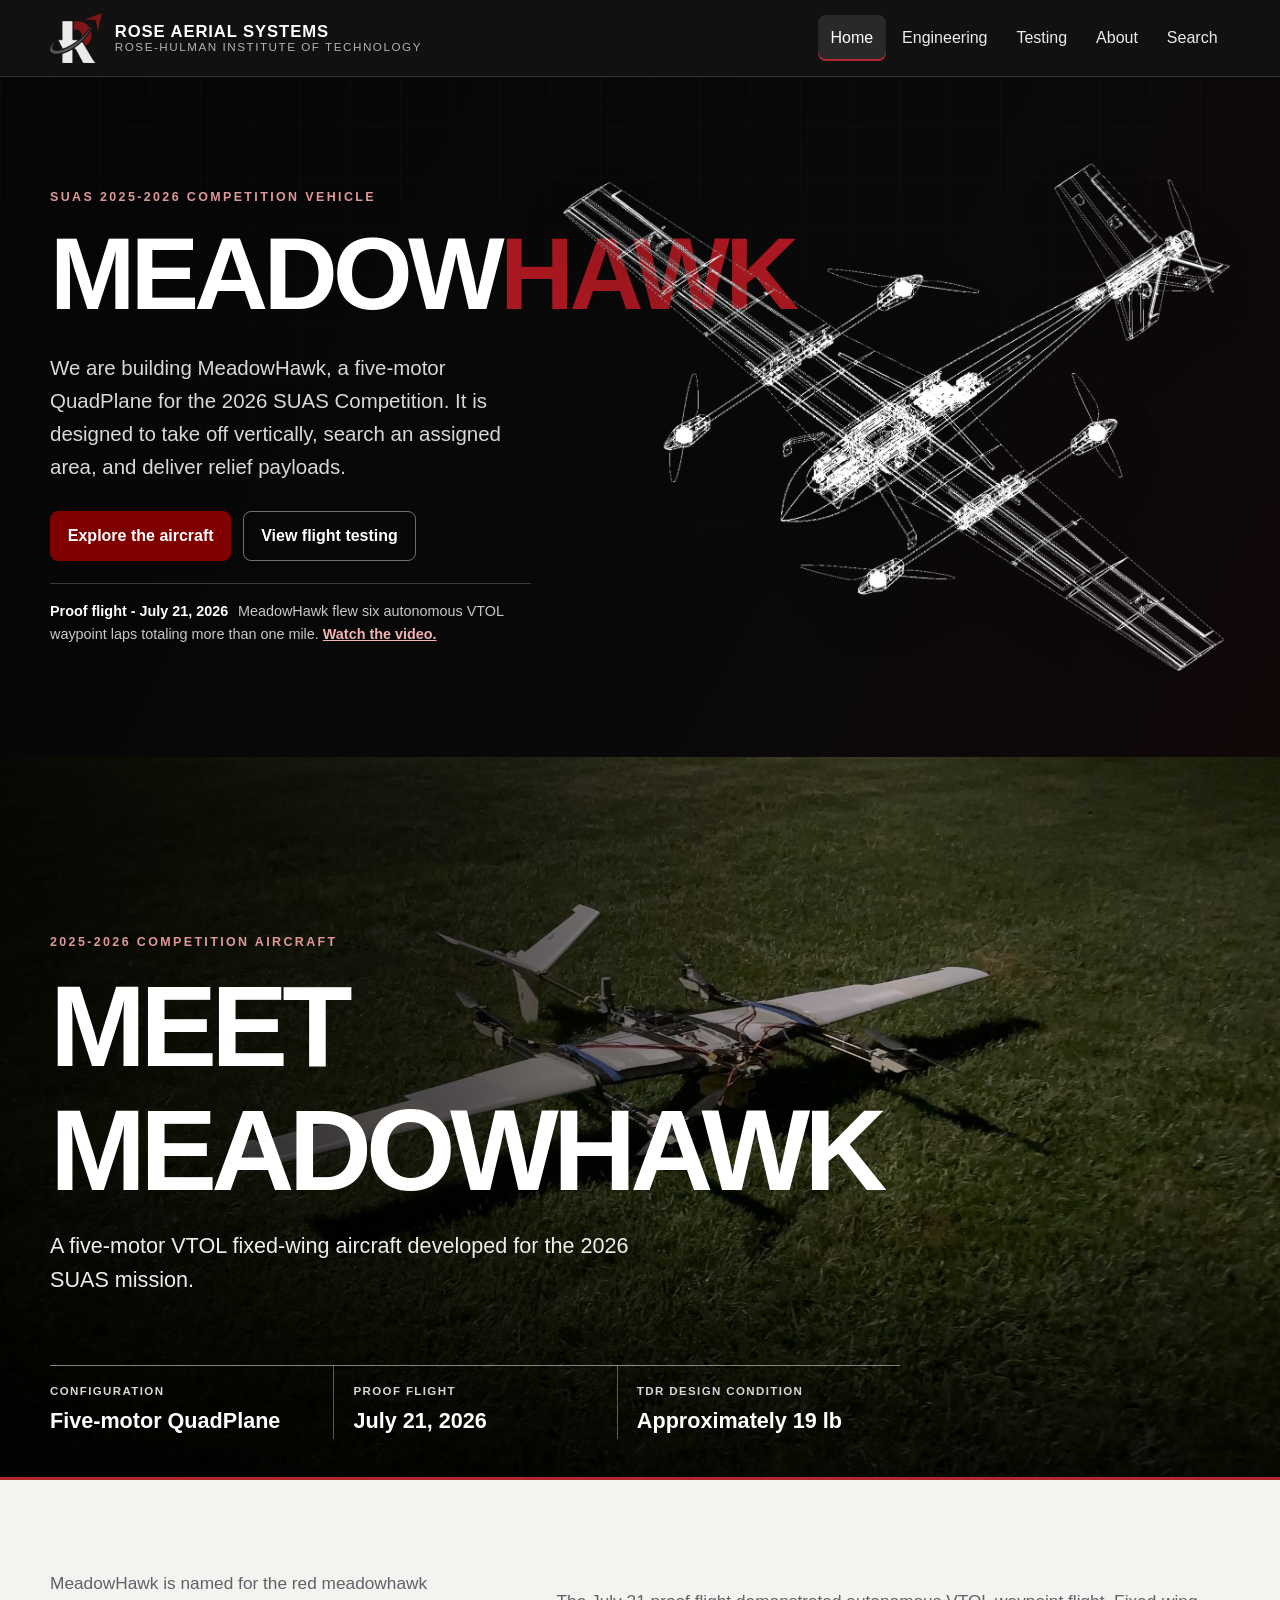
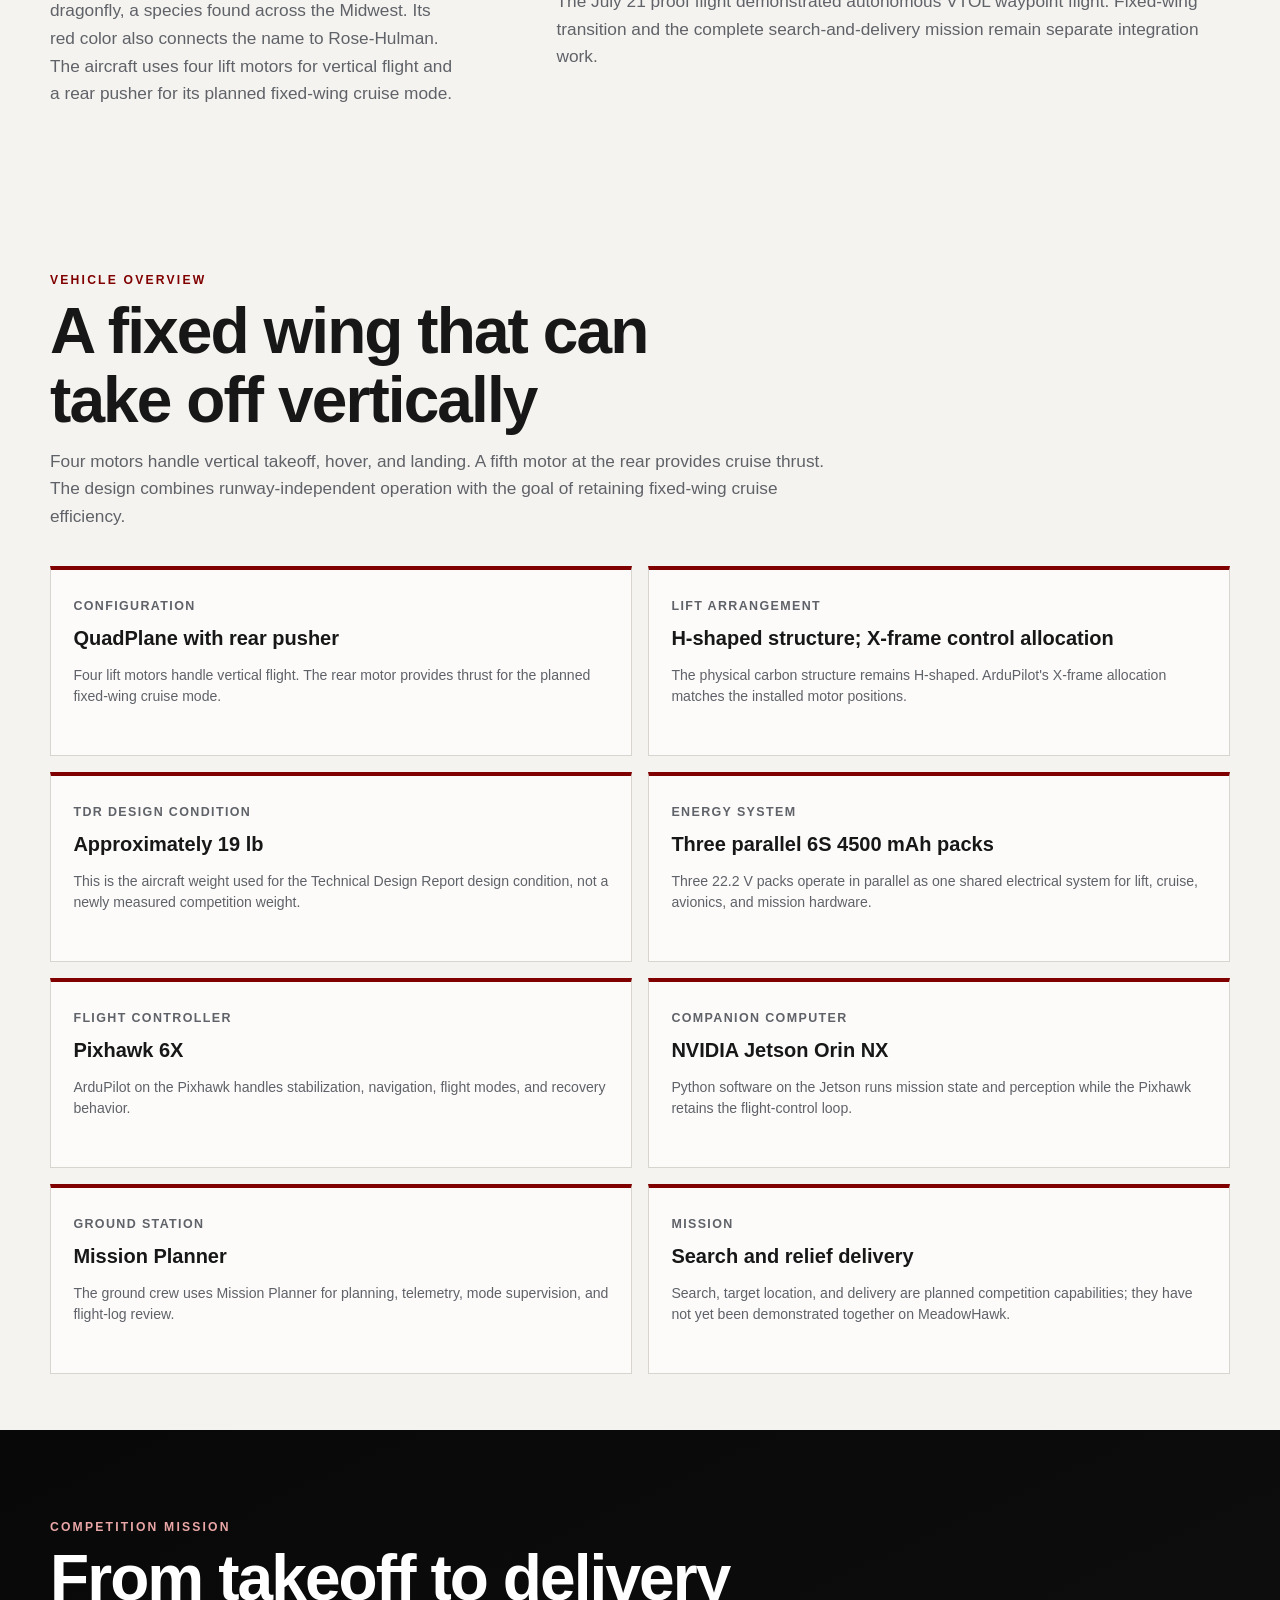
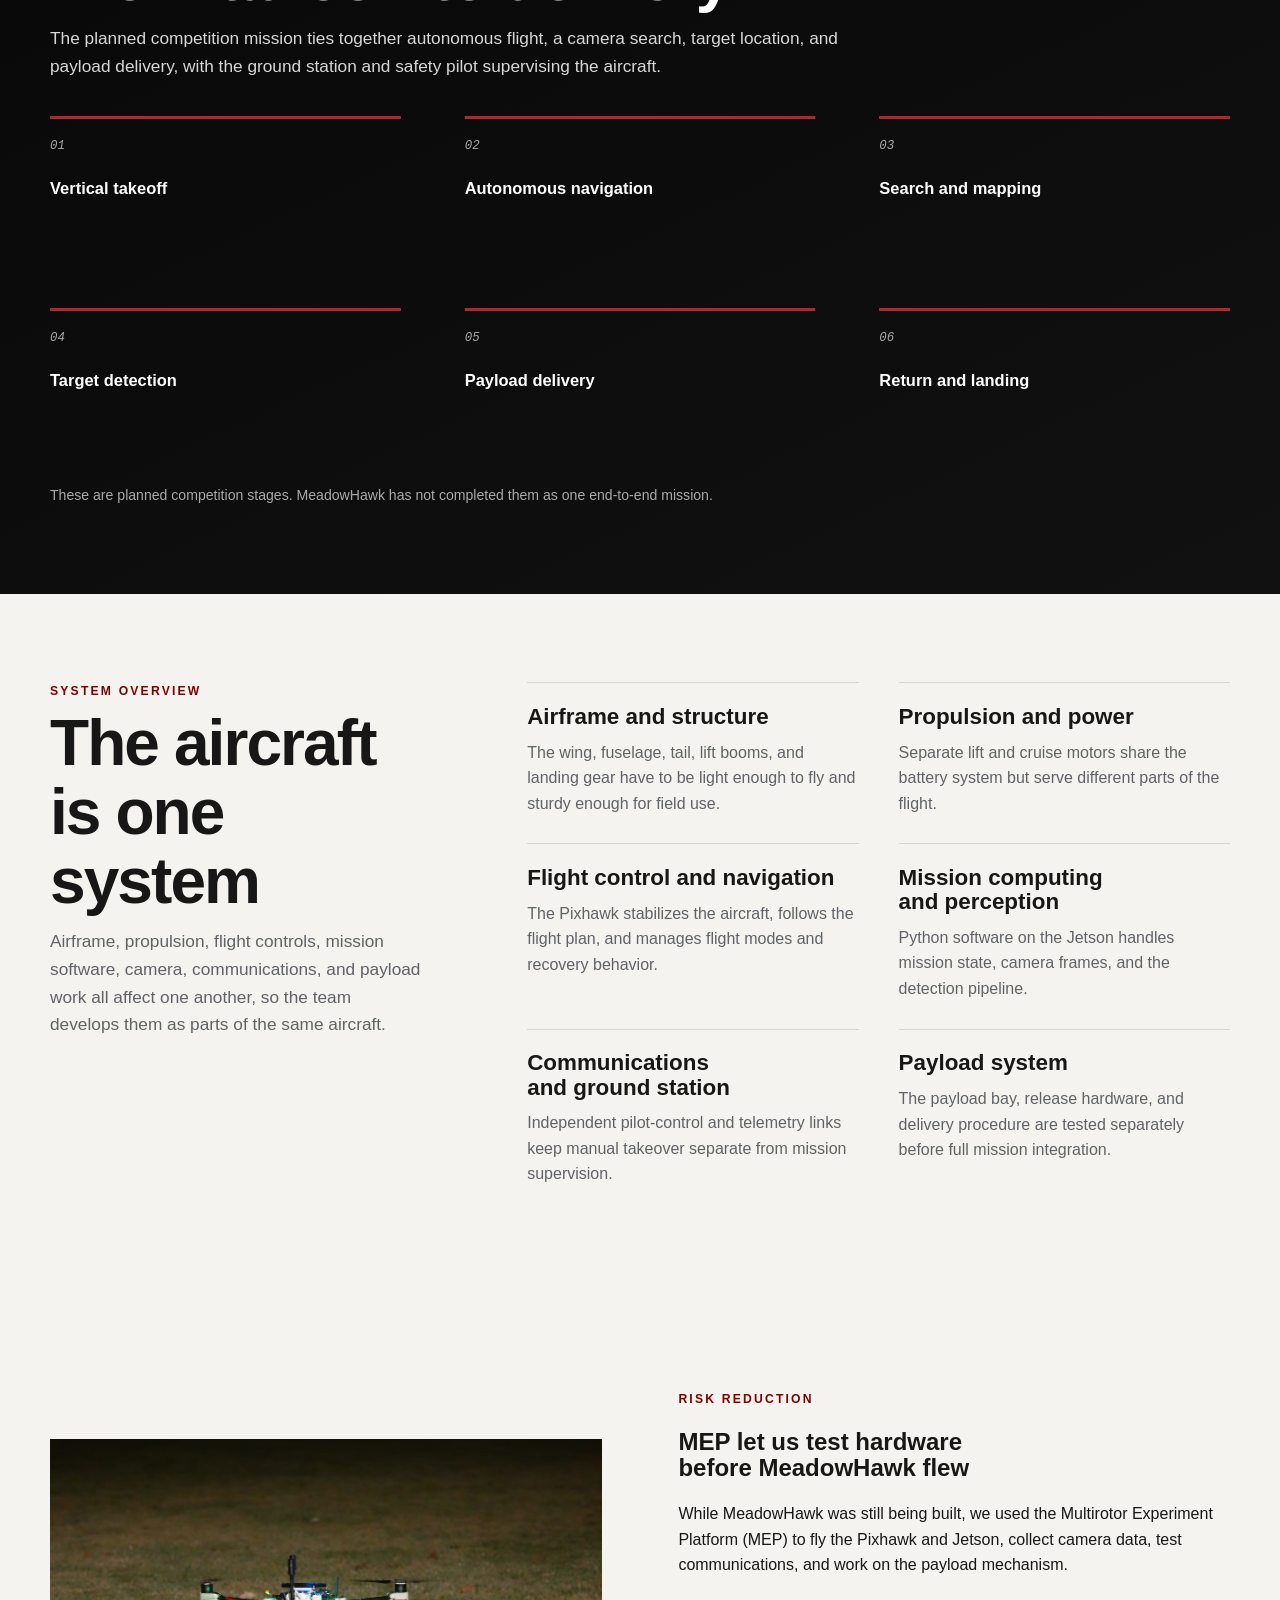
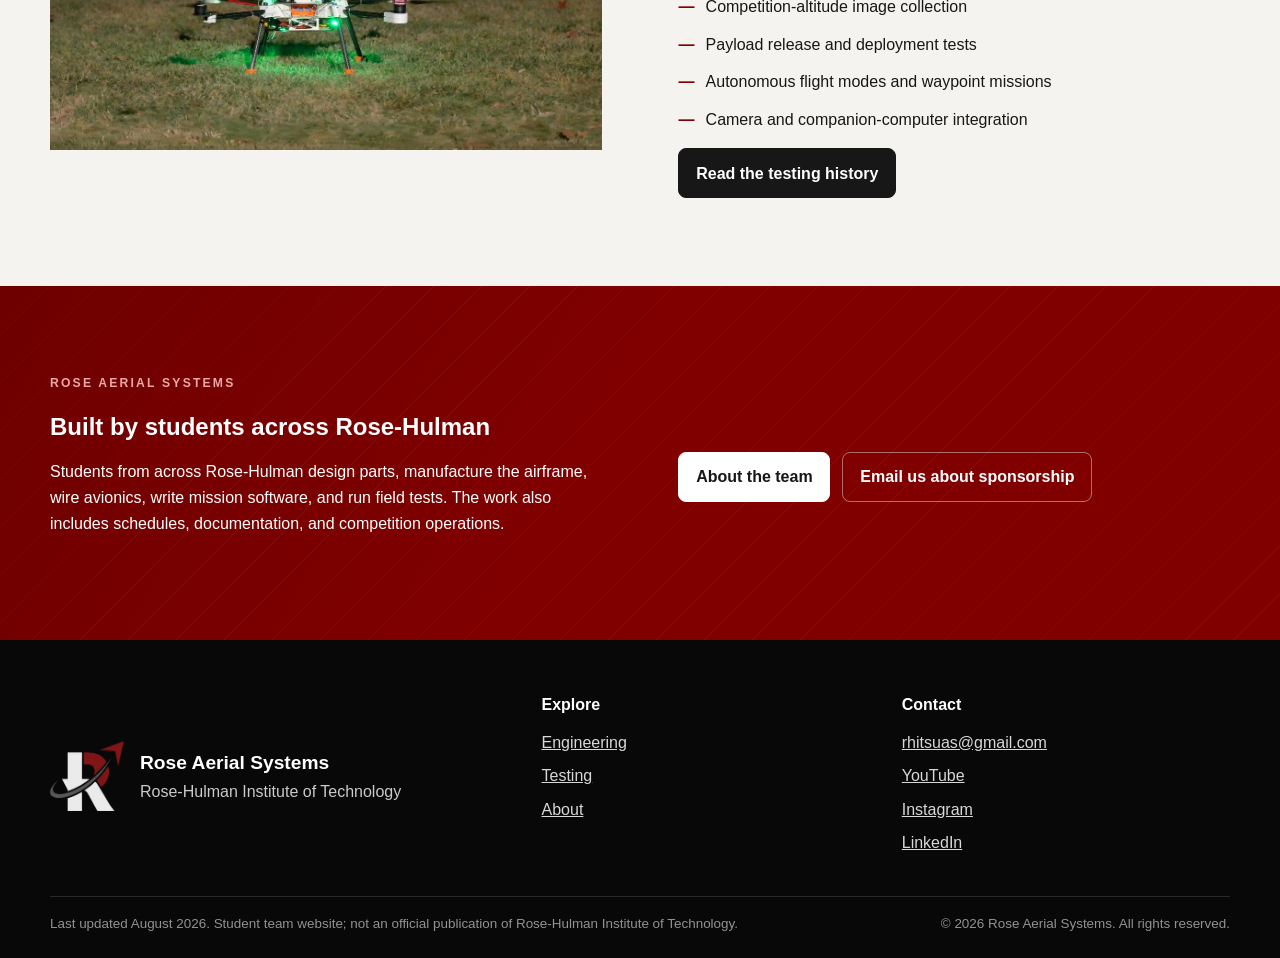
<file: index.html>
<!doctype html>
<html lang="en">
<head>
  <meta charset="utf-8">
  <meta name="viewport" content="width=device-width, initial-scale=1">
  <meta name="description" content="Rose Aerial Systems is Rose-Hulman Institute of Technology's student research and competition team for unmanned aircraft and autonomous flight.">
  <meta name="theme-color" content="#080808">
  <title>Rose Aerial Systems | MeadowHawk</title>
  <link rel="icon" href="assets/img/favicon.png">
  <link rel="manifest" href="site.webmanifest">
  <link rel="stylesheet" href="assets/css/styles.css?v=20260808d">
  <script src="assets/js/config.js?v=20260808d" defer></script>
  <script src="assets/js/site.js?v=20260808d" defer></script>
</head>
<body data-page="home">
  <a class="skip-link" href="#main-content">Skip to main content</a>

  <header class="site-header">
    <div class="header-inner">
      <a class="brand" href="index.html" aria-label="Rose Aerial Systems home">
        <img src="assets/img/logo-mark.png" alt="" width="52" height="49">
        <span class="brand-text">
          <strong>Rose Aerial Systems</strong>
          <span>Rose-Hulman Institute of Technology</span>
        </span>
      </a>
      <button class="nav-toggle" type="button" aria-expanded="false" aria-controls="main-navigation" data-nav-toggle>Menu</button>
      <nav class="main-nav" id="main-navigation" aria-label="Primary" data-main-nav>
        <a href="index.html" data-nav="home">Home</a>
        <a href="engineering.html" data-nav="engineering">Engineering</a>
        <a href="testing.html" data-nav="testing">Testing</a>
        <a href="team.html" data-nav="team">About</a>
        <button class="search-button" type="button" data-open-search aria-label="Search this website" aria-keyshortcuts="/" title="Search this website (press /)">Search</button>
      </nav>
    </div>
  </header>

  <main id="main-content">
    <section class="hero" aria-labelledby="hero-title">
      <div class="hero-inner">
        <div class="hero-copy">
          <p class="eyebrow">SUAS <span data-config="season">2025-2026</span> Competition Vehicle</p>
          <h1 id="hero-title">Meadow<span class="accent">Hawk</span></h1>
          <p class="hero-lede">We are building MeadowHawk, a five-motor QuadPlane for the 2026 SUAS Competition. It is designed to take off vertically, search an assigned area, and deliver relief payloads.</p>
          <div class="hero-actions">
            <a class="button" href="engineering.html">Explore the aircraft</a>
            <a class="button secondary" href="testing.html#proof-flight">View flight testing</a>
          </div>
          <p class="hero-proof"><strong>Proof flight - July 21, 2026</strong> MeadowHawk flew six autonomous VTOL waypoint laps totaling more than one mile. <a href="#" data-config-href="proofFlightUrl" data-optional-link hidden>Watch the video.</a></p>
        </div>
        <div class="hero-art">
          <img src="assets/img/aircraft-wireframe.png" alt="CAD wireframe view of the MeadowHawk VTOL fixed-wing aircraft" width="1455" height="1107">
        </div>
      </div>
    </section>

    <section class="vehicle-story" id="meadowhawk" aria-labelledby="meadowhawk-title">
      <div class="vehicle-spread">
        <img src="assets/img/meadowhawk-field-spread.jpg" alt="MeadowHawk fully assembled on a grass field during nighttime testing" width="1920" height="1080" loading="eager">
        <div class="vehicle-spread-shade" aria-hidden="true"></div>
        <div class="vehicle-spread-heading">
          <p class="eyebrow">2025-2026 competition aircraft</p>
          <h2 id="meadowhawk-title">Meet MeadowHawk</h2>
          <p>A five-motor VTOL fixed-wing aircraft developed for the 2026 SUAS mission.</p>
        </div>
        <dl class="vehicle-spread-facts">
          <div><dt>Configuration</dt><dd>Five-motor QuadPlane</dd></div>
          <div><dt>Proof flight</dt><dd>July 21, 2026</dd></div>
          <div><dt>TDR design condition</dt><dd>Approximately 19 lb</dd></div>
        </dl>
      </div>
      <div class="container vehicle-intro">
        <p>MeadowHawk is named for the red meadowhawk dragonfly, a species found across the Midwest. Its red color also connects the name to Rose-Hulman. The aircraft uses four lift motors for vertical flight and a rear pusher for its planned fixed-wing cruise mode.</p>
        <p>The July 21 proof flight demonstrated autonomous VTOL waypoint flight. Fixed-wing transition and the complete search-and-delivery mission remain separate integration work.</p>
      </div>
    </section>

    <section class="section compact" id="aircraft" aria-labelledby="aircraft-title">
      <div class="container">
        <div class="section-heading">
          <span class="kicker">Vehicle overview</span>
          <h2 id="aircraft-title">A fixed wing that can take off vertically</h2>
          <p>Four motors handle vertical takeoff, hover, and landing. A fifth motor at the rear provides cruise thrust. The design combines runway-independent operation with the goal of retaining fixed-wing cruise efficiency.</p>
        </div>
        <div class="spec-grid">
          <article class="spec" tabindex="0">
            <span class="spec-label">Configuration</span><strong class="spec-value">QuadPlane with rear pusher</strong>
            <p class="spec-detail">Four lift motors handle vertical flight. The rear motor provides thrust for the planned fixed-wing cruise mode.</p>
          </article>
          <article class="spec" tabindex="0">
            <span class="spec-label">Lift arrangement</span><strong class="spec-value">H-shaped structure; X-frame control allocation</strong>
            <p class="spec-detail">The physical carbon structure remains H-shaped. ArduPilot's X-frame allocation matches the installed motor positions.</p>
          </article>
          <article class="spec" tabindex="0">
            <span class="spec-label">TDR design condition</span><strong class="spec-value" data-config="designWeight">Approximately 19 lb</strong>
            <p class="spec-detail">This is the aircraft weight used for the Technical Design Report design condition, not a newly measured competition weight.</p>
          </article>
          <article class="spec" tabindex="0">
            <span class="spec-label">Energy system</span><strong class="spec-value">Three parallel 6S 4500 mAh packs</strong>
            <p class="spec-detail">Three 22.2 V packs operate in parallel as one shared electrical system for lift, cruise, avionics, and mission hardware.</p>
          </article>
          <article class="spec" tabindex="0">
            <span class="spec-label">Flight controller</span><strong class="spec-value">Pixhawk 6X</strong>
            <p class="spec-detail">ArduPilot on the Pixhawk handles stabilization, navigation, flight modes, and recovery behavior.</p>
          </article>
          <article class="spec" tabindex="0">
            <span class="spec-label">Companion computer</span><strong class="spec-value">NVIDIA Jetson Orin NX</strong>
            <p class="spec-detail">Python software on the Jetson runs mission state and perception while the Pixhawk retains the flight-control loop.</p>
          </article>
          <article class="spec" tabindex="0">
            <span class="spec-label">Ground station</span><strong class="spec-value">Mission Planner</strong>
            <p class="spec-detail">The ground crew uses Mission Planner for planning, telemetry, mode supervision, and flight-log review.</p>
          </article>
          <article class="spec" tabindex="0">
            <span class="spec-label">Mission</span><strong class="spec-value">Search and relief delivery</strong>
            <p class="spec-detail">Search, target location, and delivery are planned competition capabilities; they have not yet been demonstrated together on MeadowHawk.</p>
          </article>
        </div>
      </div>
    </section>

    <section class="section dark" id="mission" aria-labelledby="mission-title">
      <div class="container">
        <div class="section-heading">
          <span class="kicker">Competition mission</span>
          <h2 id="mission-title">From takeoff to delivery</h2>
          <p>The planned competition mission ties together autonomous flight, a camera search, target location, and payload delivery, with the ground station and safety pilot supervising the aircraft.</p>
        </div>
        <ol class="mission-flow" aria-label="Planned competition mission stages">
          <li class="mission-step" tabindex="0"><span class="mission-number">01</span><strong>Vertical takeoff</strong><p>Launch and climb under QuadPlane VTOL control.</p></li>
          <li class="mission-step" tabindex="0"><span class="mission-number">02</span><strong>Autonomous navigation</strong><p>Follow the planned waypoint route under safety-pilot supervision.</p></li>
          <li class="mission-step" tabindex="0"><span class="mission-number">03</span><strong>Search and mapping</strong><p>Enter the assigned area and collect mission imagery.</p></li>
          <li class="mission-step" tabindex="0"><span class="mission-number">04</span><strong>Target detection</strong><p>Process imagery and estimate the target's location.</p></li>
          <li class="mission-step" tabindex="0"><span class="mission-number">05</span><strong>Payload delivery</strong><p>Navigate to the delivery point and command the selected release.</p></li>
          <li class="mission-step" tabindex="0"><span class="mission-number">06</span><strong>Return and landing</strong><p>Return home and recover in vertical flight.</p></li>
        </ol>
        <p class="mission-note">These are planned competition stages. MeadowHawk has not completed them as one end-to-end mission.</p>
      </div>
    </section>

    <section class="section" aria-labelledby="systems-title">
      <div class="container systems-layout">
        <div class="section-heading">
          <span class="kicker">System overview</span>
          <h2 id="systems-title">The aircraft is one system</h2>
          <p>Airframe, propulsion, flight controls, mission software, camera, communications, and payload work all affect one another, so the team develops them as parts of the same aircraft.</p>
        </div>
        <div class="systems-grid">
          <article class="system-item">
            <a href="engineering.html#airframe"><h3>Airframe and structure</h3></a>
            <p>The wing, fuselage, tail, lift booms, and landing gear have to be light enough to fly and sturdy enough for field use.</p>
          </article>
          <article class="system-item">
            <a href="engineering.html#propulsion"><h3>Propulsion and power</h3></a>
            <p>Separate lift and cruise motors share the battery system but serve different parts of the flight.</p>
          </article>
          <article class="system-item">
            <a href="engineering.html#flight-control"><h3>Flight control and navigation</h3></a>
            <p>The Pixhawk stabilizes the aircraft, follows the flight plan, and manages flight modes and recovery behavior.</p>
          </article>
          <article class="system-item">
            <a href="engineering.html#mission-computing"><h3>Mission computing and perception</h3></a>
            <p>Python software on the Jetson handles mission state, camera frames, and the detection pipeline.</p>
          </article>
          <article class="system-item">
            <a href="engineering.html#communications"><h3>Communications and ground station</h3></a>
            <p>Independent pilot-control and telemetry links keep manual takeover separate from mission supervision.</p>
          </article>
          <article class="system-item">
            <a href="engineering.html#payload"><h3>Payload system</h3></a>
            <p>The payload bay, release hardware, and delivery procedure are tested separately before full mission integration.</p>
          </article>
        </div>
      </div>
    </section>

    <section class="section" aria-labelledby="evidence-title">
      <div class="container split">
        <div class="media-frame">
          <img src="assets/img/mep-flight.jpg" alt="Rose Aerial Systems Multirotor Experiment Platform operating during a field test at night" width="1200" height="677" loading="lazy">
        </div>
        <div>
          <span class="kicker">Risk reduction</span>
          <h2 id="evidence-title">MEP let us test hardware before MeadowHawk flew</h2>
          <p>While MeadowHawk was still being built, we used the Multirotor Experiment Platform (MEP) to fly the Pixhawk and Jetson, collect camera data, test communications, and work on the payload mechanism.</p>
          <ul class="check-list">
            <li>Competition-altitude image collection</li>
            <li>Payload release and deployment tests</li>
            <li>Autonomous flight modes and waypoint missions</li>
            <li>Camera and companion-computer integration</li>
          </ul>
          <a class="button dark" href="testing.html">Read the testing history</a>
        </div>
      </div>
    </section>

    <section class="section rose" aria-labelledby="team-cta-title">
      <div class="container split">
        <div>
          <span class="kicker">Rose Aerial Systems</span>
          <h2 id="team-cta-title">Built by students across Rose-Hulman</h2>
          <p>Students from across Rose-Hulman design parts, manufacture the airframe, wire avionics, write mission software, and run field tests. The work also includes schedules, documentation, and competition operations.</p>
        </div>
        <div class="button-row">
          <a class="button light" href="team.html">About the team</a>
          <a class="button secondary" href="mailto:rhitsuas@gmail.com?subject=Rose%20Aerial%20Systems%20sponsorship%20inquiry" data-email-link data-email-label="Email us about sponsorship" data-email-subject="sponsorshipSubject">Email us about sponsorship</a>
        </div>
      </div>
    </section>
  </main>

  <footer class="site-footer">
    <div class="container">
      <div class="footer-grid">
        <div class="footer-brand">
          <img src="assets/img/logo-mark.png" alt="" width="74" height="70">
          <div><strong>Rose Aerial Systems</strong><span>Rose-Hulman Institute of Technology</span></div>
        </div>
        <div class="footer-links">
          <h2>Explore</h2>
          <a href="engineering.html">Engineering</a>
          <a href="testing.html">Testing</a>
          <a href="team.html">About</a>
        </div>
        <div class="footer-links">
          <h2>Contact</h2>
          <a href="mailto:rhitsuas@gmail.com" data-email-link>rhitsuas@gmail.com</a>
          <a href="#" data-config-href="githubUrl" data-optional-link hidden>GitHub</a>
          <a href="#" data-config-href="youtubeUrl" data-optional-link hidden>YouTube</a>
          <a href="#" data-config-href="instagramUrl" data-optional-link hidden>Instagram</a>
          <a href="#" data-config-href="linkedinUrl" data-optional-link hidden>LinkedIn</a>
        </div>
      </div>
      <div class="footer-bottom"><span>Last updated <span data-config="lastUpdated">August 2026</span>. Student team website; not an official publication of Rose-Hulman Institute of Technology.</span><span>&copy; <span data-config="copyrightYear">2026</span> Rose Aerial Systems. All rights reserved.</span></div>
    </div>
  </footer>

  <dialog class="search-dialog" data-search-dialog aria-labelledby="search-title">
    <div class="search-header">
      <label id="search-title" for="site-search"><strong>Search this website</strong></label>
      <input id="site-search" type="search" placeholder="Try payload, SITL, or Pixhawk" data-search-input>
      <button class="search-close" type="button" data-close-search aria-label="Close search">&times;</button>
    </div>
    <ul class="search-results" data-search-results></ul>
  </dialog>
</body>
</html>
</file>
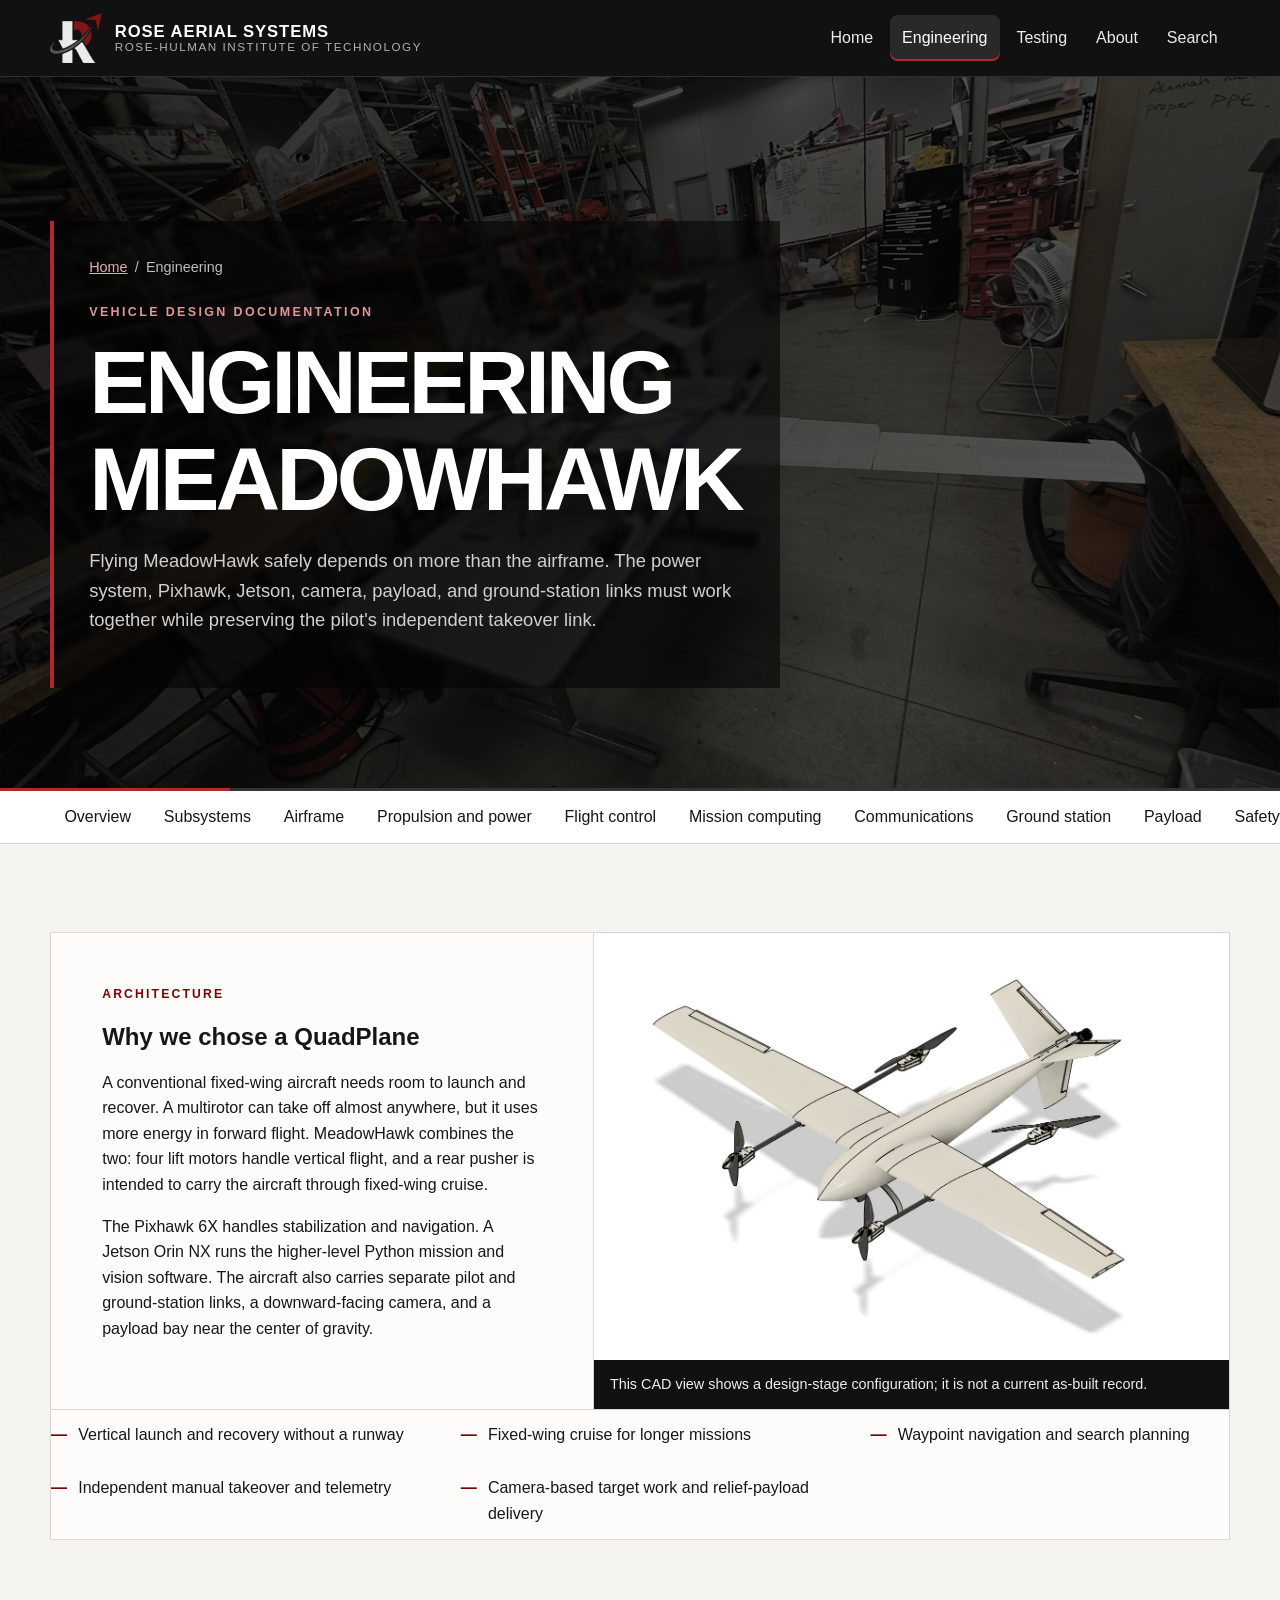
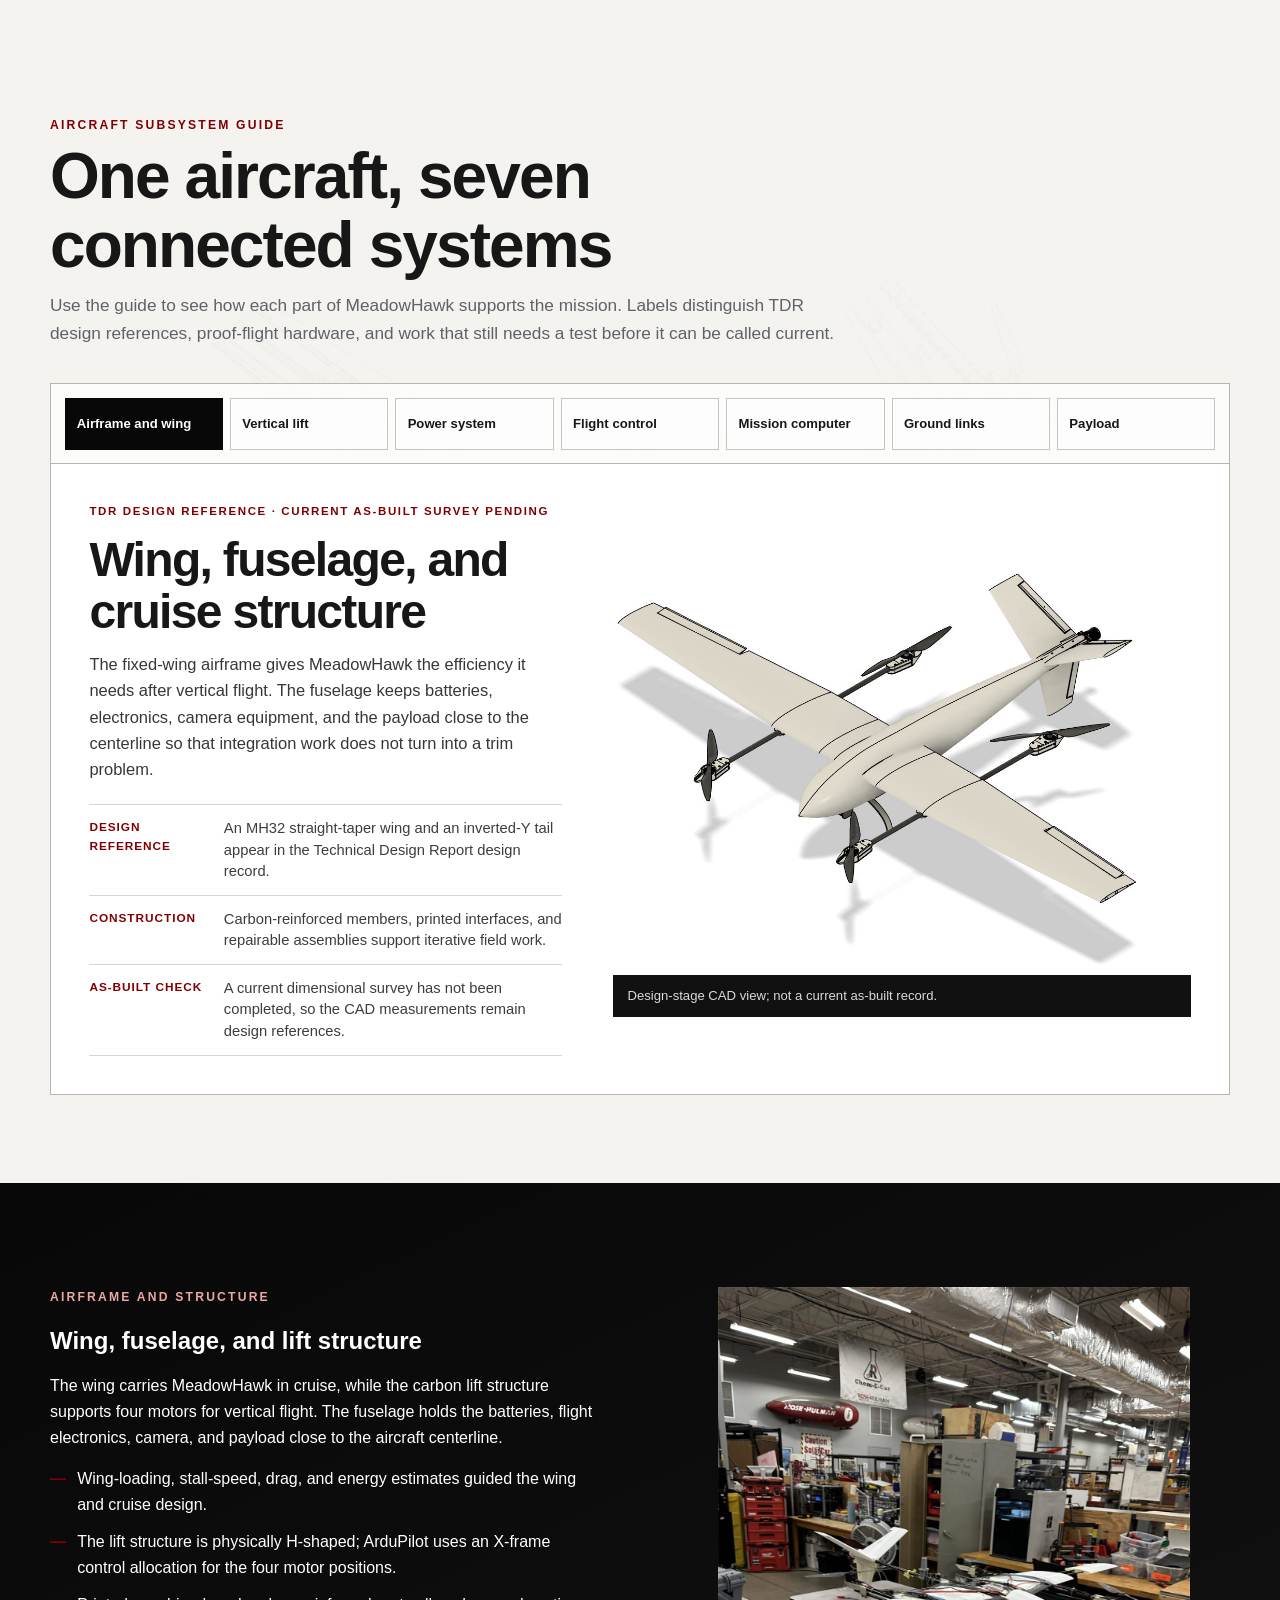
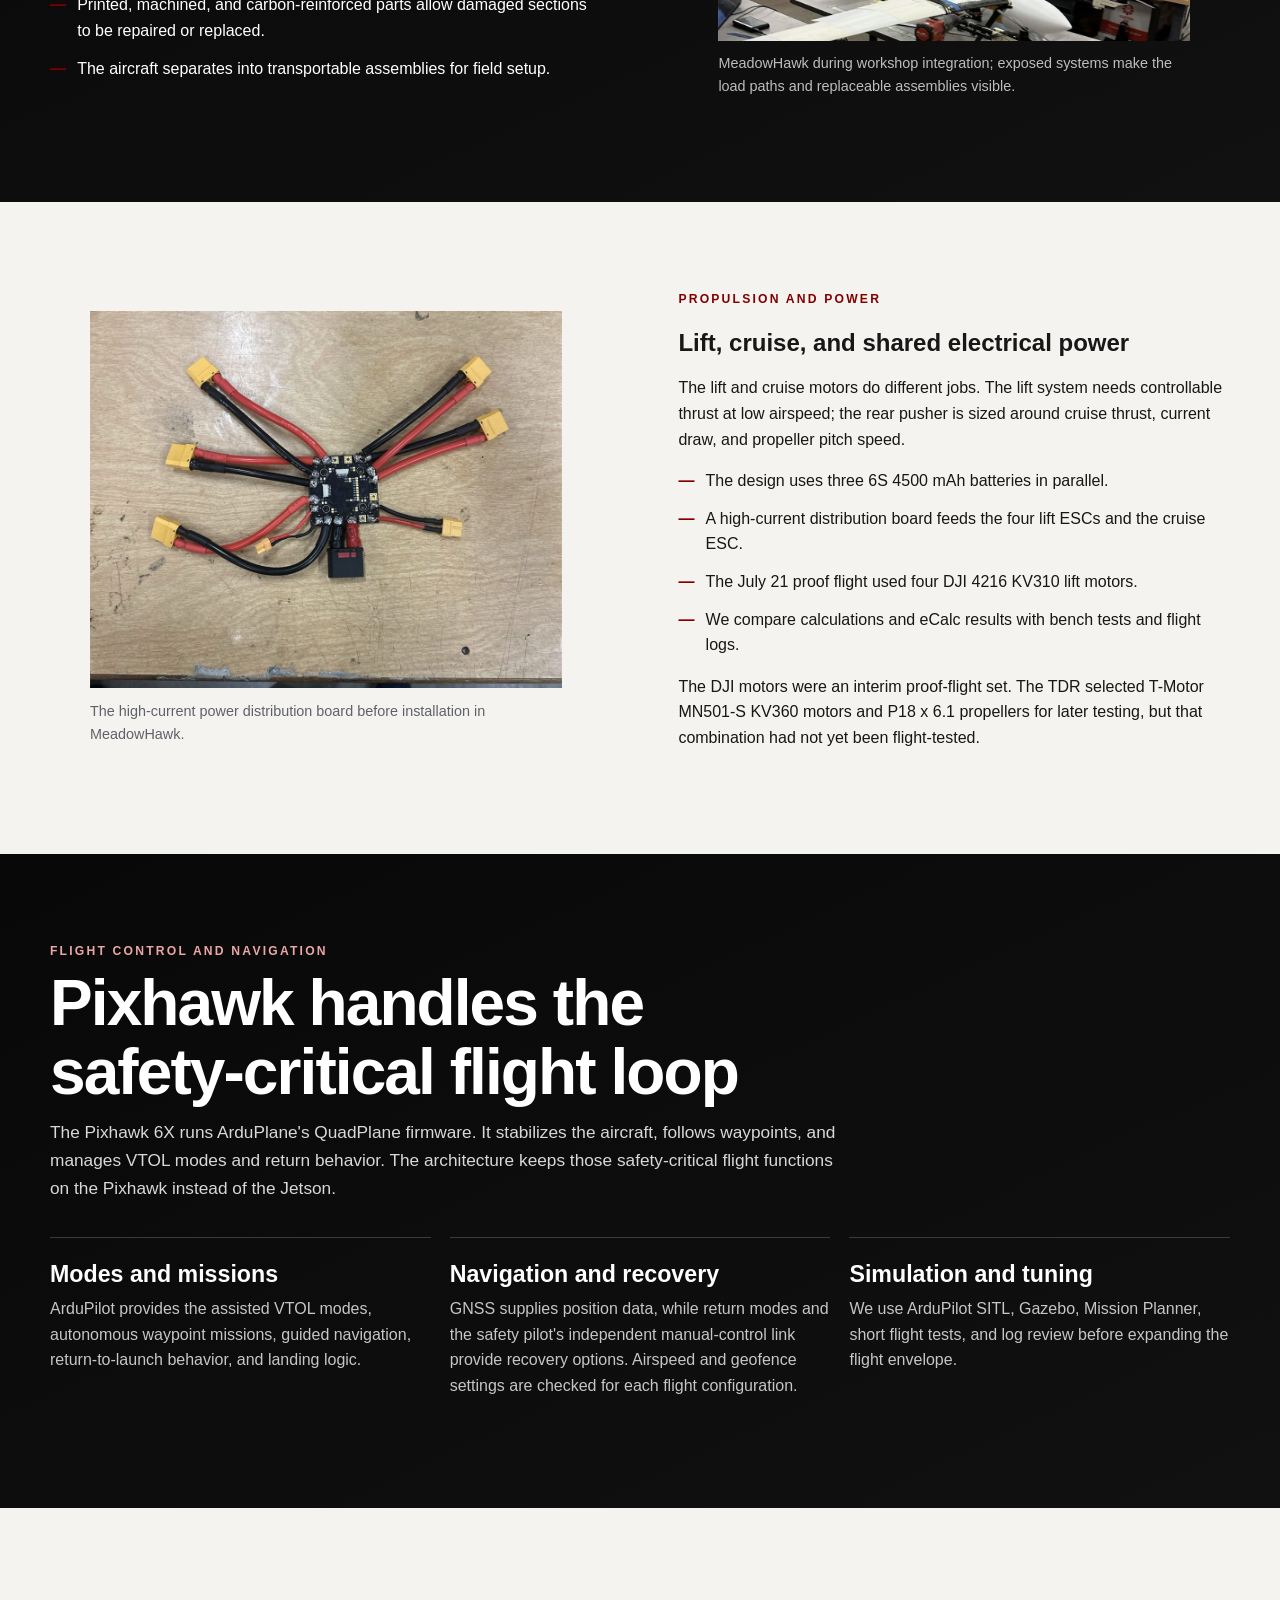
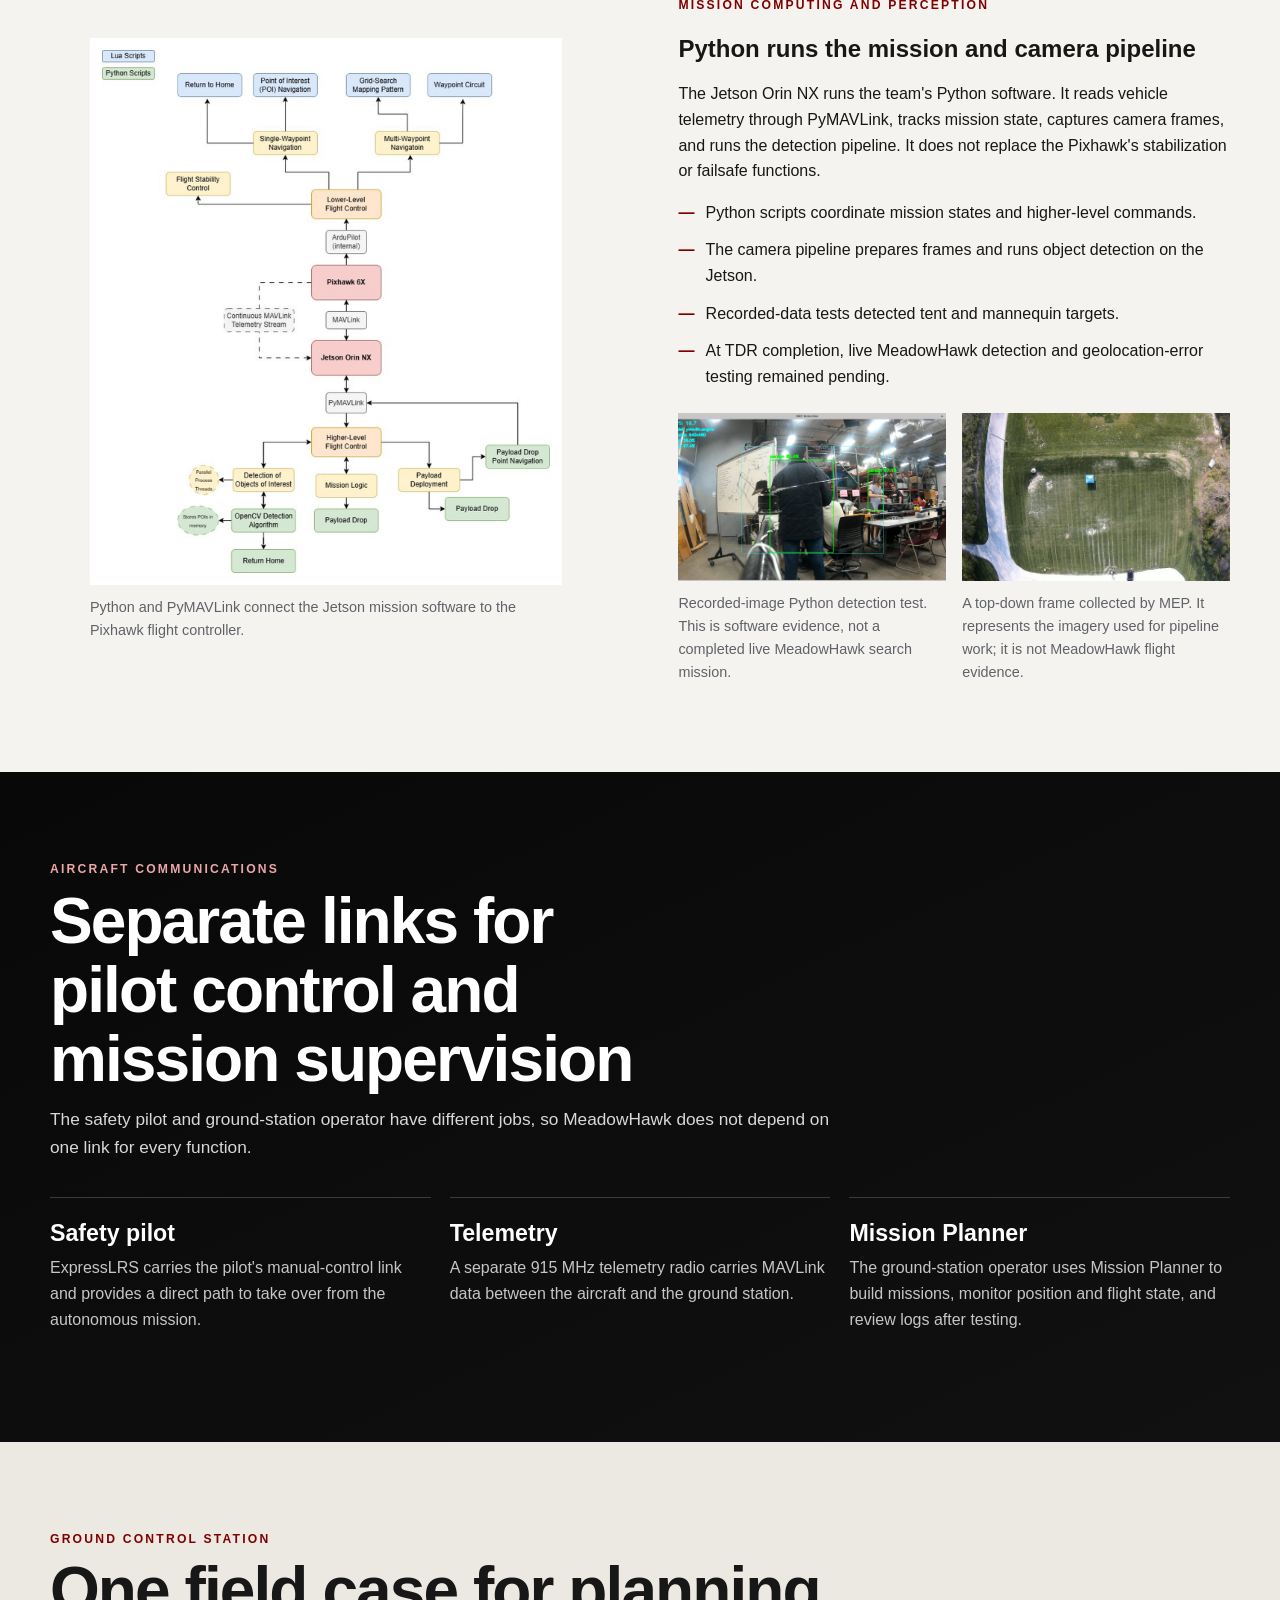
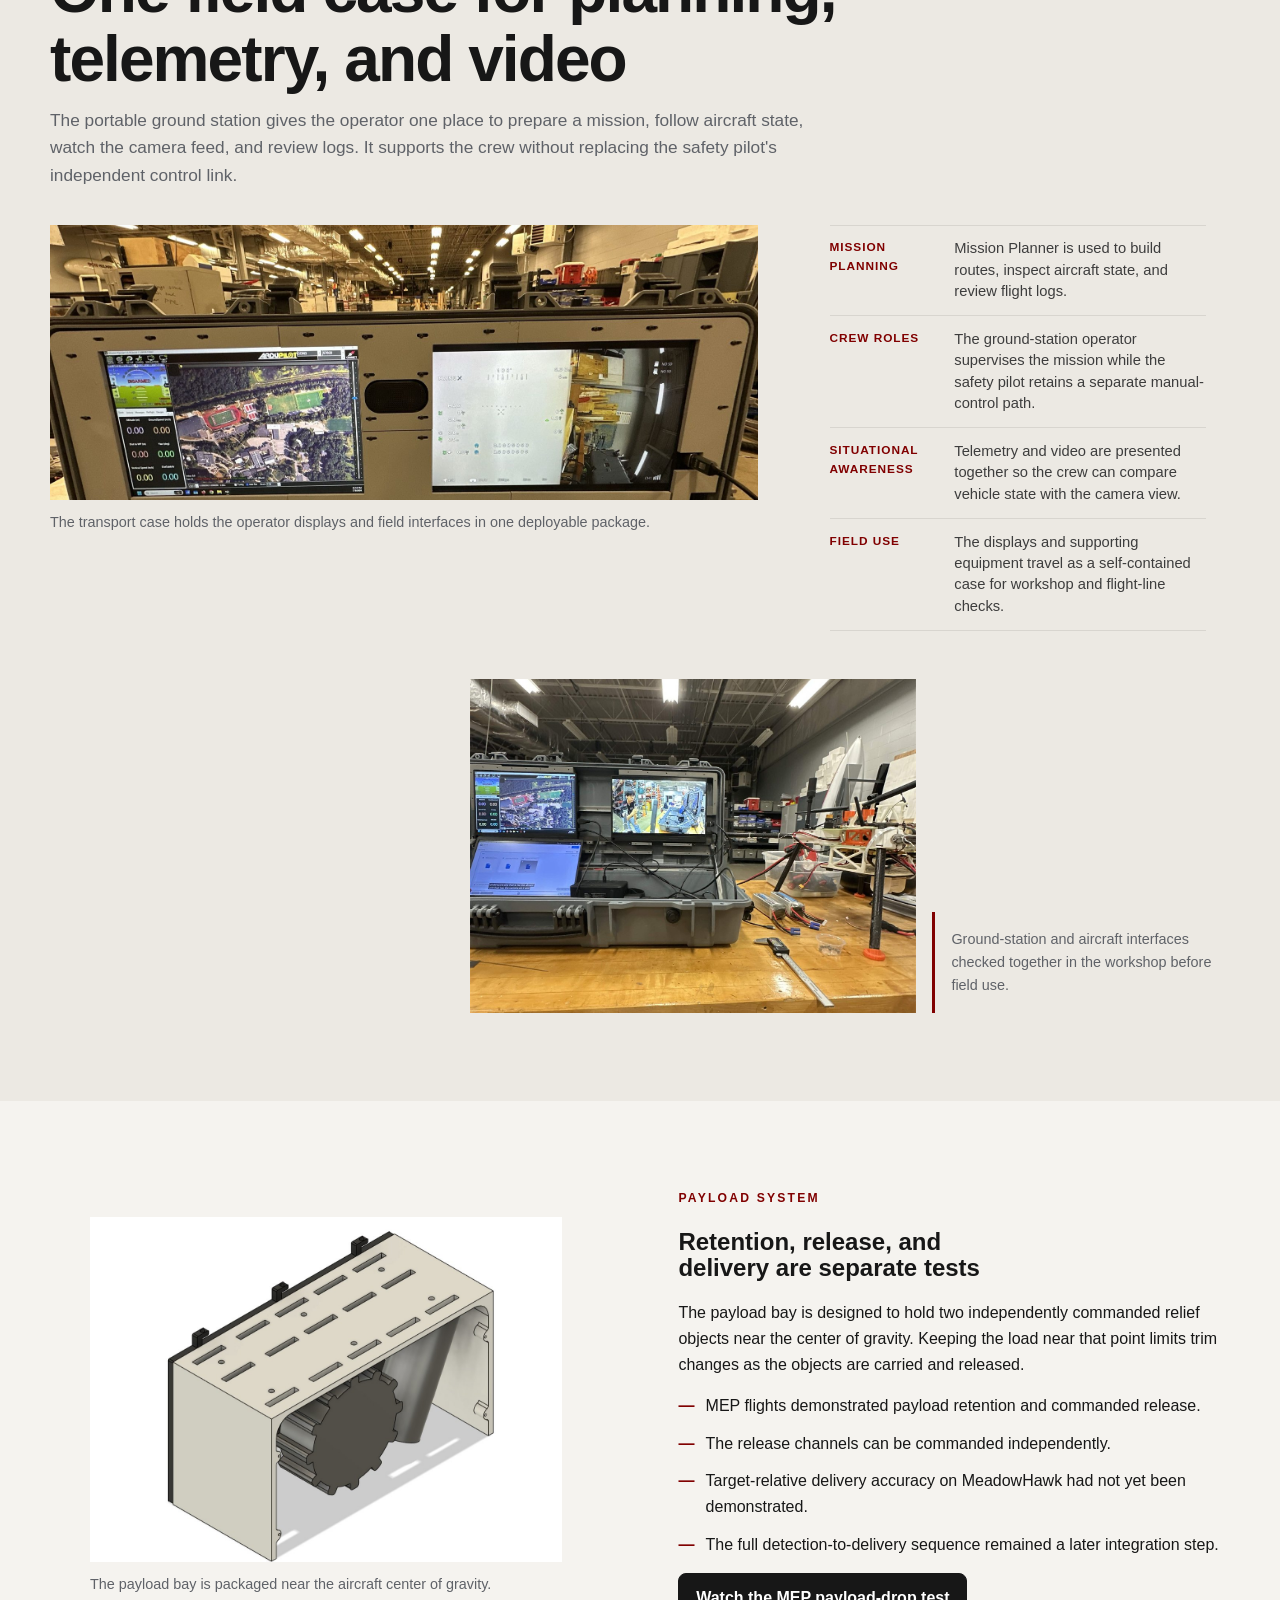
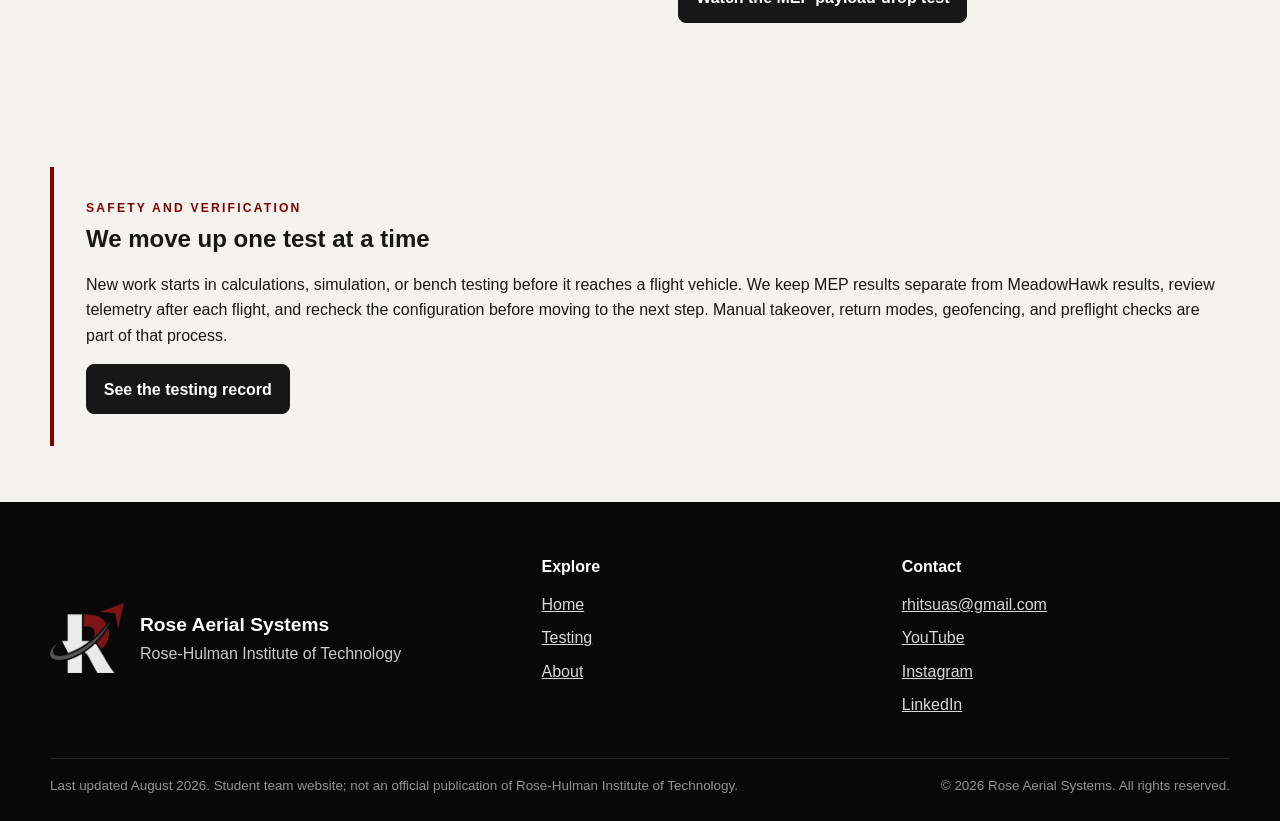
<file: engineering.html>
<!doctype html>
<html lang="en">
<head>
  <meta charset="utf-8">
  <meta name="viewport" content="width=device-width, initial-scale=1">
  <meta name="description" content="How Rose Aerial Systems designed and tested MeadowHawk for the 2026 SUAS Competition.">
  <meta name="theme-color" content="#080808">
  <title>Engineering | Rose Aerial Systems</title>
  <link rel="icon" href="assets/img/favicon.png">
  <link rel="manifest" href="site.webmanifest">
  <link rel="stylesheet" href="assets/css/styles.css?v=20260808d">
  <script src="assets/js/config.js?v=20260808d" defer></script>
  <script src="assets/js/site.js?v=20260808d" defer></script>
</head>
<body data-page="engineering">
  <a class="skip-link" href="#main-content">Skip to main content</a>
  <header class="site-header">
    <div class="header-inner">
      <a class="brand" href="index.html" aria-label="Rose Aerial Systems home">
        <img src="assets/img/logo-mark.png" alt="" width="52" height="49">
        <span class="brand-text"><strong>Rose Aerial Systems</strong><span>Rose-Hulman Institute of Technology</span></span>
      </a>
      <button class="nav-toggle" type="button" aria-expanded="false" aria-controls="main-navigation" data-nav-toggle>Menu</button>
      <nav class="main-nav" id="main-navigation" aria-label="Primary" data-main-nav>
        <a href="index.html" data-nav="home">Home</a>
        <a href="engineering.html" data-nav="engineering">Engineering</a>
        <a href="testing.html" data-nav="testing">Testing</a>
        <a href="team.html" data-nav="team">About</a>
        <button class="search-button" type="button" data-open-search aria-label="Search this website" aria-keyshortcuts="/" title="Search this website (press /)">Search</button>
      </nav>
    </div>
  </header>

  <main id="main-content">
    <section class="page-hero engineering-hero">
      <img class="engineering-hero-image" src="assets/img/meadowhawk-workshop-hero.jpg" alt="" width="1920" height="1440" fetchpriority="high">
      <div class="container engineering-hero-content">
        <div class="engineering-hero-copy">
          <nav class="breadcrumb" aria-label="Breadcrumb"><a href="index.html">Home</a><span aria-hidden="true">/</span><span>Engineering</span></nav>
          <p class="eyebrow">Vehicle design documentation</p>
          <h1>Engineering MeadowHawk</h1>
          <p>Flying MeadowHawk safely depends on more than the airframe. The power system, Pixhawk, Jetson, camera, payload, and ground-station links must work together while preserving the pilot's independent takeover link.</p>
        </div>
      </div>
    </section>

    <nav class="subnav" aria-label="Engineering sections">
      <div class="container">
        <a href="#overview">Overview</a>
        <a href="#subsystems">Subsystems</a>
        <a href="#airframe">Airframe</a>
        <a href="#propulsion">Propulsion and power</a>
        <a href="#flight-control">Flight control</a>
        <a href="#mission-computing">Mission computing</a>
        <a href="#communications">Communications</a>
        <a href="#gcs">Ground station</a>
        <a href="#payload">Payload</a>
        <a href="#safety">Safety</a>
      </div>
    </nav>

    <section class="section engineering-overview" id="overview" aria-labelledby="overview-title">
      <div class="container quadplane-layout">
        <div class="quadplane-copy">
          <span class="kicker">Architecture</span>
          <h2 id="overview-title">Why we chose a QuadPlane</h2>
          <p>A conventional fixed-wing aircraft needs room to launch and recover. A multirotor can take off almost anywhere, but it uses more energy in forward flight. MeadowHawk combines the two: four lift motors handle vertical flight, and a rear pusher is intended to carry the aircraft through fixed-wing cruise.</p>
          <p>The Pixhawk 6X handles stabilization and navigation. A Jetson Orin NX runs the higher-level Python mission and vision software. The aircraft also carries separate pilot and ground-station links, a downward-facing camera, and a payload bay near the center of gravity.</p>
        </div>
        <figure class="quadplane-figure">
          <img src="assets/img/meadowhawk-cad.jpg" alt="CAD rendering of the MeadowHawk QuadPlane configuration" width="1350" height="837">
          <figcaption class="caption">This CAD view shows a design-stage configuration; it is not a current as-built record.</figcaption>
        </figure>
        <ul class="check-list quadplane-points">
          <li>Vertical launch and recovery without a runway</li>
          <li>Fixed-wing cruise for longer missions</li>
          <li>Waypoint navigation and search planning</li>
          <li>Independent manual takeover and telemetry</li>
          <li>Camera-based target work and relief-payload delivery</li>
        </ul>
      </div>
    </section>

    <section class="section subsystem-section" id="subsystems" aria-labelledby="subsystems-title">
      <div class="container">
        <div class="section-heading">
          <span class="kicker">Aircraft subsystem guide</span>
          <h2 id="subsystems-title">One aircraft, seven connected systems</h2>
          <p>Use the guide to see how each part of MeadowHawk supports the mission. Labels distinguish TDR design references, proof-flight hardware, and work that still needs a test before it can be called current.</p>
        </div>

        <div class="subsystem-explorer">
          <div class="subsystem-tabs" role="tablist" aria-label="MeadowHawk aircraft subsystems" data-tabs>
            <button class="subsystem-tab" type="button" role="tab" id="tab-airframe" aria-selected="true" aria-controls="panel-airframe" tabindex="0">Airframe and wing</button>
            <button class="subsystem-tab" type="button" role="tab" id="tab-lift" aria-selected="false" aria-controls="panel-lift" tabindex="-1">Vertical lift</button>
            <button class="subsystem-tab" type="button" role="tab" id="tab-power" aria-selected="false" aria-controls="panel-power" tabindex="-1">Power system</button>
            <button class="subsystem-tab" type="button" role="tab" id="tab-flight" aria-selected="false" aria-controls="panel-flight" tabindex="-1">Flight control</button>
            <button class="subsystem-tab" type="button" role="tab" id="tab-computing" aria-selected="false" aria-controls="panel-computing" tabindex="-1">Mission computer</button>
            <button class="subsystem-tab" type="button" role="tab" id="tab-links" aria-selected="false" aria-controls="panel-links" tabindex="-1">Ground links</button>
            <button class="subsystem-tab" type="button" role="tab" id="tab-payload" aria-selected="false" aria-controls="panel-payload" tabindex="-1">Payload</button>
          </div>

          <article class="subsystem-panel" id="panel-airframe" role="tabpanel" aria-labelledby="tab-airframe">
            <div class="subsystem-panel-grid">
              <div class="subsystem-panel-copy">
                <p class="subsystem-status">TDR design reference &middot; current as-built survey pending</p>
                <h3>Wing, fuselage, and cruise structure</h3>
                <p>The fixed-wing airframe gives MeadowHawk the efficiency it needs after vertical flight. The fuselage keeps batteries, electronics, camera equipment, and the payload close to the centerline so that integration work does not turn into a trim problem.</p>
                <dl class="system-facts">
                  <div><dt>Design reference</dt><dd>An MH32 straight-taper wing and an inverted-Y tail appear in the Technical Design Report design record.</dd></div>
                  <div><dt>Construction</dt><dd>Carbon-reinforced members, printed interfaces, and repairable assemblies support iterative field work.</dd></div>
                  <div><dt>As-built check</dt><dd>A current dimensional survey has not been completed, so the CAD measurements remain design references.</dd></div>
                </dl>
              </div>
              <figure class="subsystem-media"><img src="assets/img/meadowhawk-cad.jpg" alt="CAD rendering of MeadowHawk showing its wing, fuselage, tail, and rear pusher configuration" width="1350" height="837" loading="lazy"><figcaption>Design-stage CAD view; not a current as-built record.</figcaption></figure>
            </div>
          </article>

          <article class="subsystem-panel" id="panel-lift" role="tabpanel" aria-labelledby="tab-lift" hidden>
            <div class="subsystem-panel-grid">
              <div class="subsystem-panel-copy">
                <p class="subsystem-status proof">July 21 proof-flight configuration</p>
                <h3>Physical H structure, X-frame control allocation</h3>
                <p>MeadowHawk's carbon lift structure is physically H-shaped. The flight controller uses an X-frame allocation for the four motor positions, a distinction that matters when motor direction, output mapping, and pilot response are checked before a flight.</p>
                <dl class="system-facts">
                  <div><dt>Lift hardware</dt><dd>The July 21 proof flight used four DJI 4216 KV310 lift motors.</dd></div>
                  <div><dt>Demonstrated scope</dt><dd>Autonomous VTOL waypoint laps, not fixed-wing transition or the full competition mission.</dd></div>
                  <div><dt>Design evolution</dt><dd>The lift configuration changed after earlier motor-mapping and thermal investigation work.</dd></div>
                </dl>
              </div>
              <figure class="subsystem-media"><img src="assets/img/meadowhawk-lift-structure.jpg" alt="MeadowHawk on the ground showing the lift-boom structure and vertical-flight motors" width="1152" height="2048" loading="lazy"><figcaption>MeadowHawk lift structure during the July 2026 test period.</figcaption></figure>
            </div>
          </article>

          <article class="subsystem-panel" id="panel-power" role="tabpanel" aria-labelledby="tab-power" hidden>
            <div class="subsystem-panel-grid">
              <div class="subsystem-panel-copy">
                <p class="subsystem-status proof">Proof-flight battery configuration</p>
                <h3>Shared energy, separate power paths</h3>
                <p>The lift and cruise systems share one energy source, but high-current motor branches and regulated avionics power have different jobs. Keeping those paths organized makes wiring inspection and fault isolation much more manageable.</p>
                <dl class="system-facts">
                  <div><dt>Battery baseline</dt><dd>Three 6S packs in parallel; the proof-flight parameter set was configured for 13,500 mAh.</dd></div>
                  <div><dt>Distribution</dt><dd>A high-current board feeds the lift and cruise ESC branches while avionics use a separate regulated branch.</dd></div>
                  <div><dt>Evidence limit</dt><dd>These records do not establish current endurance or the final competition power configuration.</dd></div>
                </dl>
              </div>
              <figure class="subsystem-media"><img src="assets/img/meadowhawk-power-wiring.jpg" alt="MeadowHawk opened for a power-distribution and avionics wiring check" width="1200" height="1600" loading="lazy"><figcaption>Battery, distribution, and avionics wiring laid out during workshop integration.</figcaption></figure>
            </div>
          </article>

          <article class="subsystem-panel" id="panel-flight" role="tabpanel" aria-labelledby="tab-flight" hidden>
            <div class="subsystem-panel-grid">
              <div class="subsystem-panel-copy">
                <p class="subsystem-status proof">Flight-control configuration verified for proof flight</p>
                <h3>Pixhawk keeps the flight loop independent</h3>
                <p>The Pixhawk 6X runs ArduPilot QuadPlane firmware for stabilization, navigation, flight modes, and return behavior. Mission hardware can request higher-level actions, but it does not replace the flight controller or the safety pilot's direct takeover path.</p>
                <dl class="system-facts">
                  <div><dt>Flight-test practice</dt><dd>Simulation, bench checks, short flights, and log review come before a larger envelope expansion.</dd></div>
                  <div><dt>Proof-flight result</dt><dd>July 21 demonstrated multirotor waypoint flight under the accepted proof-of-flight mission.</dd></div>
                  <div><dt>Still separate</dt><dd>Transition, fixed-wing cruise, and the complete search-and-delivery mission need their own evidence.</dd></div>
                </dl>
              </div>
              <figure class="subsystem-media"><img src="assets/img/meadowhawk-proof-flight.jpg" alt="MeadowHawk operating during a July 2026 proof-flight test" width="1152" height="968" loading="lazy"><figcaption>MeadowHawk during the July 2026 proof-flight period.</figcaption></figure>
            </div>
          </article>

          <article class="subsystem-panel" id="panel-computing" role="tabpanel" aria-labelledby="tab-computing" hidden>
            <div class="subsystem-panel-grid">
              <div class="subsystem-panel-copy">
                <p class="subsystem-status">Recorded-data software evidence &middot; live integration pending</p>
                <h3>Jetson mission logic and camera pipeline</h3>
                <p>The Jetson Orin NX runs the team's Python mission scripts and camera pipeline. Python and PyMAVLink move telemetry and higher-level requests between the companion computer and Pixhawk while the Pixhawk remains responsible for the flight-control loop.</p>
                <dl class="system-facts">
                  <div><dt>Mission software</dt><dd>Python scripts manage mission state, telemetry handling, and higher-level commands.</dd></div>
                  <div><dt>Perception</dt><dd>Recorded-image tests have been used to exercise camera processing and target detection.</dd></div>
                  <div><dt>What remains</dt><dd>Live MeadowHawk detection, geolocation accuracy, and end-to-end mapping require separate flight evidence.</dd></div>
                </dl>
              </div>
              <figure class="subsystem-media diagram-media"><img src="assets/img/software-architecture.png" alt="Diagram showing the Pixhawk, Jetson Python mission software, camera pipeline, and payload commands" width="1200" height="1402" loading="lazy"><figcaption>Mission-computing architecture used to plan interfaces between flight control and higher-level software.</figcaption></figure>
            </div>
          </article>

          <article class="subsystem-panel" id="panel-links" role="tabpanel" aria-labelledby="tab-links" hidden>
            <div class="subsystem-panel-grid">
              <div class="subsystem-panel-copy">
                <p class="subsystem-status">Ground-operations architecture</p>
                <h3>Separate roles for control and supervision</h3>
                <p>The safety pilot, ground-station operator, and aircraft do not depend on one link for every task. Manual control remains separate from telemetry and mission supervision, which supports clearer crew roles during staged testing.</p>
                <dl class="system-facts">
                  <div><dt>Safety pilot</dt><dd>An independent manual-control path is kept available for takeover.</dd></div>
                  <div><dt>Ground station</dt><dd>Mission Planner supports planning, telemetry monitoring, mode awareness, and post-flight log review.</dd></div>
                  <div><dt>Public detail</dt><dd>The site describes roles and interfaces without publishing operational radio configuration.</dd></div>
                </dl>
              </div>
              <figure class="subsystem-media"><img src="assets/img/gcs-console.jpg" alt="Portable Rose Aerial Systems ground-control station with mission and video displays" width="1800" height="668" loading="lazy"><figcaption>The portable ground station combines mission, telemetry, and video displays while manual pilot control remains independent.</figcaption></figure>
            </div>
          </article>

          <article class="subsystem-panel" id="panel-payload" role="tabpanel" aria-labelledby="tab-payload" hidden>
            <div class="subsystem-panel-grid">
              <div class="subsystem-panel-copy">
                <p class="subsystem-status">MEP evidence &middot; MeadowHawk integration remains pending</p>
                <h3>Payload retention and commanded release</h3>
                <p>The payload bay is designed to keep relief objects close to the center of gravity and release them independently. That hardware is developed through its own retention, release, and operating-procedure checks before it becomes part of an aircraft mission claim.</p>
                <dl class="system-facts">
                  <div><dt>Design intent</dt><dd>Two independently commanded payload positions near the center of gravity.</dd></div>
                  <div><dt>Prior evidence</dt><dd>MEP flights demonstrated retention and commanded release as a risk-reduction step.</dd></div>
                  <div><dt>What remains</dt><dd>MeadowHawk target-relative delivery and the complete detection-to-delivery sequence remain separate work.</dd></div>
                </dl>
              </div>
              <figure class="subsystem-media"><img src="assets/img/mep-field-test.jpg" alt="Multirotor Experiment Platform at a field test used to evaluate payload integration" width="1400" height="1050" loading="lazy"><figcaption>MEP field testing reduced payload-integration risk; it was not a MeadowHawk delivery mission.</figcaption></figure>
            </div>
          </article>
        </div>
      </div>
    </section>

    <section class="section dark" id="airframe" aria-labelledby="airframe-title">
      <div class="container split engineering-airframe-layout">
        <div>
          <span class="kicker">Airframe and structure</span>
          <h2 id="airframe-title">Wing, fuselage, and lift structure</h2>
          <p>The wing carries MeadowHawk in cruise, while the carbon lift structure supports four motors for vertical flight. The fuselage holds the batteries, flight electronics, camera, and payload close to the aircraft centerline.</p>
          <ul class="check-list">
            <li>Wing-loading, stall-speed, drag, and energy estimates guided the wing and cruise design.</li>
            <li>The lift structure is physically H-shaped; ArduPilot uses an X-frame control allocation for the four motor positions.</li>
            <li>Printed, machined, and carbon-reinforced parts allow damaged sections to be repaired or replaced.</li>
            <li>The aircraft separates into transportable assemblies for field setup.</li>
          </ul>
        </div>
        <figure class="airframe-figure">
          <div class="media-frame airframe-crop"><img src="assets/img/meadowhawk-workshop-build.jpg" alt="MeadowHawk undergoing airframe and lift-structure integration in the workshop" width="1200" height="1600" loading="lazy"></div>
          <figcaption class="caption">MeadowHawk during workshop integration; exposed systems make the load paths and replaceable assemblies visible.</figcaption>
        </figure>
      </div>
    </section>

    <section class="section" id="propulsion" aria-labelledby="propulsion-title">
      <div class="container split">
        <figure>
          <div class="media-frame full-image"><img src="assets/img/meadowhawk-power-distribution.jpg" alt="MeadowHawk high-current power distribution board with its battery and motor connectors" width="1050" height="840" loading="lazy"></div>
          <figcaption class="caption">The high-current power distribution board before installation in MeadowHawk.</figcaption>
        </figure>
        <div>
          <span class="kicker">Propulsion and power</span>
          <h2 id="propulsion-title">Lift, cruise, and shared electrical power</h2>
          <p>The lift and cruise motors do different jobs. The lift system needs controllable thrust at low airspeed; the rear pusher is sized around cruise thrust, current draw, and propeller pitch speed.</p>
          <ul class="check-list">
            <li>The design uses three 6S 4500 mAh batteries in parallel.</li>
            <li>A high-current distribution board feeds the four lift ESCs and the cruise ESC.</li>
            <li>The July 21 proof flight used four DJI 4216 KV310 lift motors.</li>
            <li>We compare calculations and eCalc results with bench tests and flight logs.</li>
          </ul>
          <p>The DJI motors were an interim proof-flight set. The TDR selected T-Motor MN501-S KV360 motors and P18 x 6.1 propellers for later testing, but that combination had not yet been flight-tested.</p>
        </div>
      </div>
    </section>

    <section class="section dark" id="flight-control" aria-labelledby="flight-control-title">
      <div class="container">
        <div class="section-heading">
          <span class="kicker">Flight control and navigation</span>
          <h2 id="flight-control-title">Pixhawk handles the safety-critical flight loop</h2>
          <p>The Pixhawk 6X runs ArduPlane's QuadPlane firmware. It stabilizes the aircraft, follows waypoints, and manages VTOL modes and return behavior. The architecture keeps those safety-critical flight functions on the Pixhawk instead of the Jetson.</p>
        </div>
        <div class="grid three">
          <article class="card">
            <h3>Modes and missions</h3>
            <p>ArduPilot provides the assisted VTOL modes, autonomous waypoint missions, guided navigation, return-to-launch behavior, and landing logic.</p>
          </article>
          <article class="card">
            <h3>Navigation and recovery</h3>
            <p>GNSS supplies position data, while return modes and the safety pilot's independent manual-control link provide recovery options. Airspeed and geofence settings are checked for each flight configuration.</p>
          </article>
          <article class="card">
            <h3>Simulation and tuning</h3>
            <p>We use ArduPilot SITL, Gazebo, Mission Planner, short flight tests, and log review before expanding the flight envelope.</p>
          </article>
        </div>
      </div>
    </section>

    <section class="section" id="mission-computing" aria-labelledby="mission-computing-title">
      <div class="container split">
        <figure>
          <div class="media-frame full-image diagram-frame"><img src="assets/img/software-architecture.png" alt="Diagram showing Pixhawk flight control connected to Jetson Python mission logic, detection, navigation, and payload commands" width="1200" height="1402" loading="lazy"></div>
          <figcaption class="caption">Python and PyMAVLink connect the Jetson mission software to the Pixhawk flight controller.</figcaption>
        </figure>
        <div>
          <span class="kicker">Mission computing and perception</span>
          <h2 id="mission-computing-title">Python runs the mission and camera pipeline</h2>
          <p>The Jetson Orin NX runs the team's Python software. It reads vehicle telemetry through PyMAVLink, tracks mission state, captures camera frames, and runs the detection pipeline. It does not replace the Pixhawk's stabilization or failsafe functions.</p>
          <ul class="check-list">
            <li>Python scripts coordinate mission states and higher-level commands.</li>
            <li>The camera pipeline prepares frames and runs object detection on the Jetson.</li>
            <li>Recorded-data tests detected tent and mannequin targets.</li>
            <li>At TDR completion, live MeadowHawk detection and geolocation-error testing remained pending.</li>
          </ul>
          <div class="evidence-pair">
            <figure>
              <div class="media-frame"><img src="assets/img/detection-demo.jpg" alt="Recorded-image object detection test showing a target identified in the Rose Aerial Systems workspace" width="1400" height="819" loading="lazy"></div>
              <figcaption class="caption">Recorded-image Python detection test. This is software evidence, not a completed live MeadowHawk search mission.</figcaption>
            </figure>
            <figure>
              <div class="media-frame"><img src="assets/img/mep-tent-camera.jpg" alt="Top-down camera image of a blue tent collected during a Multirotor Experiment Platform flight" width="1280" height="720" loading="lazy"></div>
              <figcaption class="caption">A top-down frame collected by MEP. It represents the imagery used for pipeline work; it is not MeadowHawk flight evidence.</figcaption>
            </figure>
          </div>
        </div>
      </div>
    </section>

    <section class="section dark" id="communications" aria-labelledby="communications-title">
      <div class="container">
        <div class="section-heading">
          <span class="kicker">Aircraft communications</span>
          <h2 id="communications-title">Separate links for pilot control and mission supervision</h2>
          <p>The safety pilot and ground-station operator have different jobs, so MeadowHawk does not depend on one link for every function.</p>
        </div>
        <div class="grid three">
          <article class="card">
            <h3>Safety pilot</h3>
            <p>ExpressLRS carries the pilot's manual-control link and provides a direct path to take over from the autonomous mission.</p>
          </article>
          <article class="card">
            <h3>Telemetry</h3>
            <p>A separate 915 MHz telemetry radio carries MAVLink data between the aircraft and the ground station.</p>
          </article>
          <article class="card">
            <h3>Mission Planner</h3>
            <p>The ground-station operator uses Mission Planner to build missions, monitor position and flight state, and review logs after testing.</p>
          </article>
        </div>
      </div>
    </section>

    <section class="section gcs-section" id="gcs" aria-labelledby="gcs-title">
      <div class="container">
        <div class="section-heading">
          <span class="kicker">Ground Control Station</span>
          <h2 id="gcs-title">One field case for planning, telemetry, and video</h2>
          <p>The portable ground station gives the operator one place to prepare a mission, follow aircraft state, watch the camera feed, and review logs. It supports the crew without replacing the safety pilot's independent control link.</p>
        </div>
        <div class="gcs-layout">
          <figure class="gcs-primary">
            <div class="media-frame"><img src="assets/img/gcs-console.jpg" alt="Portable Rose Aerial Systems ground-control station with mission and video displays" width="1800" height="668" loading="lazy"></div>
            <figcaption class="caption">The transport case holds the operator displays and field interfaces in one deployable package.</figcaption>
          </figure>
          <div class="gcs-copy">
            <dl class="system-facts">
              <div><dt>Mission planning</dt><dd>Mission Planner is used to build routes, inspect aircraft state, and review flight logs.</dd></div>
              <div><dt>Crew roles</dt><dd>The ground-station operator supervises the mission while the safety pilot retains a separate manual-control path.</dd></div>
              <div><dt>Situational awareness</dt><dd>Telemetry and video are presented together so the crew can compare vehicle state with the camera view.</dd></div>
              <div><dt>Field use</dt><dd>The displays and supporting equipment travel as a self-contained case for workshop and flight-line checks.</dd></div>
            </dl>
          </div>
        </div>
        <figure class="gcs-secondary">
          <div class="media-frame"><img src="assets/img/gcs-integration.jpg" alt="Ground-control station connected beside MeadowHawk during a workshop integration check" width="1200" height="1600" loading="lazy"></div>
          <figcaption class="caption">Ground-station and aircraft interfaces checked together in the workshop before field use.</figcaption>
        </figure>
      </div>
    </section>

    <section class="section" id="payload" aria-labelledby="payload-title">
      <div class="container split">
        <figure>
          <div class="media-frame"><img src="assets/img/payload-cad.jpg" alt="CAD rendering of the modular MeadowHawk payload bay" width="1200" height="878" loading="lazy"></div>
          <figcaption class="caption">The payload bay is packaged near the aircraft center of gravity.</figcaption>
        </figure>
        <div>
          <span class="kicker">Payload system</span>
          <h2 id="payload-title">Retention, release, and delivery are separate tests</h2>
          <p>The payload bay is designed to hold two independently commanded relief objects near the center of gravity. Keeping the load near that point limits trim changes as the objects are carried and released.</p>
          <ul class="check-list">
            <li>MEP flights demonstrated payload retention and commanded release.</li>
            <li>The release channels can be commanded independently.</li>
            <li>Target-relative delivery accuracy on MeadowHawk had not yet been demonstrated.</li>
            <li>The full detection-to-delivery sequence remained a later integration step.</li>
          </ul>
          <a class="button dark" href="#" data-config-href="payloadDropUrl" data-optional-link hidden>Watch the MEP payload-drop test</a>
        </div>
      </div>
    </section>

    <section class="section compact" id="safety" aria-labelledby="safety-title">
      <div class="container callout">
        <span class="kicker">Safety and verification</span>
        <h2 id="safety-title">We move up one test at a time</h2>
        <p>New work starts in calculations, simulation, or bench testing before it reaches a flight vehicle. We keep MEP results separate from MeadowHawk results, review telemetry after each flight, and recheck the configuration before moving to the next step. Manual takeover, return modes, geofencing, and preflight checks are part of that process.</p>
        <a class="button dark" href="testing.html">See the testing record</a>
      </div>
    </section>
  </main>

  <footer class="site-footer">
    <div class="container">
      <div class="footer-grid">
        <div class="footer-brand"><img src="assets/img/logo-mark.png" alt="" width="74" height="70"><div><strong>Rose Aerial Systems</strong><span>Rose-Hulman Institute of Technology</span></div></div>
        <div class="footer-links"><h2>Explore</h2><a href="index.html">Home</a><a href="testing.html">Testing</a><a href="team.html">About</a></div>
        <div class="footer-links"><h2>Contact</h2><a href="mailto:rhitsuas@gmail.com" data-email-link>rhitsuas@gmail.com</a><a href="#" data-config-href="youtubeUrl" data-optional-link hidden>YouTube</a><a href="#" data-config-href="instagramUrl" data-optional-link hidden>Instagram</a><a href="#" data-config-href="linkedinUrl" data-optional-link hidden>LinkedIn</a></div>
      </div>
      <div class="footer-bottom"><span>Last updated <span data-config="lastUpdated">August 2026</span>. Student team website; not an official publication of Rose-Hulman Institute of Technology.</span><span>&copy; <span data-config="copyrightYear">2026</span> Rose Aerial Systems. All rights reserved.</span></div>
    </div>
  </footer>

  <dialog class="search-dialog" data-search-dialog aria-labelledby="search-title">
    <div class="search-header"><label id="search-title" for="site-search"><strong>Search this website</strong></label><input id="site-search" type="search" placeholder="Try payload, SITL, or Pixhawk" data-search-input><button class="search-close" type="button" data-close-search aria-label="Close search">&times;</button></div>
    <ul class="search-results" data-search-results></ul>
  </dialog>
</body>
</html>
</file>
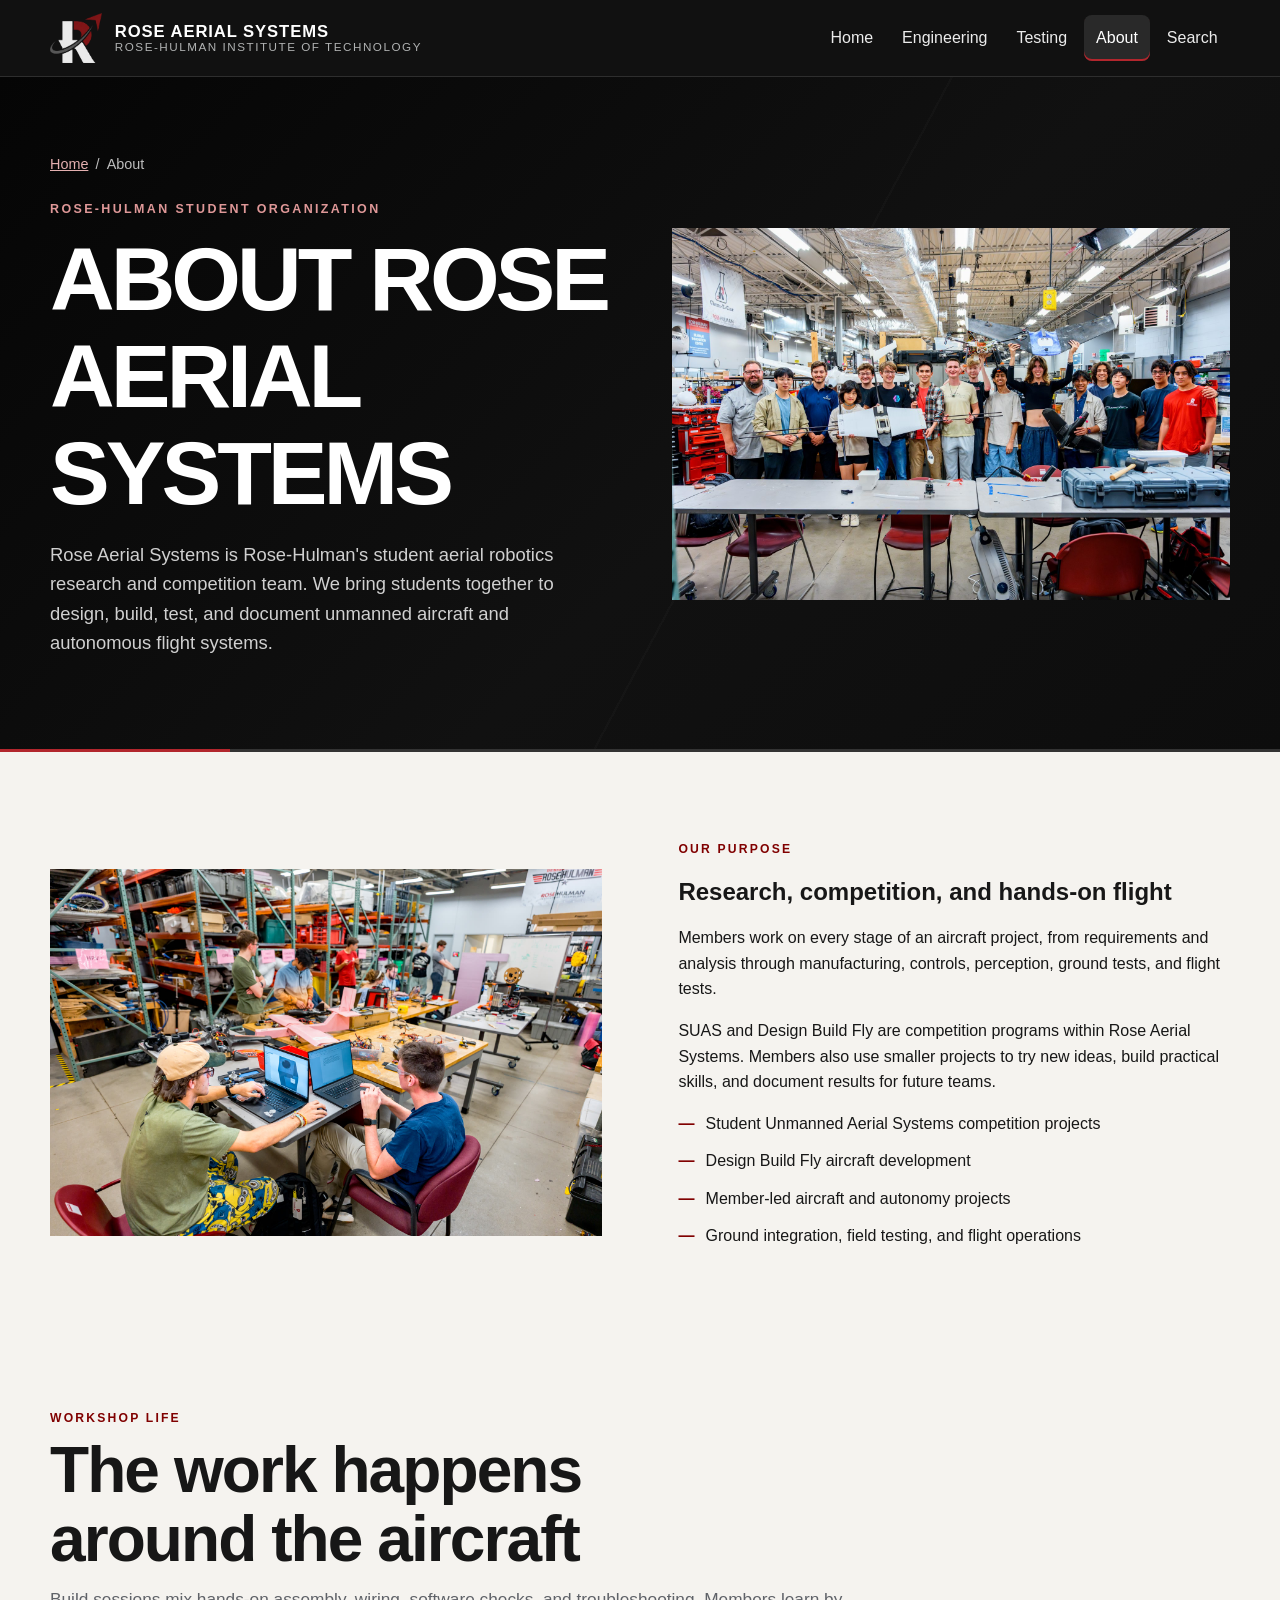
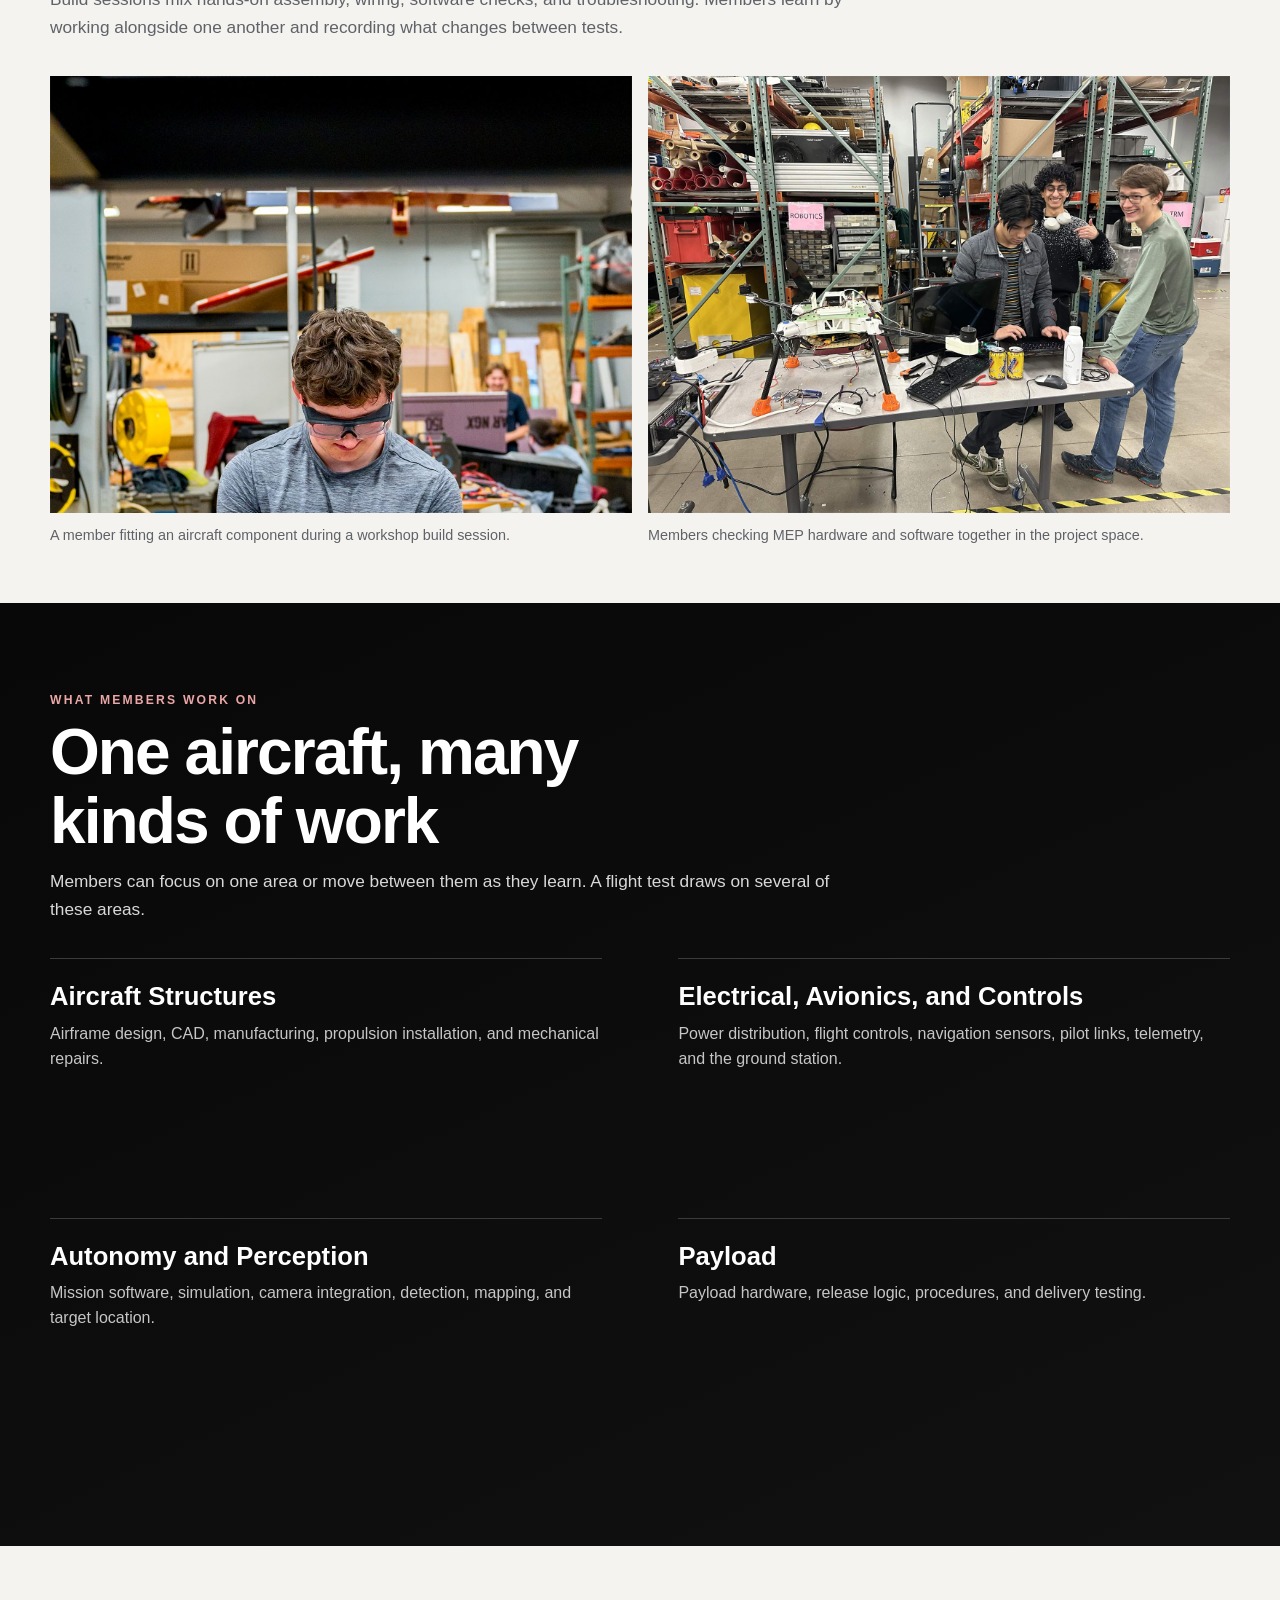
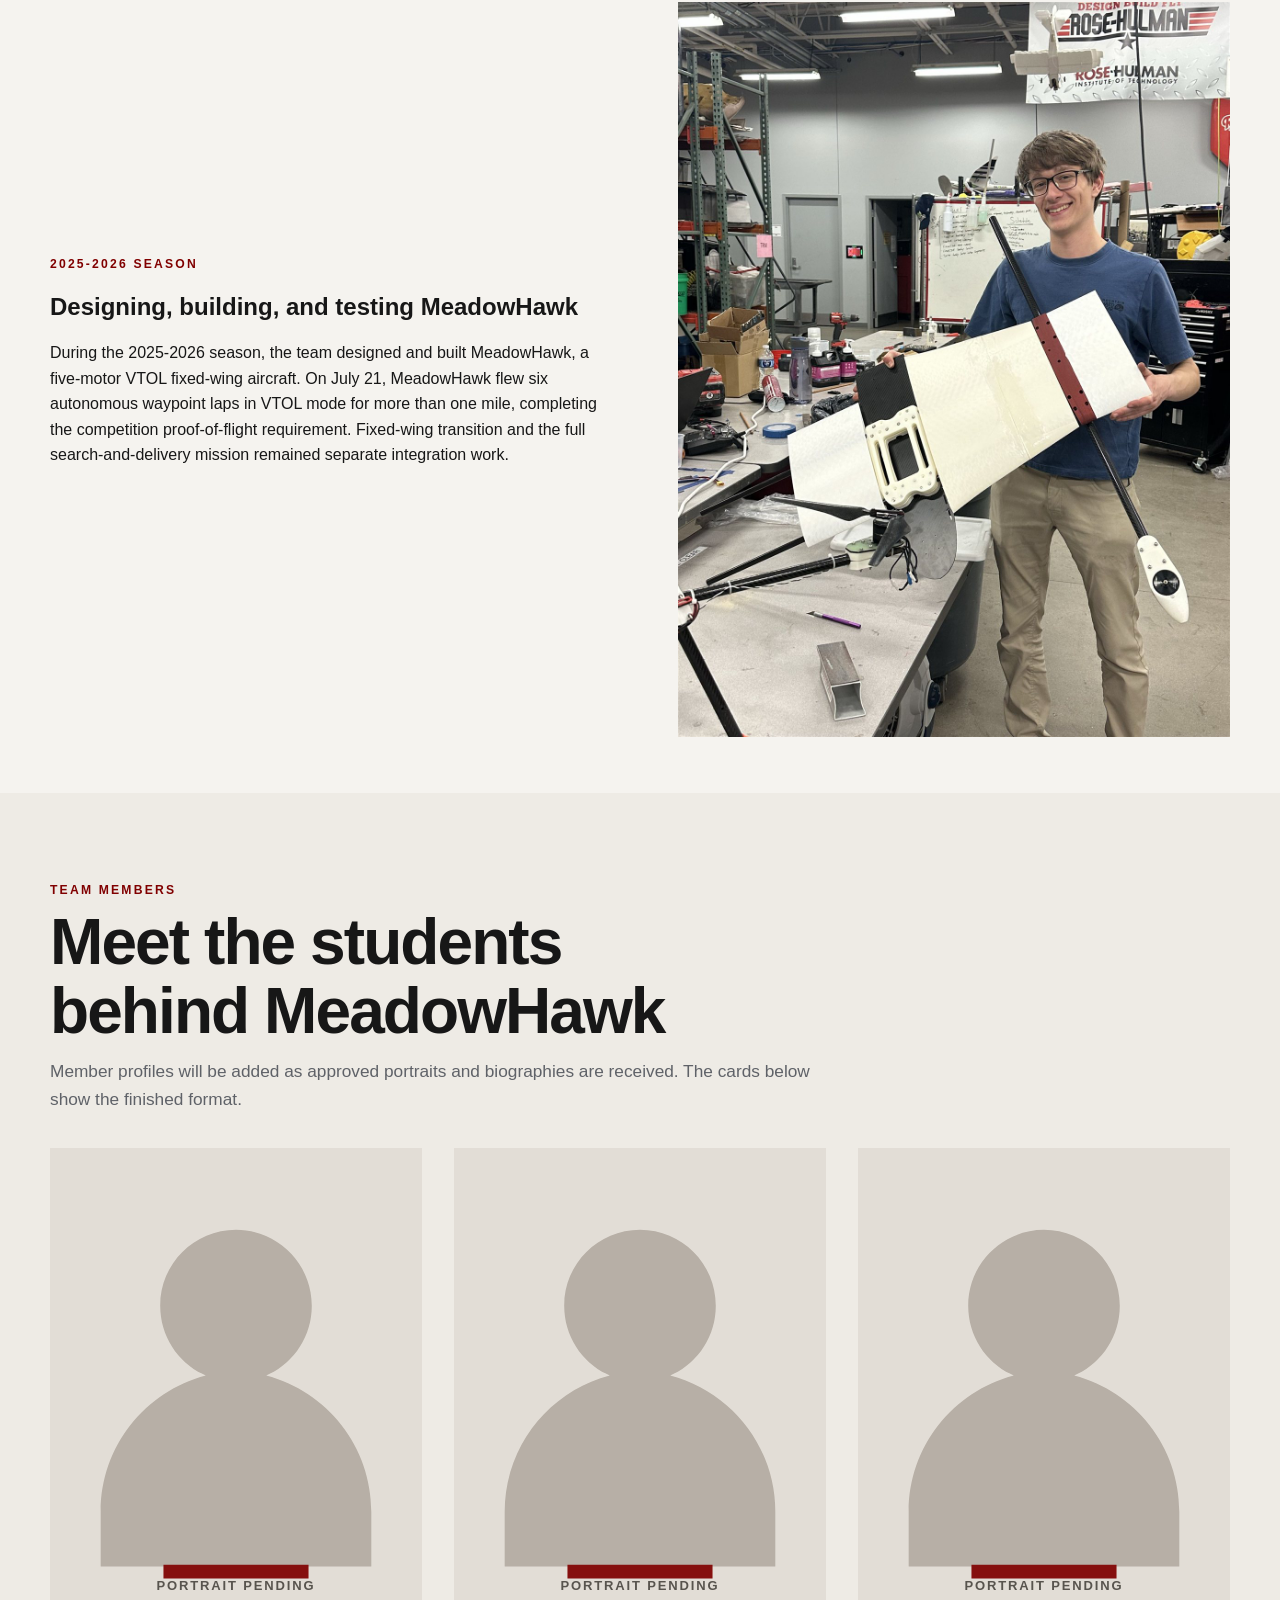
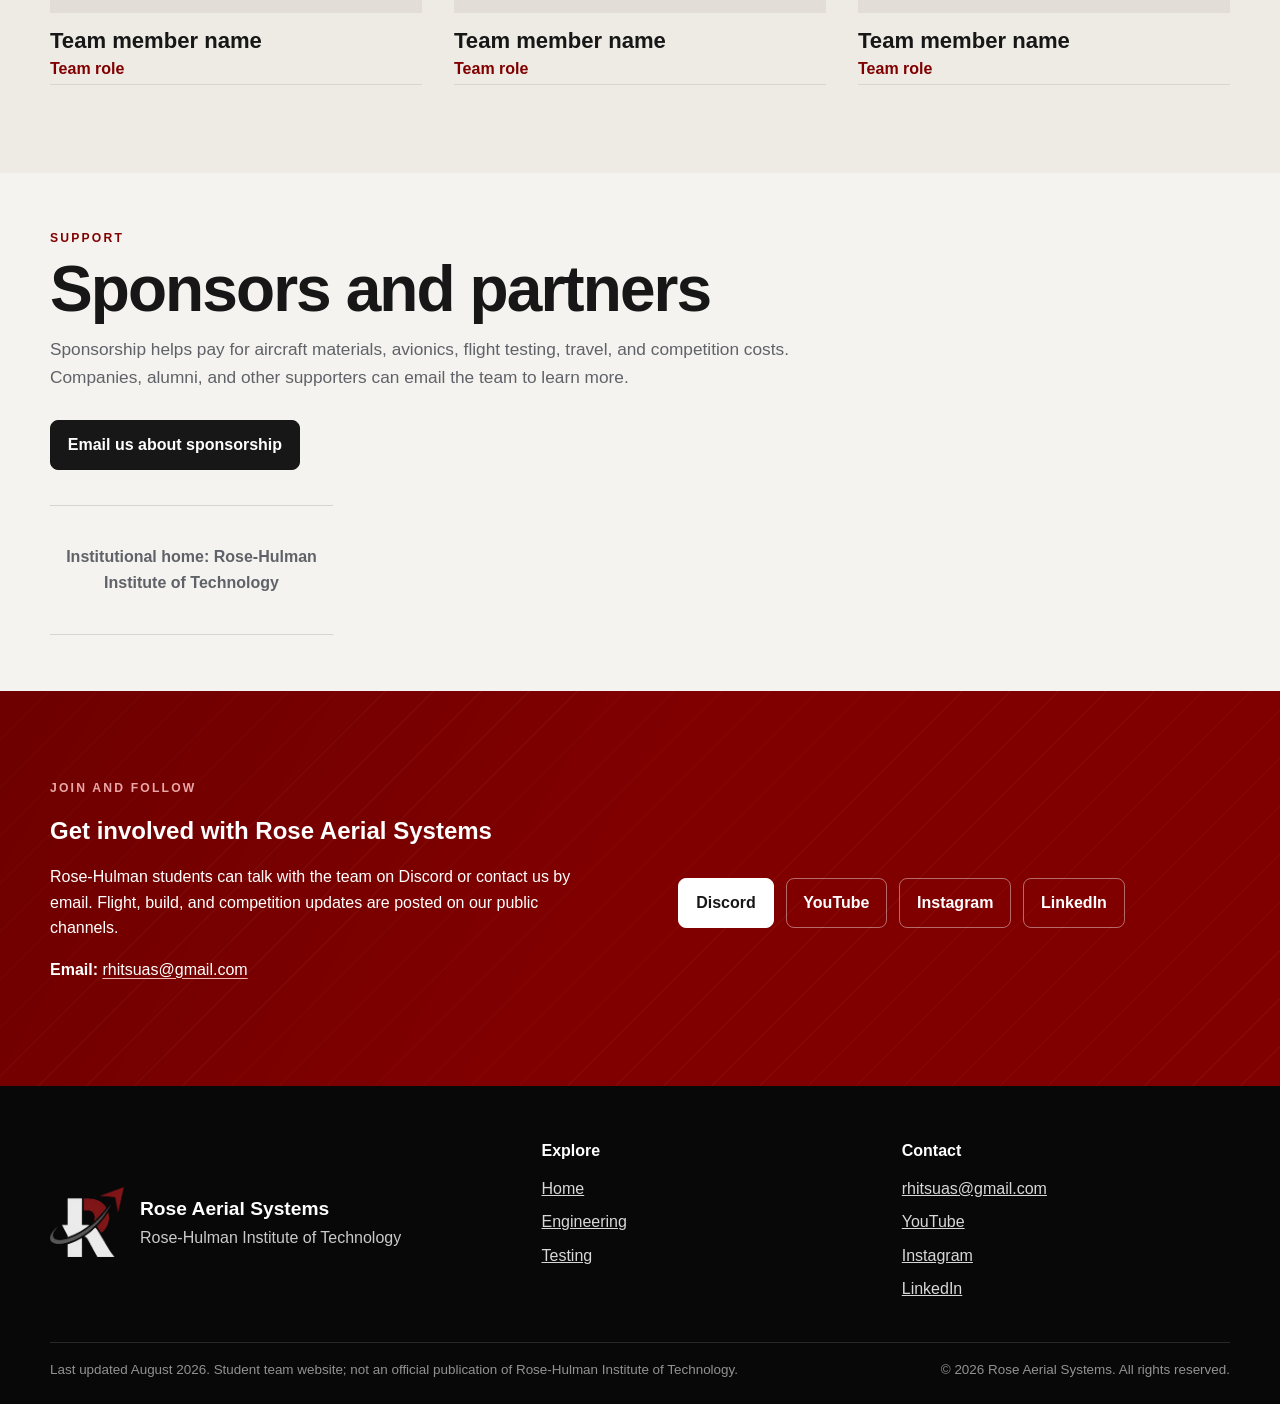
<file: team.html>
<!doctype html>
<html lang="en">
<head>
  <meta charset="utf-8">
  <meta name="viewport" content="width=device-width, initial-scale=1">
  <meta name="description" content="About Rose Aerial Systems, Rose-Hulman's student aerial robotics research and competition team for unmanned and autonomous flight.">
  <meta name="theme-color" content="#080808">
  <title>About | Rose Aerial Systems</title>
  <link rel="icon" href="assets/img/favicon.png">
  <link rel="manifest" href="site.webmanifest">
  <link rel="stylesheet" href="assets/css/styles.css?v=20260808d">
  <script src="assets/js/config.js?v=20260808d" defer></script>
  <script src="assets/js/site.js?v=20260808d" defer></script>
</head>
<body data-page="team">
  <a class="skip-link" href="#main-content">Skip to main content</a>
  <header class="site-header">
    <div class="header-inner">
      <a class="brand" href="index.html" aria-label="Rose Aerial Systems home"><img src="assets/img/logo-mark.png" alt="" width="52" height="49"><span class="brand-text"><strong>Rose Aerial Systems</strong><span>Rose-Hulman Institute of Technology</span></span></a>
      <button class="nav-toggle" type="button" aria-expanded="false" aria-controls="main-navigation" data-nav-toggle>Menu</button>
      <nav class="main-nav" id="main-navigation" aria-label="Primary" data-main-nav><a href="index.html" data-nav="home">Home</a><a href="engineering.html" data-nav="engineering">Engineering</a><a href="testing.html" data-nav="testing">Testing</a><a href="team.html" data-nav="team">About</a><button class="search-button" type="button" data-open-search aria-label="Search this website" aria-keyshortcuts="/" title="Search this website (press /)">Search</button></nav>
    </div>
  </header>

  <main id="main-content">
    <section class="page-hero">
      <div class="container page-hero-layout">
        <div class="page-hero-copy">
          <nav class="breadcrumb" aria-label="Breadcrumb"><a href="index.html">Home</a><span aria-hidden="true">/</span><span>About</span></nav>
          <p class="eyebrow">Rose-Hulman student organization</p>
          <h1>About Rose Aerial Systems</h1>
          <p>Rose Aerial Systems is Rose-Hulman's student aerial robotics research and competition team. We bring students together to design, build, test, and document unmanned aircraft and autonomous flight systems.</p>
        </div>
        <div class="page-hero-media">
          <img src="assets/img/team-workshop-wide.jpg" alt="Rose Aerial Systems members gathered with student-built aircraft and project hardware" width="1800" height="1200" fetchpriority="high">
        </div>
      </div>
    </section>

    <section class="section" aria-labelledby="purpose-title">
      <div class="container split about-purpose">
        <div class="media-frame about-purpose-image"><img src="assets/img/team-project-work.jpg" alt="Rose Aerial Systems members working together on student aircraft and electronics" width="1800" height="1200" loading="lazy"></div>
        <div>
          <span class="kicker">Our purpose</span>
          <h2 id="purpose-title">Research, competition, and hands-on flight</h2>
          <p>Members work on every stage of an aircraft project, from requirements and analysis through manufacturing, controls, perception, ground tests, and flight tests.</p>
          <p>SUAS and Design Build Fly are competition programs within Rose Aerial Systems. Members also use smaller projects to try new ideas, build practical skills, and document results for future teams.</p>
          <ul class="check-list">
            <li>Student Unmanned Aerial Systems competition projects</li>
            <li>Design Build Fly aircraft development</li>
            <li>Member-led aircraft and autonomy projects</li>
            <li>Ground integration, field testing, and flight operations</li>
          </ul>
        </div>
      </div>
    </section>

    <section class="section compact team-gallery-section" aria-labelledby="workshop-title">
      <div class="container">
        <div class="section-heading">
          <span class="kicker">Workshop life</span>
          <h2 id="workshop-title">The work happens around the aircraft</h2>
          <p>Build sessions mix hands-on assembly, wiring, software checks, and troubleshooting. Members learn by working alongside one another and recording what changes between tests.</p>
        </div>
        <div class="team-work-gallery">
          <figure>
            <div class="media-frame"><img src="assets/img/team-workshop-member.jpg" alt="Rose Aerial Systems member working on an aircraft component in the workshop" width="1067" height="1600" loading="lazy"></div>
            <figcaption class="caption">A member fitting an aircraft component during a workshop build session.</figcaption>
          </figure>
          <figure>
            <div class="media-frame"><img src="assets/img/team-workshop-mep.jpg" alt="Rose Aerial Systems members working together around the Multirotor Experiment Platform" width="1600" height="1200" loading="lazy"></div>
            <figcaption class="caption">Members checking MEP hardware and software together in the project space.</figcaption>
          </figure>
        </div>
      </div>
    </section>

    <section class="section dark" aria-labelledby="subteams-title">
      <div class="container">
        <div class="section-heading"><span class="kicker">What members work on</span><h2 id="subteams-title">One aircraft, many kinds of work</h2><p>Members can focus on one area or move between them as they learn. A flight test draws on several of these areas.</p></div>
        <div class="grid four subteam-grid">
          <article class="subteam-card" tabindex="0">
            <h3>Aircraft Structures</h3>
            <p>Airframe design, CAD, manufacturing, propulsion installation, and mechanical repairs.</p>
            <div class="subteam-details"><ul class="reveal-list"><li>Wing, fuselage, and tail design</li><li>Composite parts, lift booms, mounts, and landing gear</li><li>Fit checks, structural changes, and field repairs</li></ul></div>
          </article>
          <article class="subteam-card" tabindex="0">
            <h3>Electrical, Avionics, and Controls</h3>
            <p>Power distribution, flight controls, navigation sensors, pilot links, telemetry, and the ground station.</p>
            <div class="subteam-details"><ul class="reveal-list"><li>Power distribution and aircraft wiring</li><li>Pixhawk setup, sensors, and control tuning</li><li>Pilot links, telemetry, and ground-station operation</li></ul></div>
          </article>
          <article class="subteam-card" tabindex="0">
            <h3>Autonomy and Perception</h3>
            <p>Mission software, simulation, camera integration, detection, mapping, and target location.</p>
            <div class="subteam-details"><ul class="reveal-list"><li>Python mission state and PyMAVLink</li><li>SITL and Gazebo verification</li><li>Camera, OpenCV, mapping, and target-location pipeline</li></ul></div>
          </article>
          <article class="subteam-card" tabindex="0">
            <h3>Payload</h3>
            <p>Payload hardware, release logic, procedures, and delivery testing.</p>
            <div class="subteam-details"><ul class="reveal-list"><li>Payload bay and release hardware</li><li>Command logic and drop procedures</li><li>Separate risk-reduction tests before aircraft integration</li></ul></div>
          </article>
        </div>
      </div>
    </section>

    <section class="section compact" aria-labelledby="season-title">
      <div class="container split">
        <div>
          <span class="kicker">2025-2026 season</span>
          <h2 id="season-title">Designing, building, and testing MeadowHawk</h2>
          <p>During the 2025-2026 season, the team designed and built MeadowHawk, a five-motor VTOL fixed-wing aircraft. On July 21, MeadowHawk flew six autonomous waypoint laps in VTOL mode for more than one mile, completing the competition proof-of-flight requirement. Fixed-wing transition and the full search-and-delivery mission remained separate integration work.</p>
        </div>
        <div class="media-frame full-image"><img src="assets/img/meadowhawk-workshop-integration.jpg" alt="Rose Aerial Systems member fitting a MeadowHawk airframe component" width="1200" height="1600" loading="lazy"></div>
      </div>
    </section>

    <section class="section team-members-section" id="team-members" aria-labelledby="roster-title">
      <div class="container">
        <div class="section-heading"><span class="kicker">Team members</span><h2 id="roster-title">Meet the students behind MeadowHawk</h2><p>Member profiles will be added as approved portraits and biographies are received. The cards below show the finished format.</p></div>
        <div class="grid three team-member-grid">
          <article class="team-member-card" tabindex="0">
            <div class="member-portrait"><img src="assets/img/member-placeholder.svg" alt="" width="800" height="1000" loading="lazy"><div class="member-bio"><p>A short, approved biography will appear here when this profile is added.</p></div></div>
            <div class="member-caption"><h3>Team member name</h3><p>Team role</p></div>
          </article>
          <article class="team-member-card" tabindex="0">
            <div class="member-portrait"><img src="assets/img/member-placeholder.svg" alt="" width="800" height="1000" loading="lazy"><div class="member-bio"><p>A short, approved biography will appear here when this profile is added.</p></div></div>
            <div class="member-caption"><h3>Team member name</h3><p>Team role</p></div>
          </article>
          <article class="team-member-card" tabindex="0">
            <div class="member-portrait"><img src="assets/img/member-placeholder.svg" alt="" width="800" height="1000" loading="lazy"><div class="member-bio"><p>A short, approved biography will appear here when this profile is added.</p></div></div>
            <div class="member-caption"><h3>Team member name</h3><p>Team role</p></div>
          </article>
        </div>
      </div>
    </section>

    <section class="section compact" id="sponsors" aria-labelledby="sponsors-title">
      <div class="container">
        <div class="section-heading"><span class="kicker">Support</span><h2 id="sponsors-title">Sponsors and partners</h2><p>Sponsorship helps pay for aircraft materials, avionics, flight testing, travel, and competition costs. Companies, alumni, and other supporters can email the team to learn more.</p><div class="button-row"><a class="button dark" href="mailto:rhitsuas@gmail.com?subject=Rose%20Aerial%20Systems%20sponsorship%20inquiry" data-email-link data-email-label="Email us about sponsorship" data-email-subject="sponsorshipSubject">Email us about sponsorship</a></div></div>
        <div class="sponsor-grid">
          <div class="sponsor-placeholder"><strong>Institutional home: Rose-Hulman Institute of Technology</strong></div>
        </div>
      </div>
    </section>

    <section class="section rose" id="contact" aria-labelledby="contact-title">
      <div class="container split">
        <div><span class="kicker">Join and follow</span><h2 id="contact-title">Get involved with Rose Aerial Systems</h2><p>Rose-Hulman students can talk with the team on Discord or contact us by email. Flight, build, and competition updates are posted on our public channels.</p><p><strong>Email:</strong> <a href="mailto:rhitsuas@gmail.com" data-email-link>rhitsuas@gmail.com</a></p></div>
        <div class="button-row"><a class="button light" href="#" data-config-href="discordUrl" data-optional-link hidden>Discord</a><a class="button secondary" href="#" data-config-href="youtubeUrl" data-optional-link hidden>YouTube</a><a class="button secondary" href="#" data-config-href="instagramUrl" data-optional-link hidden>Instagram</a><a class="button secondary" href="#" data-config-href="linkedinUrl" data-optional-link hidden>LinkedIn</a></div>
      </div>
    </section>
  </main>

  <footer class="site-footer">
    <div class="container"><div class="footer-grid"><div class="footer-brand"><img src="assets/img/logo-mark.png" alt="" width="74" height="70"><div><strong>Rose Aerial Systems</strong><span>Rose-Hulman Institute of Technology</span></div></div><div class="footer-links"><h2>Explore</h2><a href="index.html">Home</a><a href="engineering.html">Engineering</a><a href="testing.html">Testing</a></div><div class="footer-links"><h2>Contact</h2><a href="mailto:rhitsuas@gmail.com" data-email-link>rhitsuas@gmail.com</a><a href="#" data-config-href="youtubeUrl" data-optional-link hidden>YouTube</a><a href="#" data-config-href="instagramUrl" data-optional-link hidden>Instagram</a><a href="#" data-config-href="linkedinUrl" data-optional-link hidden>LinkedIn</a></div></div><div class="footer-bottom"><span>Last updated <span data-config="lastUpdated">August 2026</span>. Student team website; not an official publication of Rose-Hulman Institute of Technology.</span><span>&copy; <span data-config="copyrightYear">2026</span> Rose Aerial Systems. All rights reserved.</span></div></div>
  </footer>

  <dialog class="search-dialog" data-search-dialog aria-labelledby="search-title"><div class="search-header"><label id="search-title" for="site-search"><strong>Search this website</strong></label><input id="site-search" type="search" placeholder="Try payload, SITL, or Pixhawk" data-search-input><button class="search-close" type="button" data-close-search aria-label="Close search">&times;</button></div><ul class="search-results" data-search-results></ul></dialog>
</body>
</html>
</file>
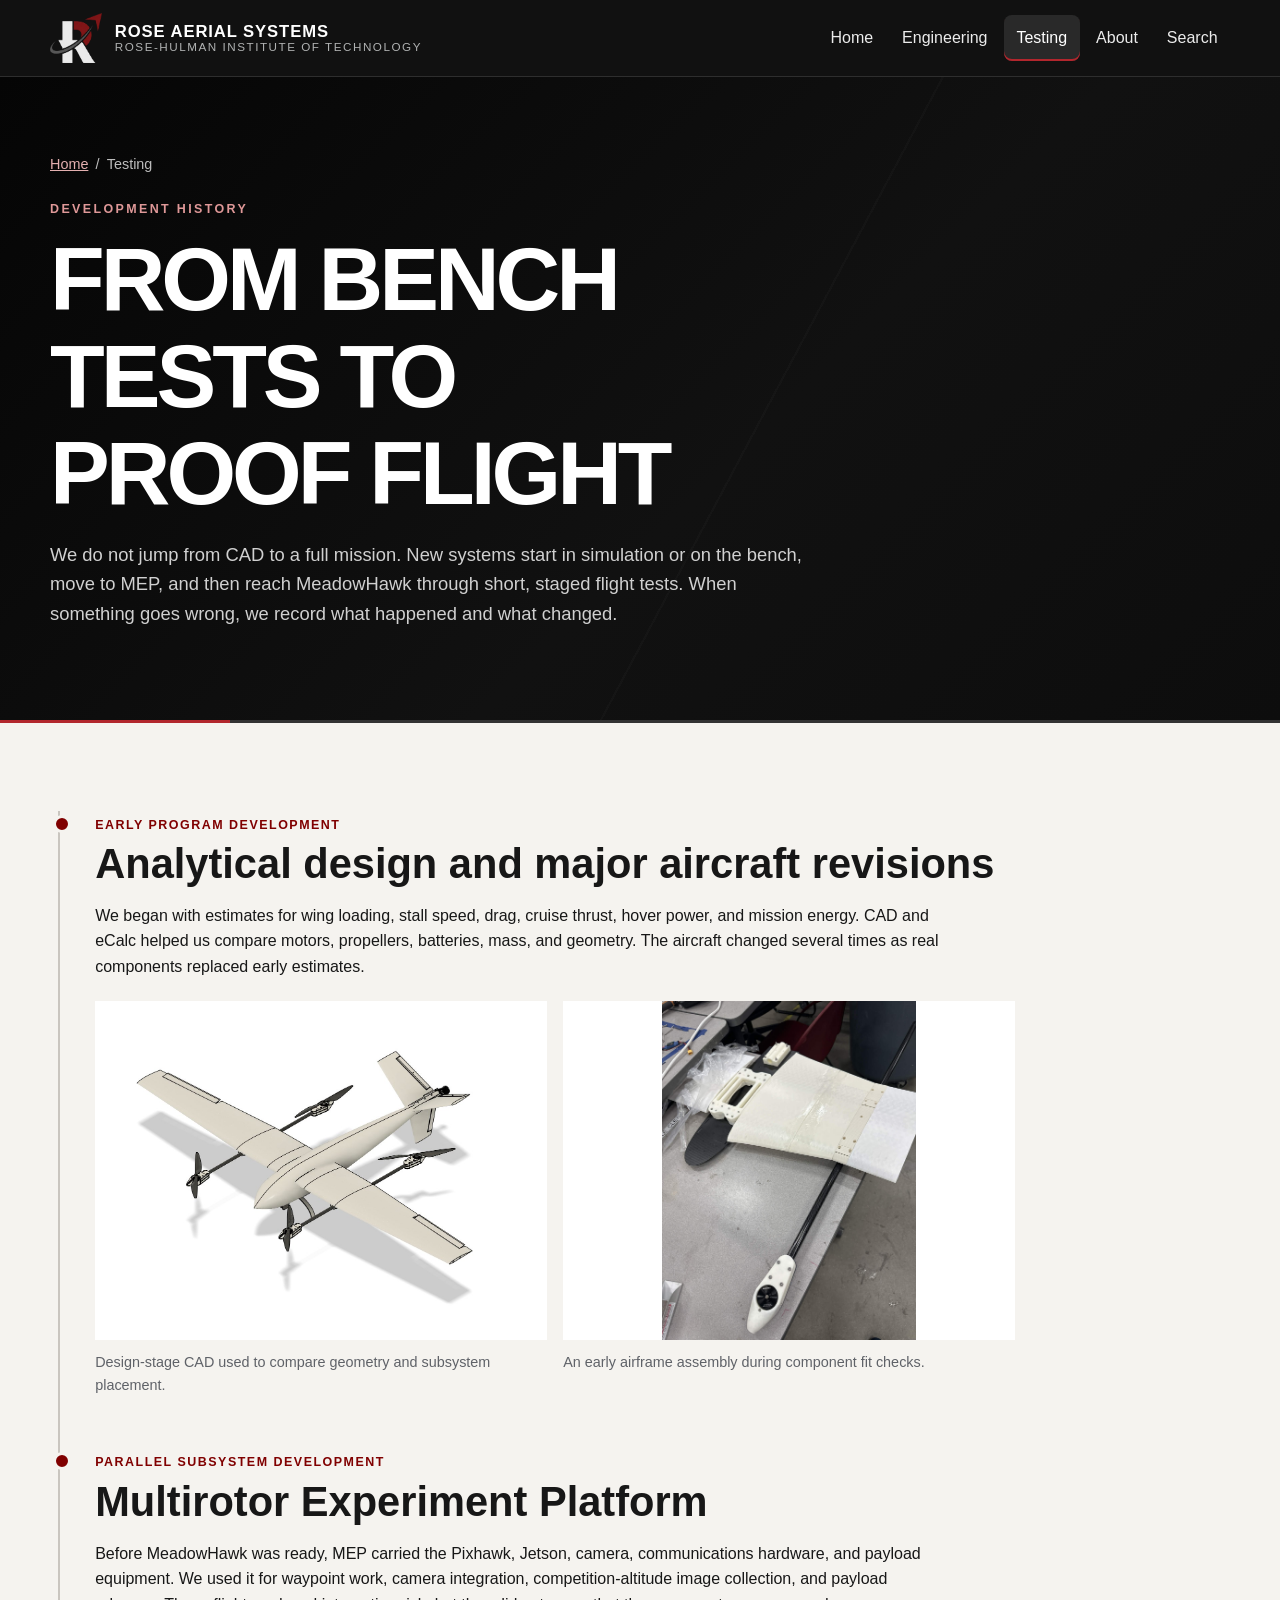
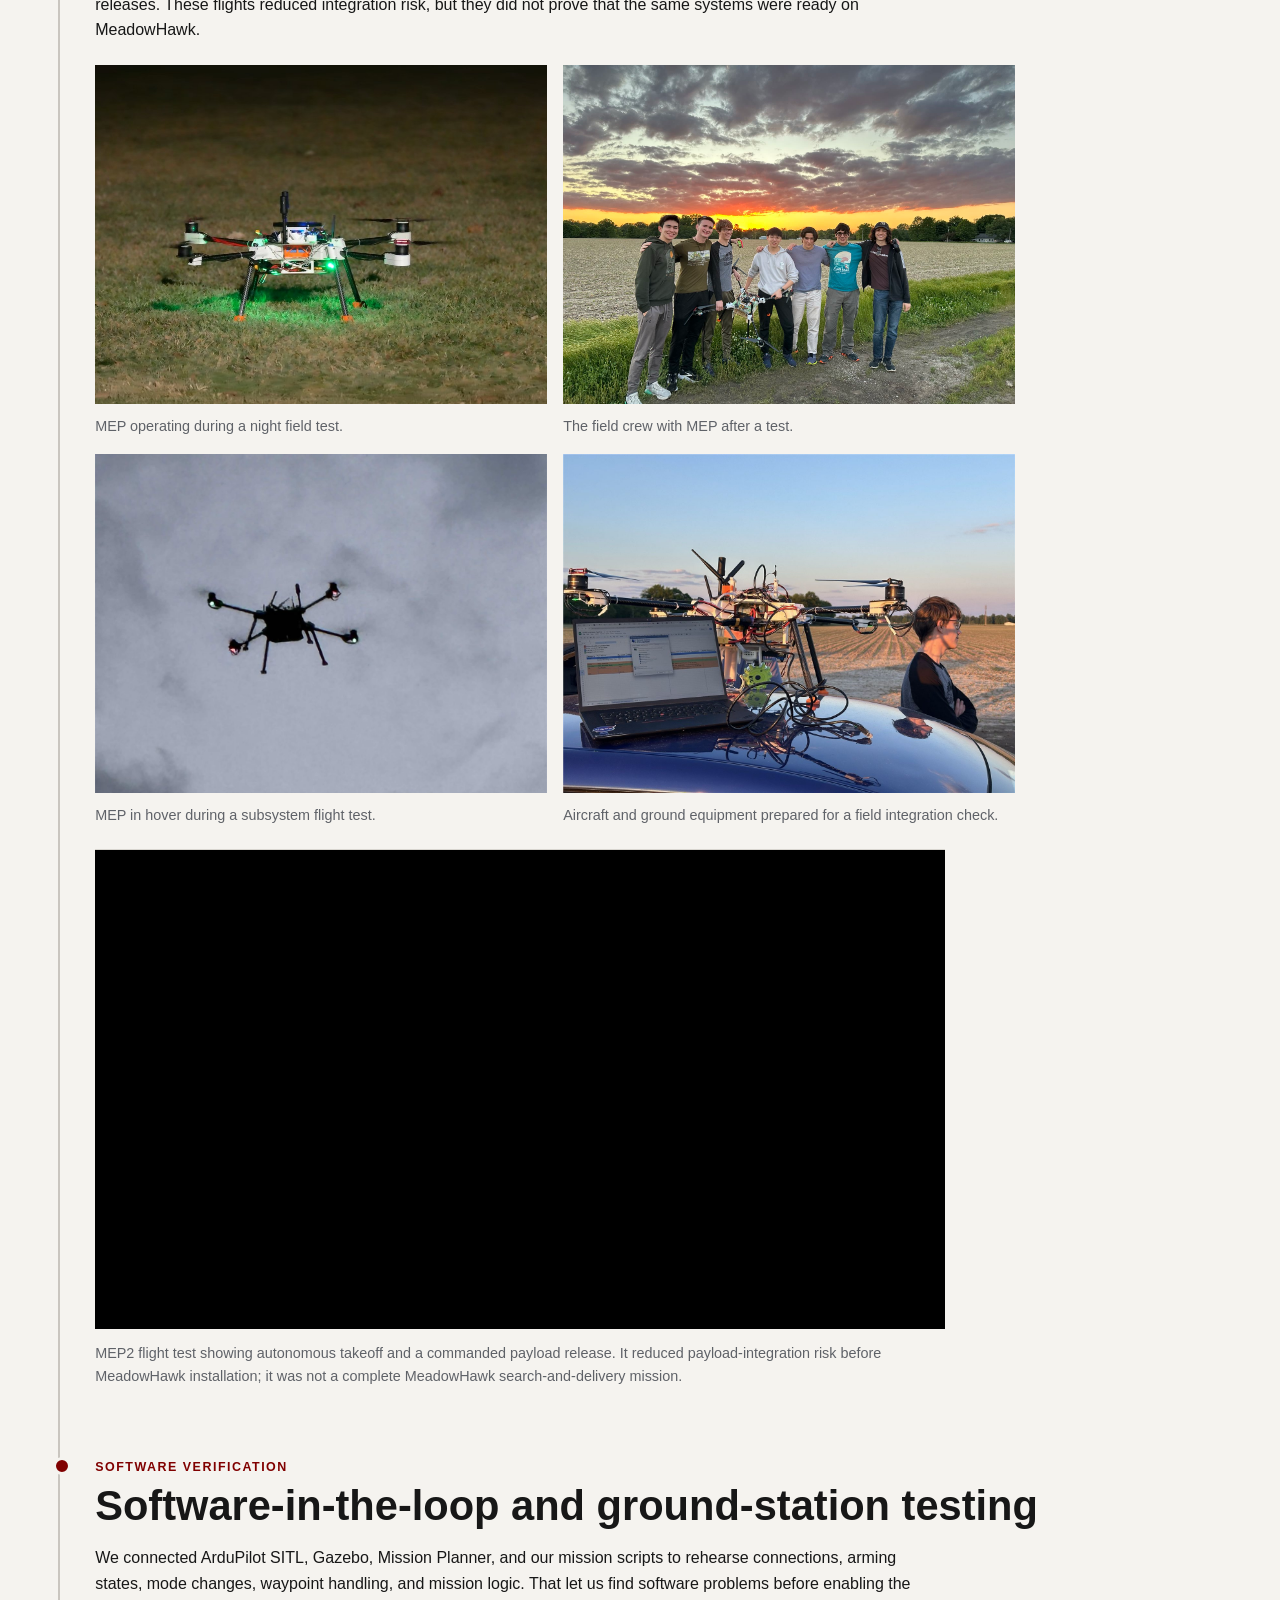
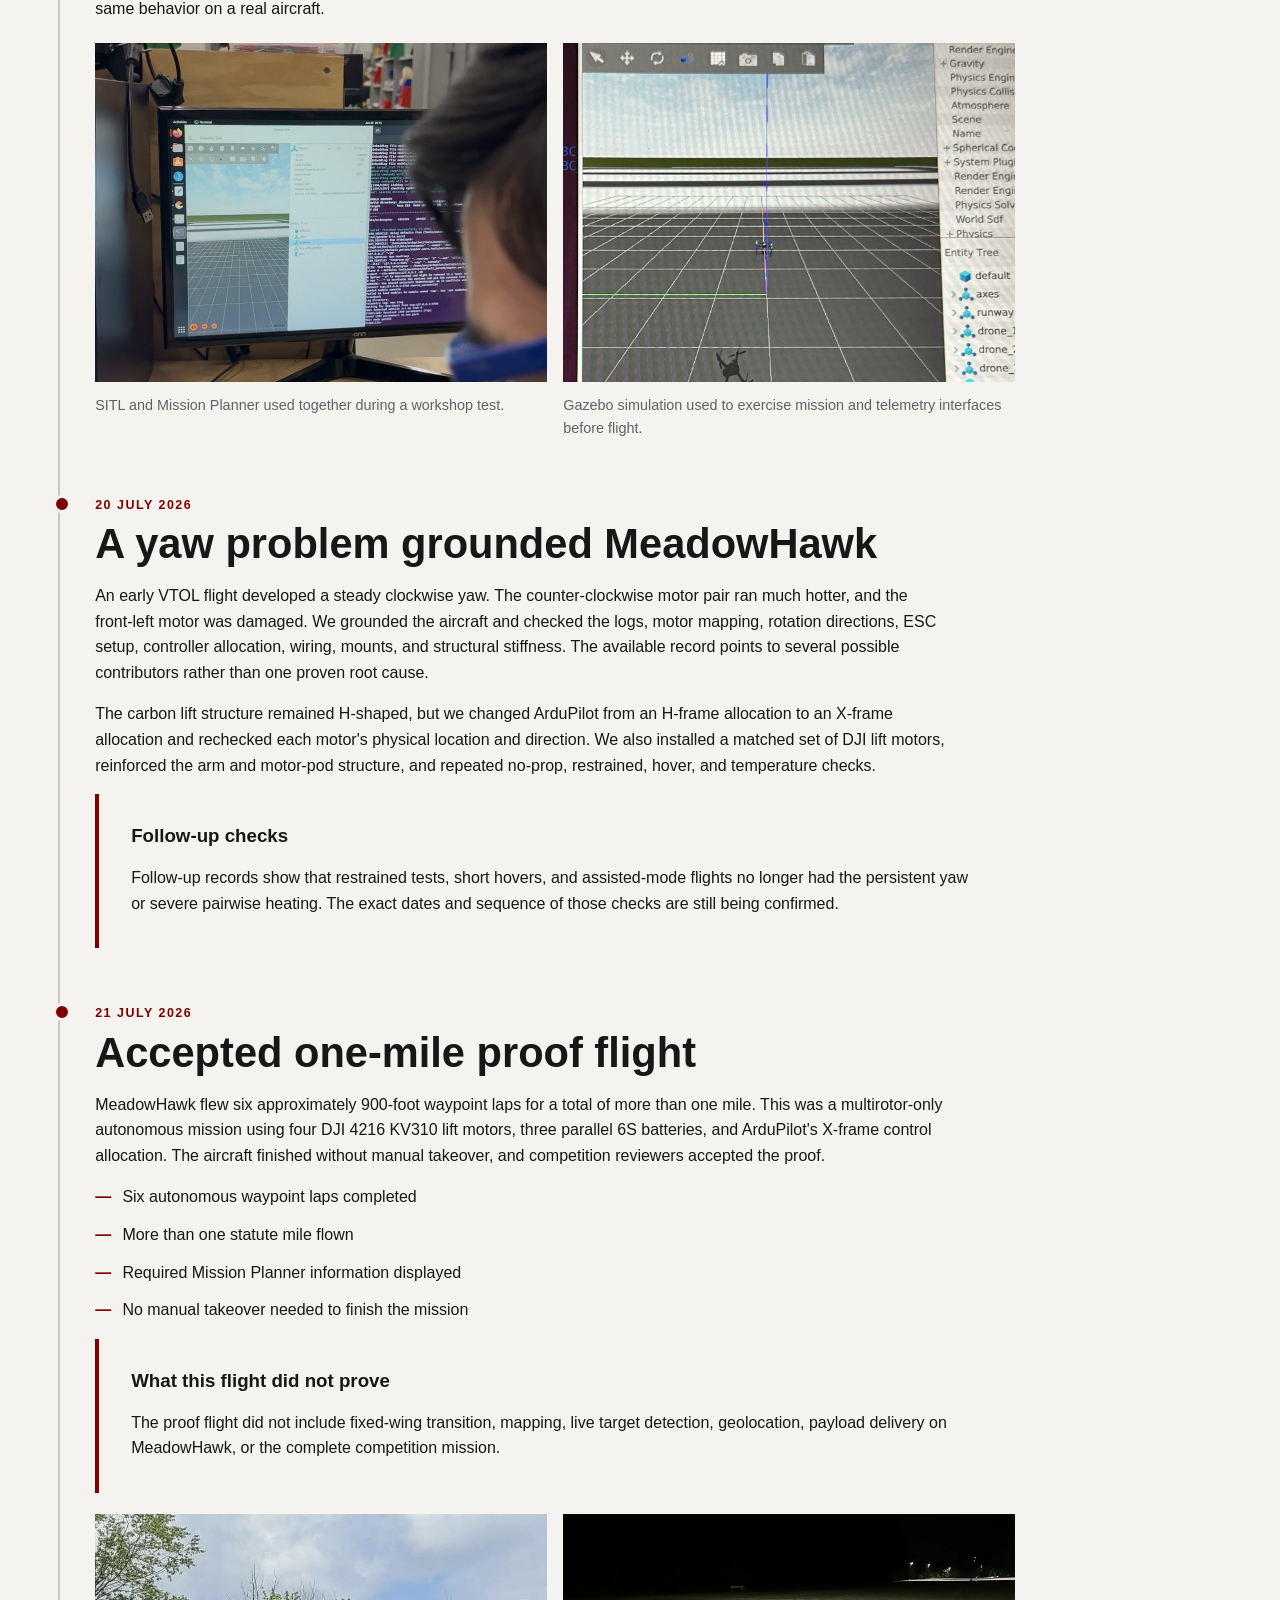
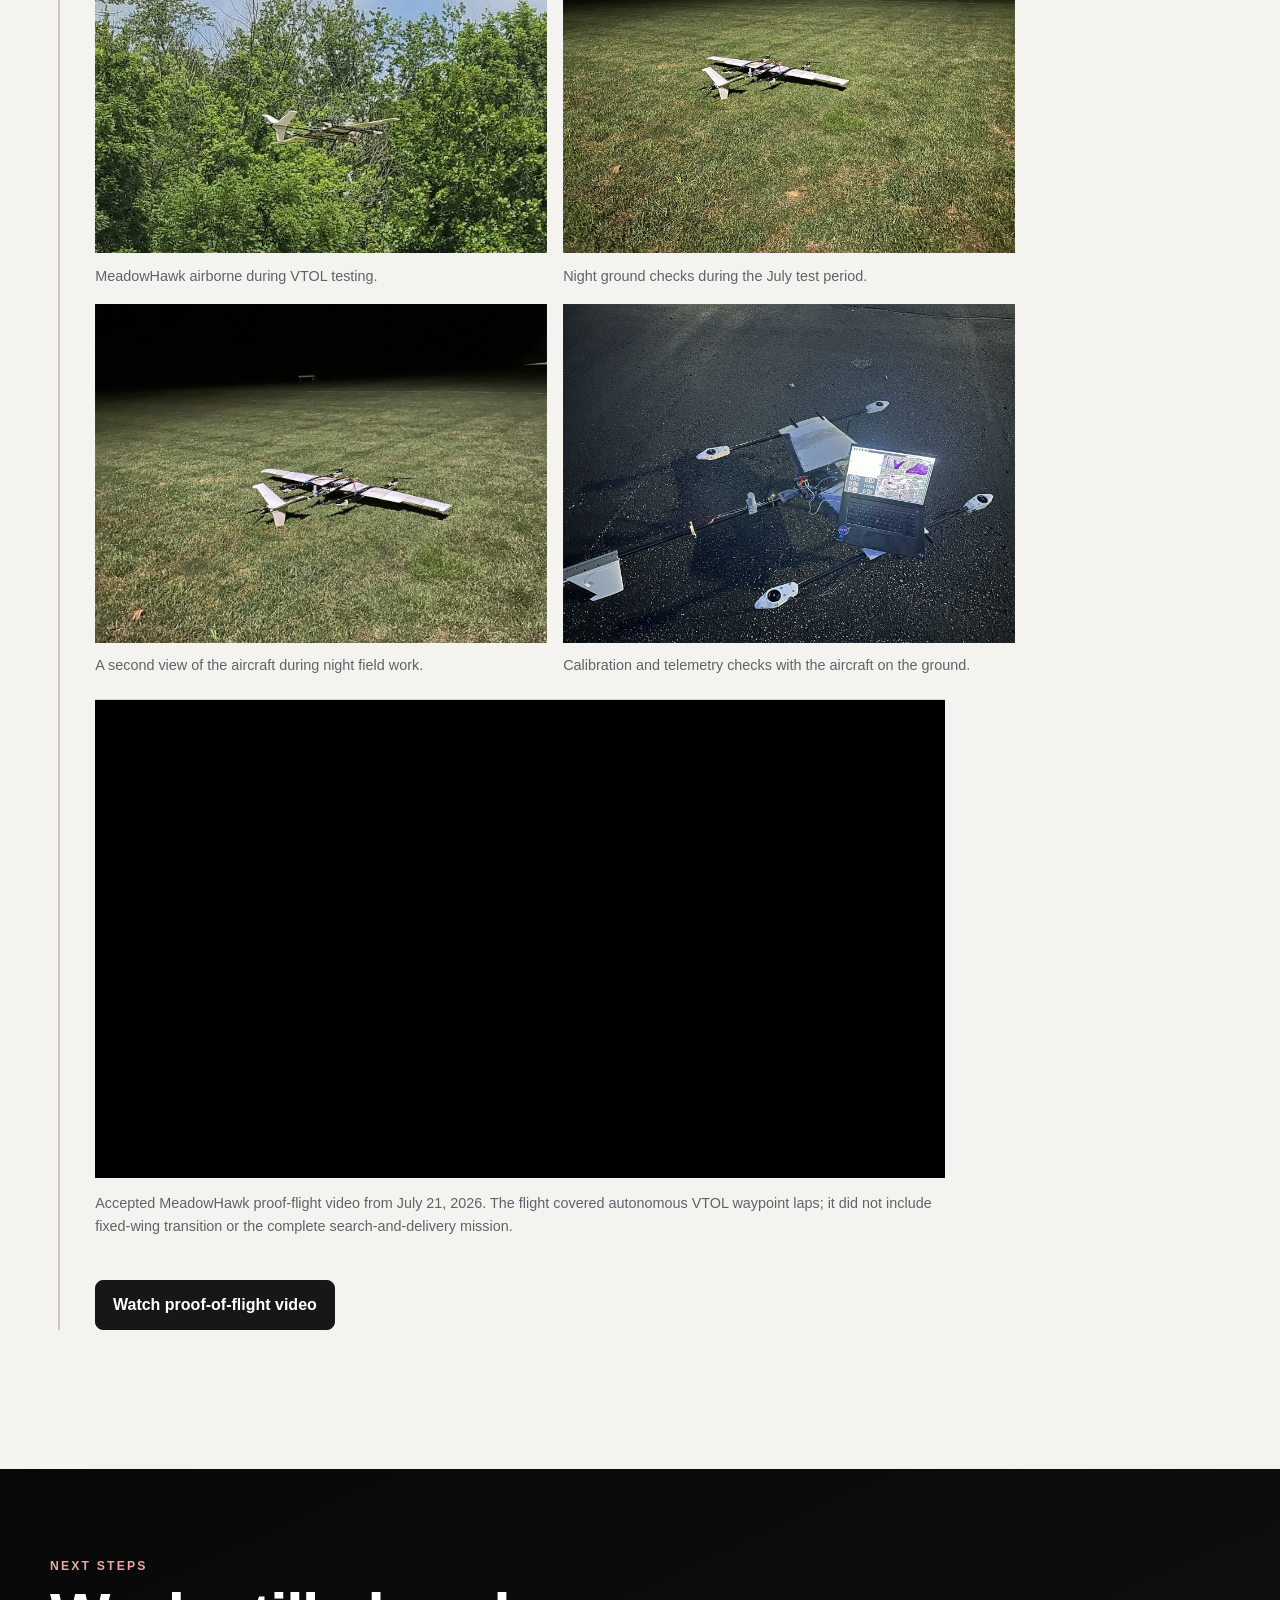
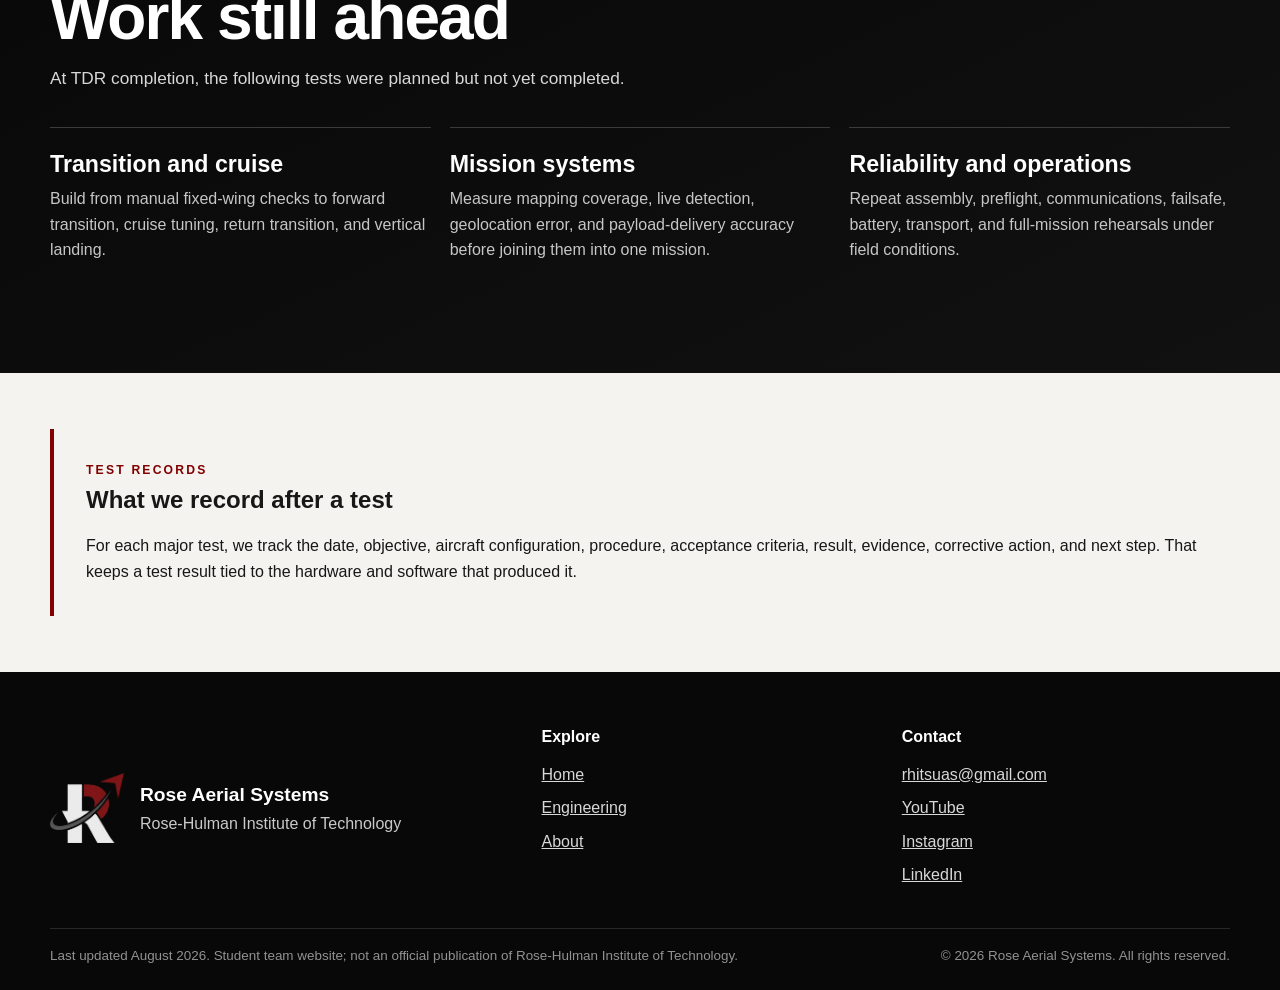
<file: testing.html>
<!doctype html>
<html lang="en">
<head>
  <meta charset="utf-8">
  <meta name="viewport" content="width=device-width, initial-scale=1">
  <meta name="description" content="How Rose Aerial Systems tested MeadowHawk, what went wrong, and what changed during the aircraft's flight-test program.">
  <meta name="theme-color" content="#080808">
  <title>Testing | Rose Aerial Systems</title>
  <link rel="icon" href="assets/img/favicon.png">
  <link rel="manifest" href="site.webmanifest">
  <link rel="stylesheet" href="assets/css/styles.css?v=20260808d">
  <script src="assets/js/config.js?v=20260808d" defer></script>
  <script src="assets/js/site.js?v=20260808d" defer></script>
</head>
<body data-page="testing">
  <a class="skip-link" href="#main-content">Skip to main content</a>
  <header class="site-header">
    <div class="header-inner">
      <a class="brand" href="index.html" aria-label="Rose Aerial Systems home"><img src="assets/img/logo-mark.png" alt="" width="52" height="49"><span class="brand-text"><strong>Rose Aerial Systems</strong><span>Rose-Hulman Institute of Technology</span></span></a>
      <button class="nav-toggle" type="button" aria-expanded="false" aria-controls="main-navigation" data-nav-toggle>Menu</button>
      <nav class="main-nav" id="main-navigation" aria-label="Primary" data-main-nav><a href="index.html" data-nav="home">Home</a><a href="engineering.html" data-nav="engineering">Engineering</a><a href="testing.html" data-nav="testing">Testing</a><a href="team.html" data-nav="team">About</a><button class="search-button" type="button" data-open-search aria-label="Search this website" aria-keyshortcuts="/" title="Search this website (press /)">Search</button></nav>
    </div>
  </header>

  <main id="main-content">
    <section class="page-hero testing-hero">
      <div class="container testing-hero-content">
        <div class="page-hero-copy">
          <nav class="breadcrumb" aria-label="Breadcrumb"><a href="index.html">Home</a><span aria-hidden="true">/</span><span>Testing</span></nav>
          <p class="eyebrow">Development history</p>
          <h1>From bench tests to proof flight</h1>
          <p>We do not jump from CAD to a full mission. New systems start in simulation or on the bench, move to MEP, and then reach MeadowHawk through short, staged flight tests. When something goes wrong, we record what happened and what changed.</p>
        </div>
      </div>
    </section>

    <section class="section">
      <div class="container">
        <div class="timeline">
          <article class="timeline-entry">
            <time datetime="2025">Early program development</time>
            <h2>Analytical design and major aircraft revisions</h2>
            <p>We began with estimates for wing loading, stall speed, drag, cruise thrust, hover power, and mission energy. CAD and eCalc helped us compare motors, propellers, batteries, mass, and geometry. The aircraft changed several times as real components replaced early estimates.</p>
            <div class="timeline-gallery early-design-gallery">
              <figure><div class="media-frame"><img src="assets/img/meadowhawk-cad.jpg" alt="Early MeadowHawk CAD configuration" width="1350" height="837" loading="lazy"></div><figcaption class="caption">Design-stage CAD used to compare geometry and subsystem placement.</figcaption></figure>
              <figure><div class="media-frame"><img src="assets/img/meadowhawk-early-airframe.jpg" alt="Early MeadowHawk airframe and rear-motor assembly during component fit checks" width="1100" height="1466" loading="lazy"></div><figcaption class="caption">An early airframe assembly during component fit checks.</figcaption></figure>
            </div>
          </article>

          <article class="timeline-entry" id="mep">
            <time datetime="2026-01">Parallel subsystem development</time>
            <h2>Multirotor Experiment Platform</h2>
            <p>Before MeadowHawk was ready, MEP carried the Pixhawk, Jetson, camera, communications hardware, and payload equipment. We used it for waypoint work, camera integration, competition-altitude image collection, and payload releases. These flights reduced integration risk, but they did not prove that the same systems were ready on MeadowHawk.</p>
            <div class="timeline-gallery field-test-gallery">
              <figure><div class="media-frame"><img src="assets/img/mep-flight.jpg" alt="Multirotor Experiment Platform during a field test" width="1200" height="677" loading="lazy"></div><figcaption class="caption">MEP operating during a night field test.</figcaption></figure>
              <figure><div class="media-frame"><img src="assets/img/mep-test-team.jpg" alt="Rose Aerial Systems members with MEP after a field test flight" width="1800" height="1350" loading="lazy"></div><figcaption class="caption">The field crew with MEP after a test.</figcaption></figure>
              <figure><div class="media-frame"><img src="assets/img/mep-hover.jpg" alt="Multirotor Experiment Platform hovering during a flight test" width="1200" height="1600" loading="lazy"></div><figcaption class="caption">MEP in hover during a subsystem flight test.</figcaption></figure>
              <figure><div class="media-frame"><img src="assets/img/mep-field-test.jpg" alt="Multirotor Experiment Platform and laptop prepared for a field integration test" width="1400" height="1050" loading="lazy"></div><figcaption class="caption">Aircraft and ground equipment prepared for a field integration check.</figcaption></figure>
            </div>
            <figure class="video-card">
              <div class="video-embed">
                <iframe src="https://www.youtube-nocookie.com/embed/kuHBPhvw5UI" title="MEP2 autonomous takeoff and payload-drop flight test" loading="lazy" referrerpolicy="strict-origin-when-cross-origin" allow="accelerometer; autoplay; clipboard-write; encrypted-media; gyroscope; picture-in-picture; web-share" allowfullscreen></iframe>
              </div>
              <figcaption>MEP2 flight test showing autonomous takeoff and a commanded payload release. It reduced payload-integration risk before MeadowHawk installation; it was not a complete MeadowHawk search-and-delivery mission.</figcaption>
            </figure>
          </article>

          <article class="timeline-entry">
            <time datetime="2026-06">Software verification</time>
            <h2>Software-in-the-loop and ground-station testing</h2>
            <p>We connected ArduPilot SITL, Gazebo, Mission Planner, and our mission scripts to rehearse connections, arming states, mode changes, waypoint handling, and mission logic. That let us find software problems before enabling the same behavior on a real aircraft.</p>
            <div class="timeline-gallery software-test-gallery">
              <figure><div class="media-frame"><img src="assets/img/sitl-test.jpg" alt="Student operating a Gazebo and Mission Planner SITL test environment" width="900" height="1585" loading="lazy"></div><figcaption class="caption">SITL and Mission Planner used together during a workshop test.</figcaption></figure>
              <figure><div class="media-frame"><img src="assets/img/sitl-gazebo.jpg" alt="Gazebo simulation viewport with three simulated aircraft" width="1400" height="1400" loading="lazy"></div><figcaption class="caption">Gazebo simulation used to exercise mission and telemetry interfaces before flight.</figcaption></figure>
            </div>
          </article>

          <article class="timeline-entry">
            <time datetime="2026-07-20">20 July 2026</time>
            <h2>A yaw problem grounded MeadowHawk</h2>
            <p>An early VTOL flight developed a steady clockwise yaw. The counter-clockwise motor pair ran much hotter, and the front-left motor was damaged. We grounded the aircraft and checked the logs, motor mapping, rotation directions, ESC setup, controller allocation, wiring, mounts, and structural stiffness. The available record points to several possible contributors rather than one proven root cause.</p>
            <p>The carbon lift structure remained H-shaped, but we changed ArduPilot from an H-frame allocation to an X-frame allocation and rechecked each motor's physical location and direction. We also installed a matched set of DJI lift motors, reinforced the arm and motor-pod structure, and repeated no-prop, restrained, hover, and temperature checks.</p>
            <div class="callout"><h3>Follow-up checks</h3><p>Follow-up records show that restrained tests, short hovers, and assisted-mode flights no longer had the persistent yaw or severe pairwise heating. The exact dates and sequence of those checks are still being confirmed.</p></div>
          </article>

          <article class="timeline-entry" id="proof-flight">
            <time datetime="2026-07-21">21 July 2026</time>
            <h2>Accepted one-mile proof flight</h2>
            <p>MeadowHawk flew six approximately 900-foot waypoint laps for a total of more than one mile. This was a multirotor-only autonomous mission using four DJI 4216 KV310 lift motors, three parallel 6S batteries, and ArduPilot's X-frame control allocation. The aircraft finished without manual takeover, and competition reviewers accepted the proof.</p>
            <ul class="check-list">
              <li>Six autonomous waypoint laps completed</li>
              <li>More than one statute mile flown</li>
              <li>Required Mission Planner information displayed</li>
              <li>No manual takeover needed to finish the mission</li>
            </ul>
            <div class="callout"><h3>What this flight did not prove</h3><p>The proof flight did not include fixed-wing transition, mapping, live target detection, geolocation, payload delivery on MeadowHawk, or the complete competition mission.</p></div>
            <div class="timeline-gallery proof-flight-gallery">
              <figure><div class="media-frame"><img src="assets/img/meadowhawk-vtol-flight.jpg" alt="MeadowHawk airborne above a tree line during VTOL flight testing" width="800" height="670" loading="lazy"></div><figcaption class="caption">MeadowHawk airborne during VTOL testing.</figcaption></figure>
              <figure><div class="media-frame"><img src="assets/img/meadowhawk-night-test-wide.jpg" alt="MeadowHawk on a grass test field at night" width="1600" height="1200" loading="lazy"></div><figcaption class="caption">Night ground checks during the July test period.</figcaption></figure>
              <figure><div class="media-frame"><img src="assets/img/meadowhawk-night-test-portrait.jpg" alt="MeadowHawk on a grass test field at night viewed from behind" width="1200" height="1600" loading="lazy"></div><figcaption class="caption">A second view of the aircraft during night field work.</figcaption></figure>
              <figure><div class="media-frame"><img src="assets/img/meadowhawk-calibration.jpg" alt="MeadowHawk beside a laptop during a ground calibration and telemetry check" width="1600" height="1200" loading="lazy"></div><figcaption class="caption">Calibration and telemetry checks with the aircraft on the ground.</figcaption></figure>
            </div>
            <figure class="video-card">
              <div class="video-embed">
                <iframe src="https://www.youtube-nocookie.com/embed/hljpZ0iLWb4" title="Accepted MeadowHawk proof flight from July 21, 2026" loading="lazy" referrerpolicy="strict-origin-when-cross-origin" allow="accelerometer; autoplay; clipboard-write; encrypted-media; gyroscope; picture-in-picture; web-share" allowfullscreen></iframe>
              </div>
              <figcaption>Accepted MeadowHawk proof-flight video from July 21, 2026. The flight covered autonomous VTOL waypoint laps; it did not include fixed-wing transition or the complete search-and-delivery mission.</figcaption>
            </figure>
            <div class="button-row">
              <a class="button dark" href="#" data-config-href="proofFlightUrl" data-optional-link hidden>Watch proof-of-flight video</a>
              <a class="button dark" href="#" data-config-href="technicalReportUrl" data-optional-link hidden>Read technical report</a>
            </div>
          </article>
        </div>
      </div>
    </section>

    <section class="section dark" aria-labelledby="future-tests-title">
      <div class="container">
        <div class="section-heading"><span class="kicker">Next steps</span><h2 id="future-tests-title">Work still ahead</h2><p>At TDR completion, the following tests were planned but not yet completed.</p></div>
        <div class="grid three">
          <article class="card"><h3>Transition and cruise</h3><p>Build from manual fixed-wing checks to forward transition, cruise tuning, return transition, and vertical landing.</p></article>
          <article class="card"><h3>Mission systems</h3><p>Measure mapping coverage, live detection, geolocation error, and payload-delivery accuracy before joining them into one mission.</p></article>
          <article class="card"><h3>Reliability and operations</h3><p>Repeat assembly, preflight, communications, failsafe, battery, transport, and full-mission rehearsals under field conditions.</p></article>
        </div>
      </div>
    </section>

    <section class="section compact">
      <div class="container callout">
        <span class="kicker">Test records</span>
        <h2>What we record after a test</h2>
        <p>For each major test, we track the date, objective, aircraft configuration, procedure, acceptance criteria, result, evidence, corrective action, and next step. That keeps a test result tied to the hardware and software that produced it.</p>
      </div>
    </section>
  </main>

  <footer class="site-footer">
    <div class="container"><div class="footer-grid"><div class="footer-brand"><img src="assets/img/logo-mark.png" alt="" width="74" height="70"><div><strong>Rose Aerial Systems</strong><span>Rose-Hulman Institute of Technology</span></div></div><div class="footer-links"><h2>Explore</h2><a href="index.html">Home</a><a href="engineering.html">Engineering</a><a href="team.html">About</a></div><div class="footer-links"><h2>Contact</h2><a href="mailto:rhitsuas@gmail.com" data-email-link>rhitsuas@gmail.com</a><a href="#" data-config-href="youtubeUrl" data-optional-link hidden>YouTube</a><a href="#" data-config-href="instagramUrl" data-optional-link hidden>Instagram</a><a href="#" data-config-href="linkedinUrl" data-optional-link hidden>LinkedIn</a></div></div><div class="footer-bottom"><span>Last updated <span data-config="lastUpdated">August 2026</span>. Student team website; not an official publication of Rose-Hulman Institute of Technology.</span><span>&copy; <span data-config="copyrightYear">2026</span> Rose Aerial Systems. All rights reserved.</span></div></div>
  </footer>

  <dialog class="search-dialog" data-search-dialog aria-labelledby="search-title"><div class="search-header"><label id="search-title" for="site-search"><strong>Search this website</strong></label><input id="site-search" type="search" placeholder="Try payload, SITL, or Pixhawk" data-search-input><button class="search-close" type="button" data-close-search aria-label="Close search">&times;</button></div><ul class="search-results" data-search-results></ul></dialog>
</body>
</html>
</file>
<file: assets/css/styles.css>
:root {
  --rose: #800000;
  --rose-light: #b2262d;
  --black: #080808;
  --ink: #171717;
  --muted: #5f6268;
  --cool-gray: #b1b3b3;
  --paper: #f5f3ef;
  --white: #ffffff;
  --line: #d8d5cf;
  --max: 1180px;
  --radius: 2px;
  --shadow: none;
}

* { box-sizing: border-box; }
[hidden] { display: none !important; }
html { scroll-behavior: smooth; }
body {
  margin: 0;
  overflow-x: hidden;
  overflow-x: clip;
  color: var(--ink);
  background-color: var(--paper);
  font-family: Inter, "Segoe UI", Roboto, Helvetica, Arial, sans-serif;
  line-height: 1.6;
}
img { max-width: 100%; height: auto; display: block; }
a { color: var(--rose); }
a:hover { text-decoration-thickness: 2px; }
button, input { font: inherit; }
:where(a, button, input):focus-visible {
  outline: 3px solid #d84a50;
  outline-offset: 3px;
}

.skip-link {
  position: fixed;
  left: 1rem;
  top: -6rem;
  z-index: 1000;
  padding: .75rem 1rem;
  color: var(--white);
  background: var(--rose);
  border-radius: 0 0 8px 8px;
}
.skip-link:focus { top: 0; }

.site-header {
  position: sticky;
  top: 0;
  z-index: 50;
  color: var(--white);
  background: rgba(8, 8, 8, .96);
  border-bottom: 1px solid rgba(255,255,255,.12);
  backdrop-filter: blur(12px);
}
.header-inner {
  width: min(var(--max), calc(100% - 2rem));
  min-height: 76px;
  margin: auto;
  display: flex;
  align-items: center;
  justify-content: space-between;
  gap: 1.5rem;
}
.brand {
  display: inline-flex;
  align-items: center;
  gap: .8rem;
  color: var(--white);
  text-decoration: none;
  min-width: 0;
}
.brand img { width: 52px; height: auto; object-fit: contain; }
.brand-text { display: grid; line-height: 1.08; }
.brand-text strong {
  font-family: "Arial Narrow", "Segoe UI", sans-serif;
  font-size: 1.04rem;
  letter-spacing: .055em;
  text-transform: uppercase;
}
.brand-text span {
  color: var(--cool-gray);
  font-size: .73rem;
  letter-spacing: .13em;
  text-transform: uppercase;
}
.main-nav { display: flex; align-items: center; gap: .25rem; }
.main-nav a, .search-button {
  padding: .65rem .78rem;
  color: #ececec;
  background: transparent;
  border: 0;
  border-radius: 8px;
  text-decoration: none;
  cursor: pointer;
}
.main-nav a:hover, .main-nav a[aria-current="page"], .search-button:hover {
  color: var(--white);
  background: rgba(255,255,255,.1);
}
.main-nav a[aria-current="page"] { box-shadow: inset 0 -2px var(--rose-light); }
.nav-toggle {
  display: none;
  width: 44px;
  height: 44px;
  color: var(--white);
  background: transparent;
  border: 1px solid rgba(255,255,255,.25);
  border-radius: 8px;
}

.hero {
  position: relative;
  overflow: hidden;
  min-height: 680px;
  color: var(--white);
  background: linear-gradient(118deg, #050505 0%, #090909 58%, #110808 100%);
}
.hero::after {
  content: "";
  position: absolute;
  inset: 0;
  pointer-events: none;
  opacity: .09;
  background-image:
    linear-gradient(rgba(255,255,255,.22) 1px, transparent 1px),
    linear-gradient(90deg, rgba(255,255,255,.22) 1px, transparent 1px);
  background-size: 50px 50px;
  mask-image: linear-gradient(to bottom, black, transparent 85%);
}
.hero-inner {
  position: relative;
  z-index: 2;
  width: min(var(--max), calc(100% - 2rem));
  min-height: 680px;
  margin: auto;
  display: grid;
  grid-template-columns: .9fr 1.25fr;
  align-items: center;
  gap: 2rem;
}
.hero-copy { min-width: 0; padding: 5rem 0; }
.eyebrow {
  margin: 0 0 .7rem;
  color: #df9898;
  font-size: .78rem;
  font-weight: 800;
  letter-spacing: .19em;
  text-transform: uppercase;
}
h1, h2, h3 {
  font-family: "Arial Narrow", "Roboto Condensed", "Segoe UI", sans-serif;
  line-height: 1.08;
  text-wrap: balance;
}
h1 {
  max-width: 11ch;
  margin: 0;
  font-size: clamp(3.3rem, 8vw, 7rem);
  letter-spacing: -.045em;
  text-transform: uppercase;
}
h1 .accent { color: #a91820; }
.hero-lede {
  max-width: 670px;
  margin: 1.4rem 0 0;
  color: #d8d8d8;
  font-size: clamp(1.05rem, 2vw, 1.28rem);
}
.hero-actions, .button-row {
  display: flex;
  flex-wrap: wrap;
  gap: .75rem;
  margin-top: 1.75rem;
}
.button {
  display: inline-flex;
  align-items: center;
  justify-content: center;
  min-height: 46px;
  padding: .7rem 1.05rem;
  color: var(--white);
  background: var(--rose);
  border: 1px solid var(--rose);
  border-radius: 8px;
  font-weight: 750;
  text-decoration: none;
}
.button:hover { background: #990a0a; }
.button.secondary { color: var(--white); background: transparent; border-color: rgba(255,255,255,.42); }
.button.secondary:hover { background: rgba(255,255,255,.1); }
.button.dark { color: var(--white); background: var(--ink); border-color: var(--ink); }
.button.light { color: var(--ink); background: var(--white); border-color: var(--white); }
.hero-art {
  position: relative;
  min-height: 520px;
  display: grid;
  place-items: center;
}
.hero-art img {
  width: min(900px, 100%);
  max-width: none;
  filter: drop-shadow(0 22px 24px rgba(0,0,0,.42));
}
.hero-proof {
  max-width: 640px;
  margin: 1.35rem 0 0;
  padding-top: 1rem;
  color: #c8c8c8;
  border-top: 1px solid rgba(255,255,255,.2);
  font-size: .9rem;
}
.hero-proof strong {
  display: inline-block;
  margin-right: .35rem;
  color: var(--white);
}
.hero-proof a {
  color: #f0b2b2;
  font-weight: 750;
}

.vehicle-story { color: var(--ink); background: var(--paper); }
.vehicle-spread {
  position: relative;
  isolation: isolate;
  overflow: hidden;
  color: var(--white);
  background: var(--black);
  border-bottom: 3px solid var(--rose-light);
}
.vehicle-spread > img { width: 100%; height: auto; }
.vehicle-spread-shade {
  position: absolute;
  z-index: 1;
  inset: 0;
  background:
    linear-gradient(90deg, rgba(0,0,0,.86) 0%, rgba(0,0,0,.58) 36%, rgba(0,0,0,.06) 70%),
    linear-gradient(0deg, rgba(0,0,0,.78) 0%, transparent 42%);
}
.vehicle-spread-heading {
  position: absolute;
  z-index: 2;
  left: max(1rem, calc((100vw - var(--max)) / 2));
  bottom: clamp(9.5rem, 14vw, 12.5rem);
  max-width: 700px;
}
.vehicle-spread-heading h2 {
  margin: 0;
  font-size: clamp(3.5rem, 9vw, 8rem);
  letter-spacing: -.05em;
  text-transform: uppercase;
}
.vehicle-spread-heading p:last-child {
  max-width: 610px;
  margin: 1rem 0 0;
  color: #ededed;
  font-size: clamp(1rem, 2vw, 1.35rem);
}
.vehicle-spread-facts {
  position: absolute;
  z-index: 2;
  right: max(1rem, calc((100vw - var(--max)) / 2));
  bottom: 2.4rem;
  left: max(1rem, calc((100vw - var(--max)) / 2));
  display: grid;
  grid-template-columns: repeat(3, minmax(0, 1fr));
  max-width: 850px;
  margin: 0;
  border-top: 1px solid rgba(255,255,255,.5);
}
.vehicle-spread-facts div { padding: 1rem 1.2rem 0 0; }
.vehicle-spread-facts div + div { padding-left: 1.2rem; border-left: 1px solid rgba(255,255,255,.34); }
.vehicle-spread-facts dt {
  color: #d7d7d7;
  font-size: .72rem;
  font-weight: 800;
  letter-spacing: .12em;
  text-transform: uppercase;
}
.vehicle-spread-facts dd { margin: .2rem 0 0; font-size: clamp(1rem, 1.8vw, 1.35rem); font-weight: 750; }
.vehicle-intro {
  display: grid;
  grid-template-columns: minmax(260px, .75fr) minmax(0, 1.25fr);
  gap: clamp(2rem, 8vw, 7rem);
  padding-top: clamp(3.5rem, 7vw, 6rem);
  padding-bottom: clamp(3.5rem, 7vw, 6rem);
  color: var(--ink);
}
.vehicle-intro h3 { max-width: 12ch; margin: 0; font-size: clamp(2.3rem, 5vw, 4.5rem); }
.vehicle-intro p { max-width: 740px; margin-top: 0; color: var(--muted); font-size: 1.08rem; }
.vehicle-intro p + p { margin-top: 1.15rem; }

main section { scroll-margin-top: 90px; }
.section { padding: 5.5rem 0; }
.section.compact { padding: 3.5rem 0; }
.section.dark {
  color: var(--white);
  background: linear-gradient(155deg, #080808 0%, #111 100%);
}
.section.rose {
  color: var(--white);
  background-color: var(--rose);
  background-image:
    linear-gradient(120deg, rgba(0,0,0,.14), transparent 46%),
    repeating-linear-gradient(135deg, rgba(255,255,255,.035) 0 1px, transparent 1px 34px);
}
.section.rose a:not(.button) {
  color: var(--white);
  text-decoration-color: #efb6b6;
  text-underline-offset: .18em;
}
.container { width: min(var(--max), calc(100% - 2rem)); margin-inline: auto; }
.section-heading {
  max-width: 800px;
  margin-bottom: 2.2rem;
}
.section-heading h2 {
  margin: 0 0 .75rem;
  font-size: clamp(2.2rem, 5vw, 4rem);
  letter-spacing: -.03em;
}
.section-heading p { margin: 0; color: var(--muted); font-size: 1.08rem; }
.dark .section-heading p, .rose .section-heading p { color: #d8d8d8; }
.kicker {
  display: block;
  margin-bottom: .45rem;
  color: var(--rose);
  font-size: .76rem;
  font-weight: 850;
  letter-spacing: .18em;
  text-transform: uppercase;
}
.dark .kicker, .rose .kicker { color: #eba7a7; }

.grid { display: grid; gap: 1.2rem; }
.grid.two { grid-template-columns: repeat(2, minmax(0, 1fr)); }
.grid.three { grid-template-columns: repeat(3, minmax(0, 1fr)); }
.grid.four { grid-template-columns: repeat(4, minmax(0, 1fr)); }
.card {
  padding: 1.35rem 0;
  background: transparent;
  border: 0;
  border-top: 1px solid var(--line);
  border-radius: 0;
  box-shadow: none;
}
.card h3 { margin: .15rem 0 .55rem; font-size: 1.45rem; }
.card p { margin: 0; color: var(--muted); }
.card a.stretched { color: inherit; text-decoration: none; }
.card a.stretched:hover h3 { color: var(--rose); }
.card-icon {
  width: 42px;
  height: 4px;
  margin-bottom: 1rem;
  background: var(--rose);
  border-radius: 0;
}
.dark .card { background: transparent; border-color: #3b3b3b; }
.dark .card p { color: #c6c6c6; }

.spec-grid {
  display: grid;
  grid-template-columns: repeat(2, minmax(0,1fr));
  gap: 1rem;
}
.spec {
  position: relative;
  min-height: 190px;
  padding: 1.4rem;
  overflow: hidden;
  background: rgba(255,255,255,.72);
  border: 1px solid var(--line);
  border-top: 4px solid var(--rose);
  outline: none;
  transition: background-color .2s ease, border-color .2s ease, transform .2s ease;
}
.spec::before { display: none; }
.spec-label {
  color: var(--muted);
  font-size: .78rem;
  font-weight: 800;
  letter-spacing: .11em;
  text-transform: uppercase;
}
.spec-value {
  display: block;
  margin-top: .5rem;
  font-size: 1.25rem;
  line-height: 1.25;
}
.spec .spec-detail {
  max-height: none;
  margin: .9rem 0 0;
  color: var(--muted);
  font-size: .88rem;
  line-height: 1.48;
  opacity: 1;
  transform: none;
}
.spec:hover,
.spec:focus { background: var(--white); border-color: #b8b2a9; transform: translateY(-2px); }
.spec:focus-visible { outline: 3px solid #8d0d15; outline-offset: 4px; }

.mission-flow {
  display: grid;
  grid-template-columns: repeat(3, minmax(0, 1fr));
  column-gap: clamp(2rem, 5vw, 4rem);
  row-gap: 2rem;
  margin: 0;
  padding: 0;
  list-style: none;
}
.mission-flow > li {
  position: relative;
  min-width: 0;
}
.mission-step {
  position: relative;
  min-height: 160px;
  padding: 1.15rem 0;
  overflow: hidden;
  background: transparent;
  border-top: 3px solid var(--rose-light);
  outline: none;
  transition: border-color .2s ease;
}
.mission-flow > li:not(:last-child)::after {
  content: "\2192";
  position: absolute;
  z-index: 2;
  top: 2.2rem;
  right: clamp(-2rem, -2.5vw, -1rem);
  color: #9a9a9a;
  font-size: 1rem;
  transform: translate(50%, -50%);
}
.mission-flow > li:nth-child(3n)::after { display: none; }
.mission-number {
  display: block;
  margin-bottom: 1.2rem;
  color: #a8a8a8;
  font-family: ui-monospace, SFMono-Regular, Consolas, monospace;
  font-size: .78rem;
  font-style: italic;
}
.mission-step strong { font-size: 1.03rem; line-height: 1.25; }
.mission-step p {
  max-height: 0;
  margin: 0;
  overflow: hidden;
  color: #c7c7c7;
  font-size: .84rem;
  line-height: 1.5;
  opacity: 0;
  transform: translateY(8px);
  transition: max-height .25s ease, margin-top .25s ease, opacity .2s ease, transform .2s ease;
}
.mission-step:hover,
.mission-step:focus { border-color: #f0a8a8; }
.mission-step:hover > p,
.mission-step:focus > p {
  max-height: 7rem;
  margin-top: .8rem;
  opacity: 1;
  transform: none;
}
.mission-step:focus-visible { outline: 3px solid #eba7a7; outline-offset: 4px; }
.mission-note {
  max-width: none;
  margin: 1rem 0 0;
  color: #aaa;
  font-size: .88rem;
}

.systems-layout {
  display: grid;
  grid-template-columns: minmax(260px, .8fr) minmax(0, 1.5fr);
  align-items: start;
  gap: clamp(3rem, 8vw, 7rem);
}
.systems-layout .section-heading { margin: 0; }
.systems-grid { display: grid; grid-template-columns: repeat(2, minmax(0, 1fr)); column-gap: 2.5rem; }
.system-item { padding: 1.35rem 0 1.7rem; border-top: 1px solid var(--line); }
.system-item a { color: inherit; text-decoration-color: transparent; text-underline-offset: .22em; }
.system-item a:hover,
.system-item a:focus-visible { color: var(--rose); text-decoration-color: currentColor; }
.system-item h3 { margin: 0 0 .65rem; font-size: 1.4rem; }
.system-item p { margin: 0; color: var(--muted); }

.split {
  display: grid;
  grid-template-columns: 1fr 1fr;
  align-items: center;
  gap: clamp(2rem, 6vw, 5rem);
}
.quadplane-layout {
  display: grid;
  grid-template-columns: minmax(0, .92fr) minmax(360px, 1.08fr);
  gap: 0;
  align-items: stretch;
  overflow: hidden;
  background: rgba(255,255,255,.78);
  border: 1px solid var(--line);
}
.quadplane-copy { min-width: 0; padding: clamp(1.6rem, 4vw, 3.25rem); }
.quadplane-figure { display: grid; grid-template-rows: 1fr auto; margin: 0; background: #fff; border-left: 1px solid var(--line); }
.quadplane-figure img {
  width: 100%;
  height: 100%;
  min-height: 420px;
  object-fit: contain;
  background: #fff;
}
.quadplane-figure .caption { margin: 0; padding: .8rem 1rem; color: #eee; background: #111; }
.quadplane-points {
  grid-column: 1 / -1;
  display: grid;
  grid-template-columns: repeat(3, minmax(0, 1fr));
  gap: .25rem clamp(1.5rem, 4vw, 3.5rem);
  margin: 0;
  padding: 1.25rem clamp(1.6rem, 4vw, 3.25rem);
  border-top: 1px solid var(--line);
}
.airframe-crop { aspect-ratio: 4 / 3; }
.airframe-crop img { width: 100%; height: 100%; object-fit: cover; object-position: center; }
.media-frame {
  overflow: hidden;
  background: transparent;
  border-radius: 0;
  box-shadow: none;
}
.media-frame img { width: 100%; height: auto; aspect-ratio: auto; object-fit: contain; }
.media-frame.tall img { height: auto; aspect-ratio: auto; object-fit: contain; }
.media-frame.full-image img {
  display: block;
  width: 100%;
  height: auto;
  aspect-ratio: auto;
  object-fit: contain;
}
.diagram-frame {
  padding: .75rem;
  background: var(--white);
}
.team-photo img { aspect-ratio: 3 / 2; }
.about-mosaic {
  display: grid;
  grid-template-columns: repeat(2, minmax(0, 1fr));
  gap: .75rem;
}
.about-mosaic-item {
  overflow: hidden;
  aspect-ratio: 800 / 670;
  background: #111;
  border-radius: 0;
  box-shadow: none;
}
.about-mosaic-main {
  grid-column: 1 / -1;
  aspect-ratio: 1350 / 837;
}
.about-mosaic img {
  width: 100%;
  height: 100%;
  object-fit: cover;
  transition: transform .35s ease;
}
.about-mosaic-main img { object-fit: cover; }
.about-mosaic-item:hover img { transform: scale(1.025); }
.subteam-card {
  display: flex;
  min-height: 240px;
  flex-direction: column;
  padding: 1.4rem 0;
  border-top: 1px solid #3b3b3b;
  outline: none;
  transition: border-color .2s ease;
}
.grid.subteam-grid { grid-template-columns: repeat(2, minmax(0, 1fr)); column-gap: clamp(2rem, 6vw, 5rem); }
.subteam-card h3 { margin: .1rem 0 .6rem; font-size: 1.6rem; }
.subteam-card > p { margin: 0; color: #c6c6c6; }
.subteam-details { margin-top: auto; padding-top: 1.15rem; }
.subteam-card .reveal-list {
  max-height: 0;
  margin: 0;
  padding: 0 0 0 1.1rem;
  overflow: hidden;
  color: #c6c6c6;
  font-size: .88rem;
  line-height: 1.45;
  opacity: 0;
  transform: translateY(8px);
  transition: max-height .25s ease, opacity .2s ease, transform .2s ease;
}
.subteam-card .reveal-list li + li { margin-top: .4rem; }
.subteam-card:hover,
.subteam-card:focus { border-color: #d9787e; }
.subteam-card:hover .reveal-list,
.subteam-card:focus .reveal-list {
  max-height: 12rem;
  opacity: 1;
  transform: none;
}
.subteam-card:focus-visible { outline: 3px solid #eba7a7; outline-offset: 4px; }
.profile-card { overflow: hidden; padding: 0; }
.profile-card > img { display: block; width: 100%; aspect-ratio: 4 / 5; object-fit: cover; }
.profile-copy { padding: 1.35rem; }
.profile-card h3 { margin: 0; }
.profile-role { margin: .25rem 0 .75rem; color: var(--rose); font-weight: 800; }
.team-members-section { background: #eeebe5; }
.team-member-grid { gap: clamp(1.2rem, 3vw, 2rem); }
.team-member-card { min-width: 0; outline: none; }
.member-portrait {
  position: relative;
  isolation: isolate;
  overflow: hidden;
  aspect-ratio: 4 / 5;
  background: #c9c2b9;
}
.member-portrait img {
  width: 100%;
  height: 100%;
  object-fit: cover;
  opacity: .92;
  transition: opacity .25s ease, transform .35s ease;
}
.member-bio {
  position: absolute;
  z-index: 1;
  inset: 0;
  display: grid;
  align-content: end;
  padding: 1.4rem;
  color: var(--white);
  background: linear-gradient(180deg, rgba(0,0,0,.04) 18%, rgba(0,0,0,.78) 100%);
  opacity: 0;
  pointer-events: none;
  transform: translateY(8px);
  transition: opacity .25s ease, transform .25s ease;
}
.member-bio p { margin: 0; font-size: .98rem; line-height: 1.5; }
.member-caption { padding: 1rem 0 .1rem; border-bottom: 1px solid var(--line); }
.member-caption h3 { margin: 0; font-size: 1.38rem; }
.member-caption p { margin: .2rem 0 0; color: var(--rose); font-weight: 800; }
.team-member-card:hover .member-portrait img,
.team-member-card:focus .member-portrait img { opacity: .58; transform: scale(1.025); }
.team-member-card:hover .member-bio,
.team-member-card:focus .member-bio { opacity: 1; transform: none; }
.team-member-card:focus-visible { outline: 3px solid var(--rose); outline-offset: 5px; }
.caption { margin: .7rem 0 0; color: var(--muted); font-size: .9rem; }
.dark .caption { color: #bdbdbd; }
.check-list { padding: 0; list-style: none; }
.check-list li { position: relative; margin: .75rem 0; padding-left: 1.7rem; }
.check-list li::before { content: "\2014"; position: absolute; left: 0; color: var(--rose); font-weight: 900; }

.callout {
  padding: clamp(1.2rem, 3vw, 2rem) 0 clamp(1.2rem, 3vw, 2rem) clamp(1rem, 3vw, 2rem);
  background: transparent;
  border: 0;
  border-left: 4px solid var(--rose);
  border-radius: 0;
}
.callout h2, .callout h3 { margin-top: 0; }
.callout p:last-child { margin-bottom: 0; }
.callout.dark-callout { color: var(--white); background: transparent; border-left-color: var(--rose-light); }

.page-hero {
  position: relative;
  overflow: hidden;
  padding: 4.75rem 0;
  color: var(--white);
  background: linear-gradient(135deg, #050505 0%, #111 58%, #0d0d0d 100%);
}
.page-hero::before {
  content: "";
  position: absolute;
  inset: 0;
  pointer-events: none;
  opacity: .16;
  background: linear-gradient(118deg, transparent 0 58%, rgba(255,255,255,.12) 58% 58.15%, transparent 58.15% 100%);
}
.page-hero::after {
  content: "";
  position: absolute;
  right: 0;
  bottom: 0;
  left: 0;
  height: 3px;
  background: linear-gradient(90deg, var(--rose-light) 0 18%, #333 18% 100%);
}
.page-hero-layout {
  position: relative;
  z-index: 1;
  display: grid;
  grid-template-columns: repeat(2, minmax(0, 1fr));
  align-items: center;
  gap: clamp(2rem, 5vw, 4.5rem);
}
.page-hero h1 { max-width: 14ch; font-size: clamp(3rem, 7vw, 6rem); }
.page-hero p:not(.eyebrow) { max-width: 760px; color: #d0d0d0; font-size: 1.15rem; }
.page-hero-media {
  margin: 0;
  width: 100%;
  overflow: hidden;
  background: transparent;
  border: 0;
  border-radius: 0;
  box-shadow: none;
}
.page-hero-media img {
  width: 100%;
  height: auto;
  background: #101010;
}
.page-hero-media figcaption {
  padding: .75rem 0 0;
  color: #c9c9c9;
  border-top: 1px solid rgba(255,255,255,.14);
  font-size: .82rem;
}
.engineering-hero {
  position: relative;
  display: grid;
  min-height: clamp(520px, 66vh, 720px);
  padding: 0;
  background: #080808;
}
.engineering-hero::before {
  z-index: 1;
  opacity: 1;
  background: linear-gradient(90deg, rgba(4,4,4,.78) 0%, rgba(4,4,4,.56) 48%, rgba(4,4,4,.44) 100%);
}
.engineering-hero::after { z-index: 3; }
.engineering-hero-image {
  position: absolute;
  z-index: 0;
  inset: 0;
  width: 100%;
  height: 100%;
  max-width: none;
  object-fit: cover;
  object-position: center 48%;
  opacity: .58;
  filter: saturate(.78) contrast(1.04);
}
.engineering-hero-content {
  position: relative;
  z-index: 2;
  display: grid;
  align-items: end;
  min-height: clamp(520px, 66vh, 720px);
  padding-top: clamp(5rem, 12vw, 9rem);
  padding-bottom: clamp(4rem, 8vw, 6.5rem);
}
.engineering-hero-copy {
  max-width: 730px;
  padding: clamp(1.35rem, 3vw, 2.2rem);
  background: rgba(5,5,5,.58);
  border-left: 4px solid var(--rose-light);
  backdrop-filter: blur(2px);
}
.engineering-hero-copy h1 { max-width: 10ch; }

.subsystem-section {
  background:
    linear-gradient(rgba(245,243,239,.94), rgba(245,243,239,.94)),
    url("../img/aircraft-wireframe.png") center / min(860px, 70vw) no-repeat;
}
.subsystem-explorer { overflow: hidden; border: 1px solid #bbb6ad; background: rgba(255,255,255,.74); }
.subsystem-tabs {
  display: grid;
  grid-template-columns: repeat(7, minmax(0, 1fr));
  gap: .45rem;
  padding: .85rem;
  border-bottom: 1px solid #bbb6ad;
}
.subsystem-tab {
  min-height: 52px;
  padding: .75rem .7rem;
  color: var(--ink);
  background: rgba(255,255,255,.58);
  border: 1px solid #c9c4bb;
  border-radius: 0;
  font-size: .82rem;
  font-weight: 750;
  line-height: 1.2;
  text-align: left;
  cursor: pointer;
}
.subsystem-tab:hover { border-color: var(--rose); color: var(--rose); }
.subsystem-tab[aria-selected="true"] { color: var(--white); background: var(--black); border-color: var(--black); }
.subsystem-panel { padding: clamp(1.25rem, 3vw, 2.5rem); background: rgba(255,255,255,.96); }
.subsystem-panel:not([hidden]) { animation: subsystem-panel-in .2s ease-out; }
@keyframes subsystem-panel-in {
  from { opacity: .4; transform: translateY(5px); }
  to { opacity: 1; transform: none; }
}
.subsystem-panel-grid { display: grid; grid-template-columns: minmax(0, .9fr) minmax(300px, 1.1fr); gap: clamp(1.5rem, 4vw, 3.5rem); align-items: center; }
.subsystem-panel-copy { min-width: 0; }
.subsystem-panel h3 { margin: 0 0 .85rem; font-size: clamp(1.85rem, 4vw, 3rem); letter-spacing: -.035em; }
.subsystem-panel-copy > p:not(.subsystem-status) { margin: 0; color: #373737; font-size: 1.03rem; }
.subsystem-status { margin: 0 0 .8rem; color: var(--rose); font-size: .72rem; font-weight: 850; letter-spacing: .14em; text-transform: uppercase; }
.subsystem-status.proof { color: #5d2700; }
.system-facts { display: grid; gap: 0; margin: 1.35rem 0 0; border-top: 1px solid var(--line); }
.system-facts div { display: grid; grid-template-columns: minmax(112px, .36fr) minmax(0, 1fr); gap: .8rem; padding: .8rem 0; border-bottom: 1px solid var(--line); }
.system-facts dt { color: var(--rose); font-size: .74rem; font-weight: 850; letter-spacing: .08em; text-transform: uppercase; }
.system-facts dd { margin: 0; color: #3d3d3d; font-size: .92rem; line-height: 1.45; }
.subsystem-media { min-width: 0; margin: 0; overflow: hidden; background: #111; }
.subsystem-media img { width: 100%; height: 100%; aspect-ratio: 4 / 3; object-fit: cover; }
.subsystem-media figcaption { padding: .75rem .9rem; color: #d9d9d9; background: #111; font-size: .82rem; line-height: 1.4; }
.subsystem-media.diagram-media { background: #fff; }
.subsystem-media.diagram-media img { object-fit: contain; background: #fff; }
.evidence-pair {
  display: grid;
  grid-template-columns: repeat(2, minmax(0, 1fr));
  gap: 1rem;
  margin-top: 1.5rem;
}
.evidence-pair figure { min-width: 0; margin: 0; }
.evidence-pair .media-frame { aspect-ratio: 16 / 10; background: #111; }
.evidence-pair .media-frame img { width: 100%; height: 100%; object-fit: cover; }
.gcs-section { background: #ece9e3; }
.gcs-layout {
  display: grid;
  grid-template-columns: minmax(0, 1.25fr) minmax(300px, .75fr);
  gap: clamp(1.5rem, 4vw, 3rem);
  align-items: start;
}
.gcs-primary, .gcs-secondary { margin: 0; }
.gcs-primary .media-frame { aspect-ratio: 18 / 7; background: #111; }
.gcs-primary img { width: 100%; height: 100%; object-fit: cover; }
.gcs-copy { padding: 0 clamp(.5rem, 2vw, 1.5rem); }
.gcs-copy .system-facts { margin-top: 0; }
.gcs-secondary {
  width: min(100%, 760px);
  margin: clamp(1.5rem, 4vw, 3rem) 0 0 auto;
  display: grid;
  grid-template-columns: minmax(250px, .6fr) minmax(0, .4fr);
  align-items: end;
  gap: 1rem;
}
.gcs-secondary .media-frame { aspect-ratio: 4 / 3; }
.gcs-secondary img { width: 100%; height: 100%; object-fit: cover; object-position: center 42%; }
.gcs-secondary .caption { margin: 0; padding: 1rem; border-left: 3px solid var(--rose); }
.team-work-gallery {
  display: grid;
  grid-template-columns: repeat(2, minmax(0, 1fr));
  gap: 1rem;
}
.team-work-gallery figure { min-width: 0; margin: 0; }
.team-work-gallery .media-frame { aspect-ratio: 4 / 3; background: #111; }
.team-work-gallery img { width: 100%; height: 100%; object-fit: cover; }
.team-work-gallery figure:first-child img { object-position: center 42%; }
.breadcrumb {
  display: flex;
  gap: .45rem;
  margin-bottom: 1.5rem;
  color: #bdbdbd;
  font-size: .9rem;
}
.breadcrumb a { color: #e4b0b0; }

.subnav {
  position: sticky;
  top: 76px;
  z-index: 20;
  overflow-x: auto;
  background: var(--white);
  border-bottom: 1px solid var(--line);
}
.subnav .container { display: flex; gap: .25rem; }
.subnav a { white-space: nowrap; padding: .85rem .9rem; color: var(--ink); text-decoration: none; }
.subnav a:hover { color: var(--rose); background: #f3efeb; }

.timeline { position: relative; margin-left: .5rem; padding-left: 2.2rem; border-left: 2px solid #c9c5bf; }
.timeline-entry { position: relative; margin: 0 0 3.2rem; }
.timeline-entry::before {
  content: "";
  position: absolute;
  left: calc(-2.2rem - 7px);
  top: .25rem;
  width: 12px;
  height: 12px;
  background: var(--rose);
  border: 3px solid var(--paper);
  border-radius: 50%;
}
.timeline-entry time { color: var(--rose); font-size: .78rem; font-weight: 850; letter-spacing: .12em; text-transform: uppercase; }
.timeline-entry h2 { margin: .35rem 0 .55rem; font-size: clamp(1.7rem, 4vw, 2.6rem); }
.timeline-entry p { max-width: 850px; }
.timeline-media { margin-top: 1.2rem; max-width: 800px; }
.timeline-gallery {
  display: grid;
  grid-template-columns: repeat(2, minmax(0, 1fr));
  gap: 1rem;
  max-width: 920px;
  margin-top: 1.35rem;
}
.timeline-gallery figure { min-width: 0; margin: 0; }
.timeline-gallery .media-frame { aspect-ratio: 4 / 3; background: #111; }
.timeline-gallery .media-frame img { width: 100%; height: 100%; object-fit: cover; }
.early-design-gallery .media-frame { background: #fff; }
.early-design-gallery .media-frame img { object-fit: contain; }
.field-test-gallery figure:nth-child(3) img,
.proof-flight-gallery figure:nth-child(3) img { object-position: center 42%; }
.software-test-gallery figure:first-child img { object-position: center 38%; }
.video-card {
  max-width: 850px;
  margin: 1.4rem 0 0;
  overflow: hidden;
  background: transparent;
  border: 0;
  border-top: 1px solid var(--line);
  border-radius: 0;
  box-shadow: none;
}
.video-embed {
  position: relative;
  width: 100%;
  aspect-ratio: 16 / 9;
  background: #000;
}
.video-embed iframe {
  position: absolute;
  inset: 0;
  width: 100%;
  height: 100%;
  border: 0;
}
.video-card figcaption {
  padding: .85rem 0;
  color: var(--muted);
  font-size: .9rem;
}

.roster-card { display: grid; grid-template-columns: 64px 1fr; gap: 1rem; align-items: center; }
.avatar { width: 64px; height: 64px; display: grid; place-items: center; color: var(--white); background: var(--rose); border-radius: 50%; font-weight: 850; }
.roster-card h3 { margin: 0; }
.roster-card p { margin: .2rem 0 0; }

.sponsor-grid {
  display: grid;
  grid-template-columns: repeat(4, minmax(0,1fr));
  gap: 1rem;
}
.sponsor-placeholder {
  min-height: 130px;
  display: grid;
  place-items: center;
  padding: 1rem;
  color: var(--muted);
  background: transparent;
  border: 0;
  border-top: 1px solid var(--line);
  border-bottom: 1px solid var(--line);
  border-radius: 0;
  text-align: center;
}

.notice {
  margin: 1rem 0 2rem;
  padding: 1rem 1.2rem;
  color: #5d2700;
  background: #fff2dc;
  border: 1px solid #e4b36f;
  border-radius: 10px;
}
.needs-edit { color: #8b2f00; font-weight: 800; }

.site-footer { padding: 3.5rem 0 1.5rem; color: #cacaca; background: #080808; }
.footer-grid { display: grid; grid-template-columns: 1.4fr 1fr 1fr; gap: 2rem; }
.footer-brand { display: flex; align-items: center; gap: 1rem; }
.footer-brand img { width: 74px; }
.footer-brand strong { display: block; color: var(--white); font-size: 1.2rem; }
.footer-links { display: grid; gap: .5rem; align-content: start; }
.footer-links h2 { margin: 0 0 .5rem; color: var(--white); font-size: 1rem; }
.footer-links a { color: #d8d8d8; }
.footer-bottom { display: flex; flex-wrap: wrap; justify-content: space-between; gap: .65rem 2rem; margin-top: 2.5rem; padding-top: 1rem; border-top: 1px solid #282828; color: #929292; font-size: .84rem; }

.search-dialog {
  width: min(720px, calc(100% - 2rem));
  max-height: min(760px, calc(100vh - 2rem));
  padding: 0;
  color: var(--ink);
  background: var(--white);
  border: 0;
  border-radius: 14px;
  box-shadow: 0 24px 80px rgba(0,0,0,.42);
}
.search-dialog::backdrop { background: rgba(0,0,0,.72); }
.search-header { display: flex; align-items: center; gap: 1rem; padding: 1rem; border-bottom: 1px solid var(--line); }
.search-header input { flex: 1; padding: .75rem .85rem; border: 1px solid #aaa; border-radius: 8px; }
.search-close { width: 42px; height: 42px; background: transparent; border: 1px solid #bbb; border-radius: 8px; cursor: pointer; }
.search-results { margin: 0; padding: .5rem; list-style: none; }
.search-results a { display: grid; gap: .25rem; padding: .85rem; color: var(--ink); border-radius: 8px; text-decoration: none; }
.search-results a:hover { background: #f1eeea; }
.search-results span { color: var(--muted); font-size: .86rem; }
.search-empty { padding: 1.5rem; color: var(--muted); }

@media (max-width: 1100px) {
  .mission-flow { grid-template-columns: repeat(3, minmax(0, 1fr)); }
  .subsystem-tabs { grid-template-columns: repeat(4, minmax(0, 1fr)); }
}

@media (max-width: 940px) {
  .nav-toggle { display: inline-grid; place-items: center; }
  .main-nav {
    position: absolute;
    top: 76px;
    left: 0;
    right: 0;
    display: none;
    padding: .8rem 1rem 1rem;
    background: #080808;
    border-bottom: 1px solid #252525;
  }
  .main-nav a, .main-nav .search-button { width: 100%; text-align: left; }
  .main-nav.is-open { display: grid; }
  .hero-inner { grid-template-columns: 1fr; padding-top: 2rem; }
  .hero-copy { padding: 3.5rem 0 0; }
  .hero-art { min-height: 420px; }
  .hero-art img { width: 100%; }
  .page-hero-layout { grid-template-columns: 1fr; }
  .page-hero-media { width: 100%; max-width: 900px; margin-right: 0; }
  .quadplane-layout, .subsystem-panel-grid, .gcs-layout { grid-template-columns: 1fr; }
  .quadplane-figure { border-top: 1px solid var(--line); border-left: 0; }
  .quadplane-points { grid-template-columns: repeat(2, minmax(0, 1fr)); }
  .systems-layout { grid-template-columns: 1fr; gap: 2.5rem; }
  .grid.four, .spec-grid { grid-template-columns: repeat(2, minmax(0,1fr)); }
  .sponsor-grid { grid-template-columns: repeat(2, minmax(0,1fr)); }
}

@media (max-width: 700px) {
  .brand-text span { display: none; }
  .hero { min-height: auto; }
  .hero-inner { min-height: auto; }
  h1 { font-size: clamp(2.8rem, 15vw, 4.8rem); }
  .hero h1 { font-size: clamp(2.65rem, 12vw, 3.9rem); letter-spacing: -.055em; }
  .hero h1 .accent { display: block; }
  .hero-art { min-height: 320px; margin-bottom: 2rem; }
  .vehicle-spread-shade { display: none; }
  .vehicle-spread-heading {
    position: static;
    max-width: none;
    padding: 2rem 1rem 1rem;
    background: var(--black);
  }
  .vehicle-spread-heading h2 { font-size: clamp(2.6rem, 11.5vw, 4.1rem); }
  .vehicle-spread-facts {
    position: static;
    grid-template-columns: 1fr;
    max-width: none;
    margin: 0 1rem;
    padding-bottom: 1.5rem;
  }
  .vehicle-spread-facts div { padding: .9rem 0; }
  .vehicle-spread-facts div + div { padding-left: 0; border-top: 1px solid rgba(255,255,255,.24); border-left: 0; }
  .vehicle-intro { grid-template-columns: 1fr; gap: 1.5rem; }
  .section { padding: 4rem 0; }
  .page-hero { padding: 3.75rem 0 3.25rem; }
  .engineering-hero { min-height: 540px; padding: 0; }
  .engineering-hero-content { min-height: 540px; padding-top: 5rem; padding-bottom: 4rem; }
  .engineering-hero-copy { padding: 1.2rem; }
  .grid.two, .grid.three, .grid.four, .split, .footer-grid { grid-template-columns: 1fr; }
  .spec-grid, .systems-grid, .grid.subteam-grid { grid-template-columns: 1fr; }
  .mission-flow { grid-template-columns: 1fr; }
  .mission-step { min-height: 0; }
  .mission-flow > li:not(:last-child)::after { display: none; }
  .spec { min-height: 0; }
  .subteam-card { min-height: 0; }
  .about-purpose > :last-child { order: -1; }
  .about-mosaic { grid-template-columns: 1fr; }
  .about-mosaic-main { grid-column: auto; }
  .timeline-gallery, .evidence-pair, .team-work-gallery { grid-template-columns: 1fr; }
  .gcs-secondary { grid-template-columns: 1fr; margin-left: 0; }
  .gcs-secondary .caption { border-top: 1px solid var(--line); border-left: 0; }
  .quadplane-points, .subsystem-tabs { grid-template-columns: repeat(2, minmax(0, 1fr)); }
  .system-facts div { grid-template-columns: 1fr; gap: .25rem; }
  .subnav { top: 76px; }
  .sponsor-grid { grid-template-columns: 1fr; }
}

@media (max-width: 440px) {
  .header-inner { width: min(var(--max), calc(100% - 1rem)); }
  .brand-text strong { font-size: .84rem; }
  .spec-grid { grid-template-columns: 1fr; }
}

@media (hover: none) {
  .spec .spec-detail,
  .mission-step > p,
  .subteam-card .reveal-list {
    max-height: none;
    margin-top: .85rem;
    opacity: 1;
    transform: none;
  }
  .team-member-card .member-portrait img { opacity: .58; }
  .team-member-card .member-bio { opacity: 1; transform: none; }
}

@media (prefers-reduced-motion: reduce) {
  html { scroll-behavior: auto; }
  *, *::before, *::after { animation-duration: .01ms !important; animation-iteration-count: 1 !important; transition-duration: .01ms !important; }
  .spec,
  .mission-step,
  .subteam-card,
  .about-mosaic img,
  .member-portrait img { transform: none !important; }
}
</file>
